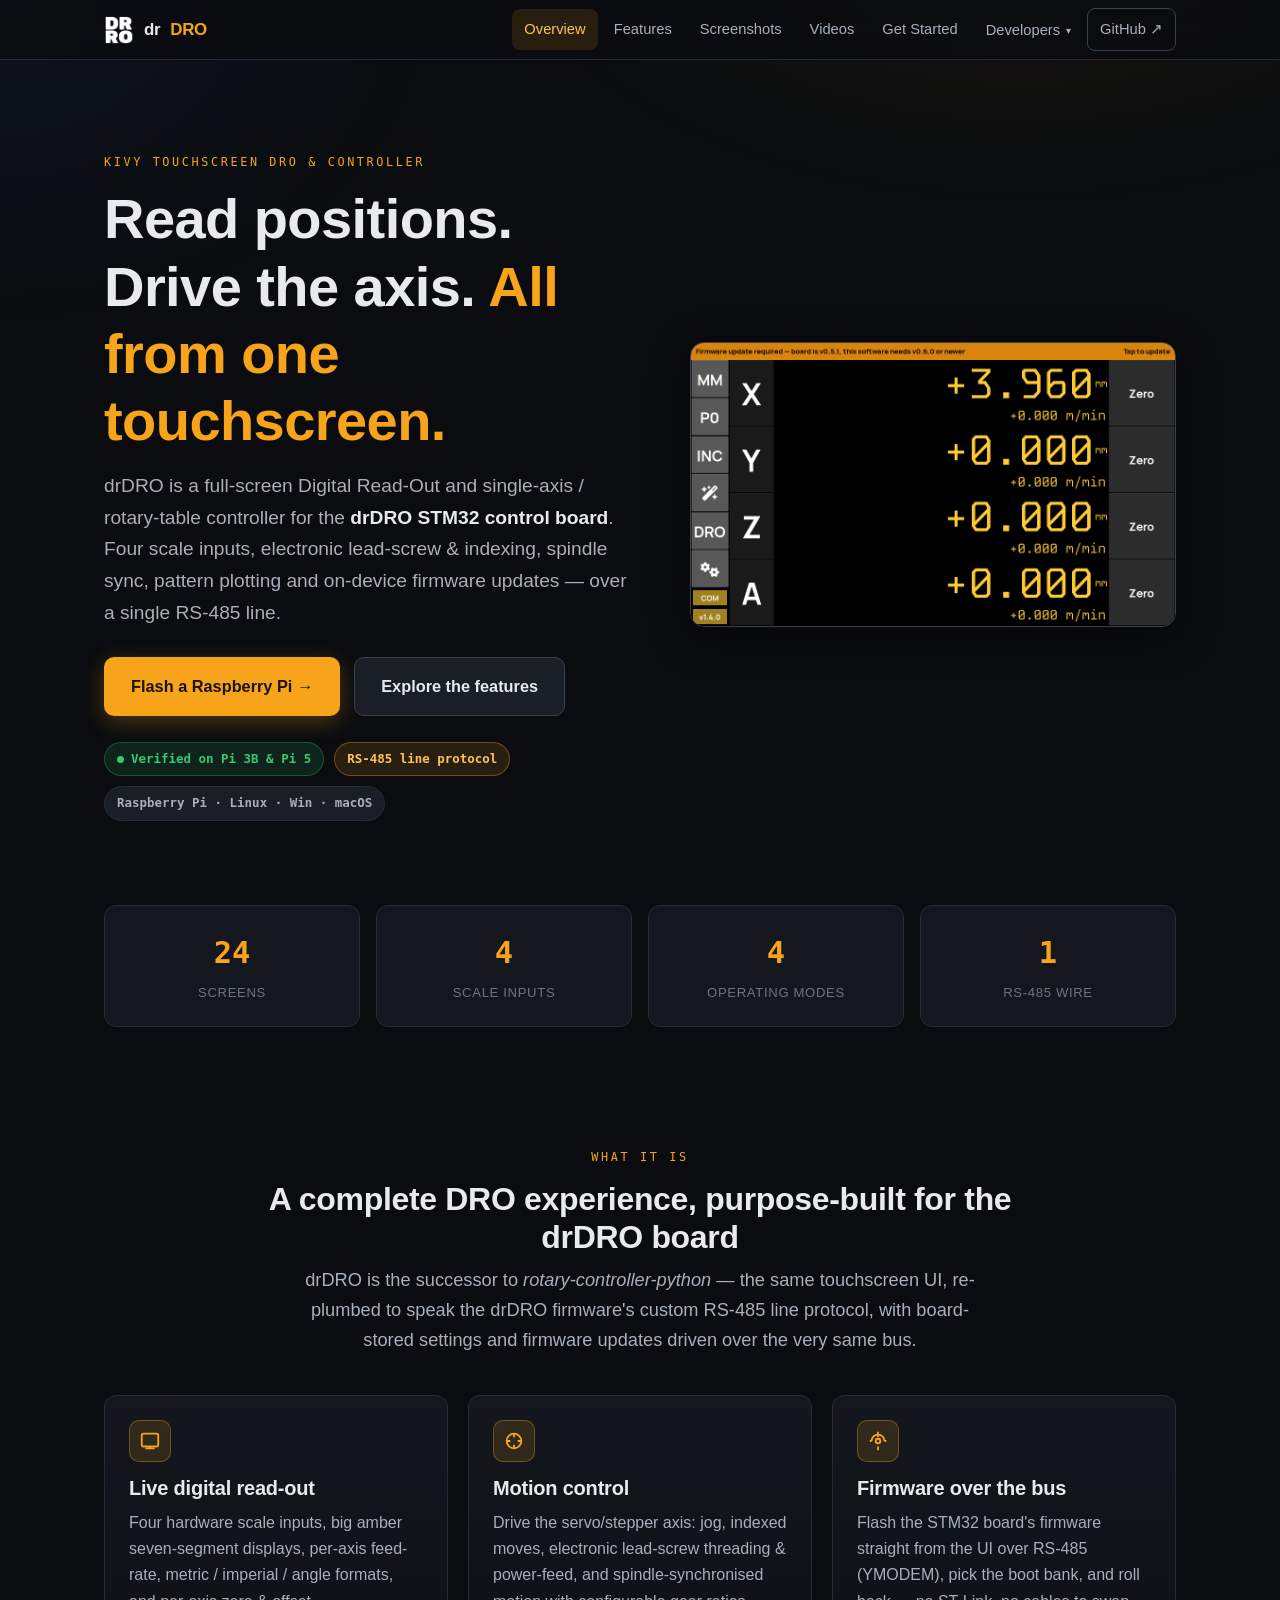
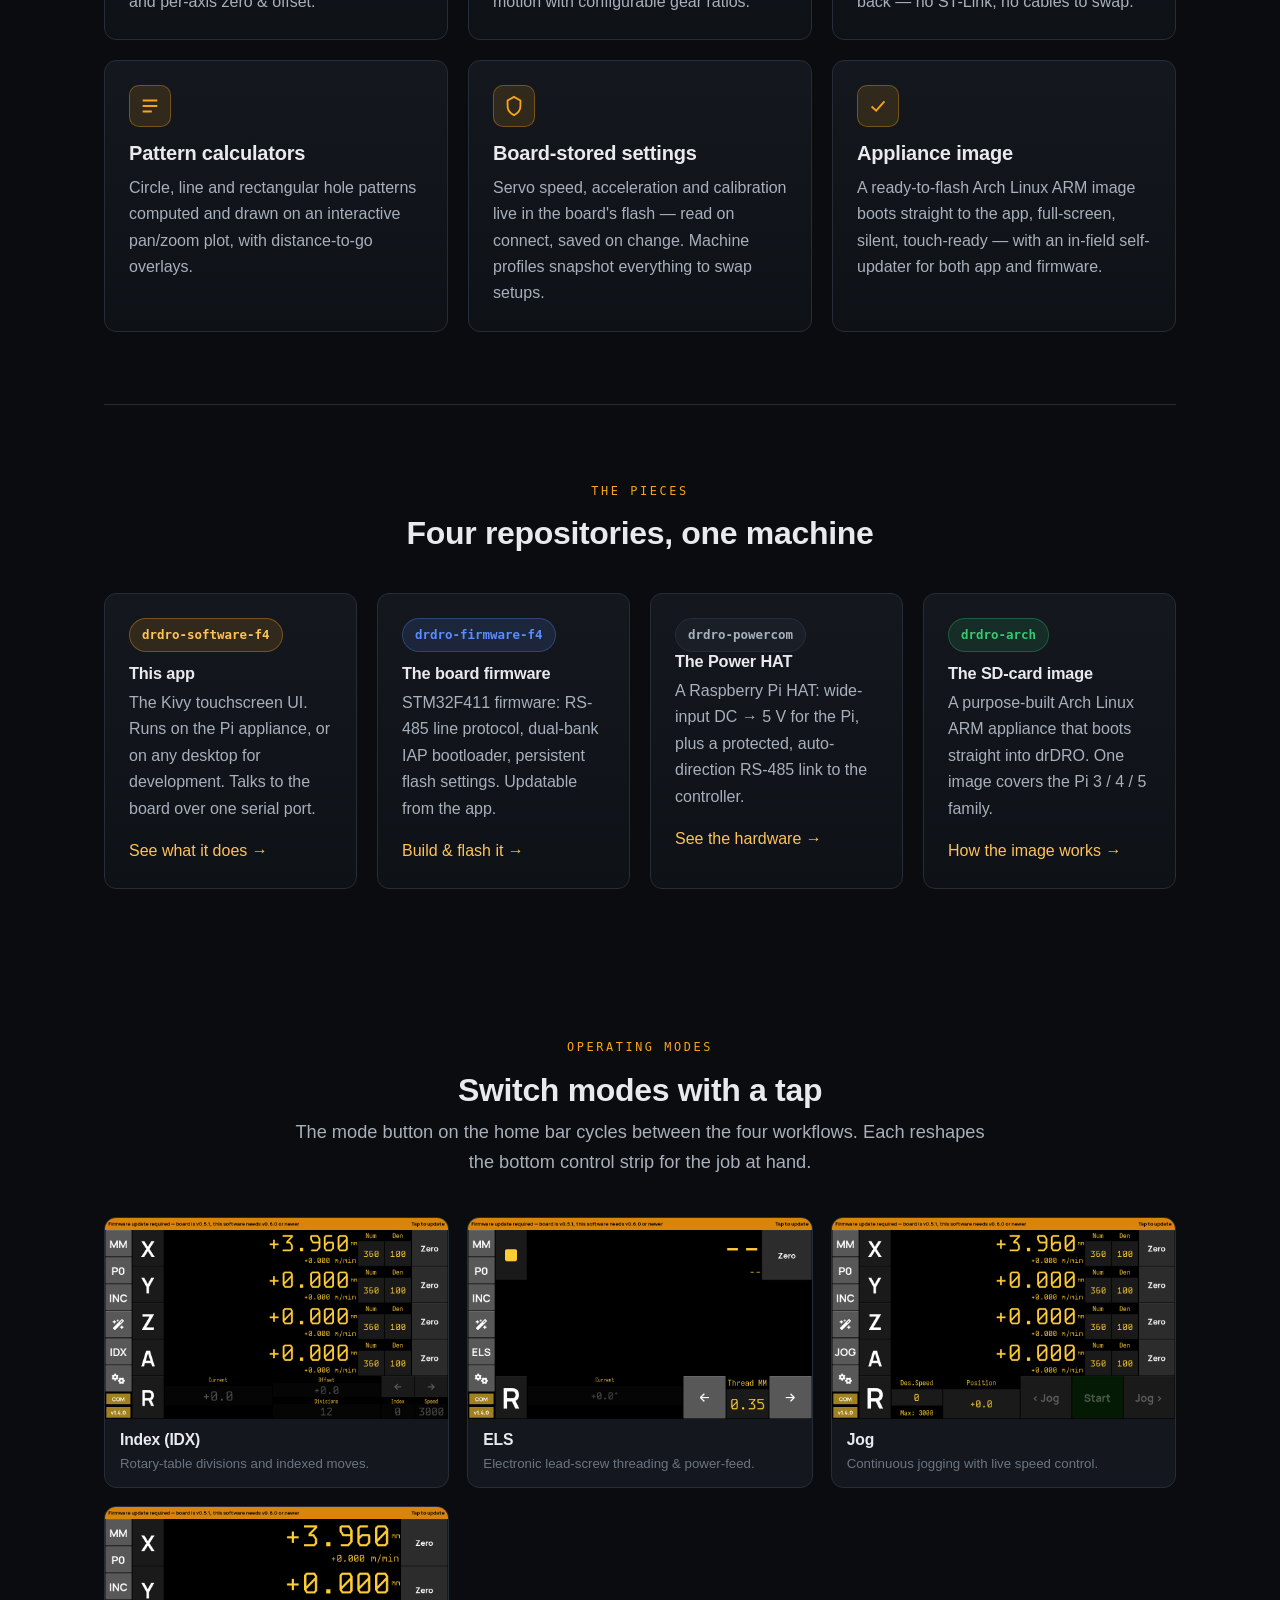
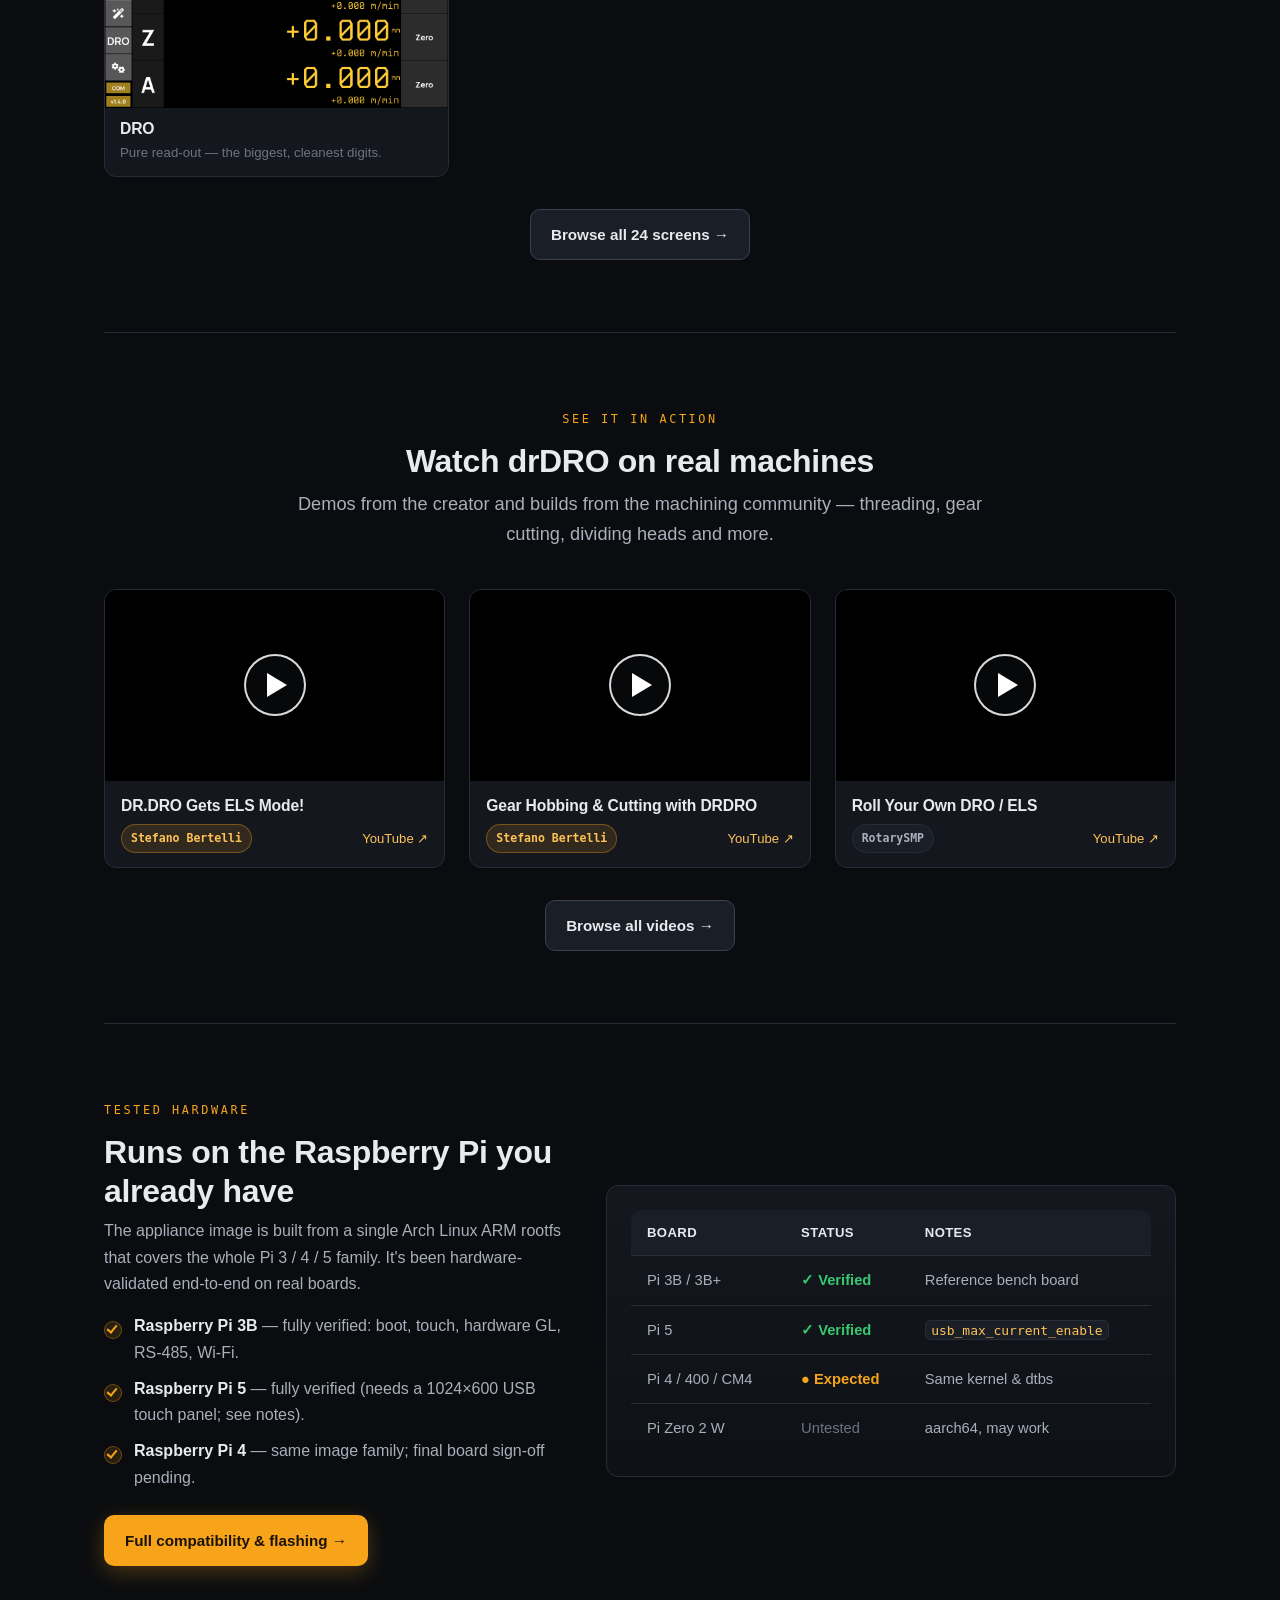
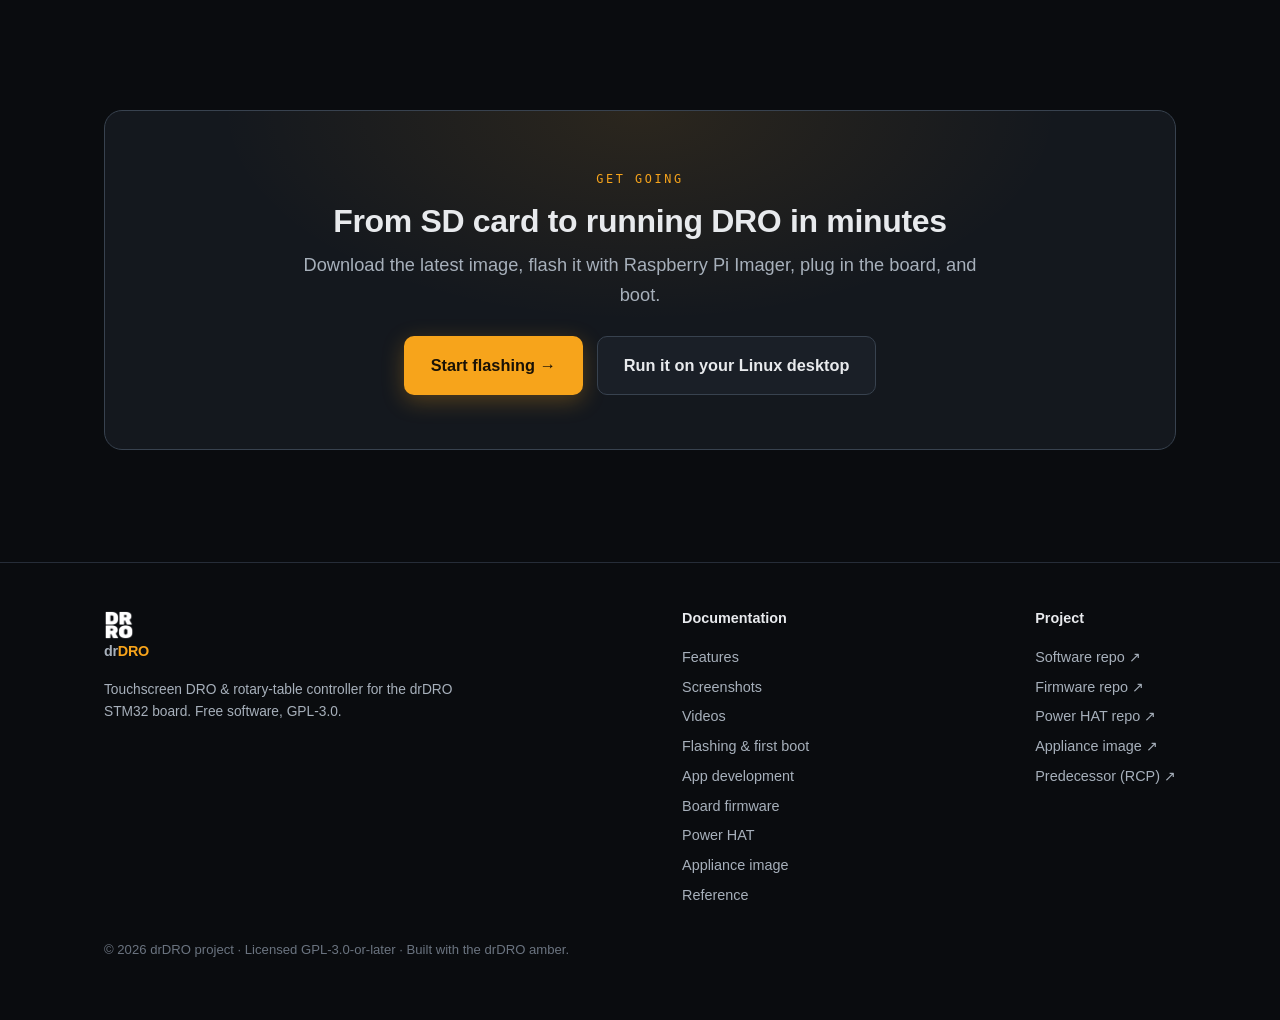
<file: index.html>
<!doctype html>
<html lang="en">
<head>
  <meta charset="utf-8">
  <meta name="viewport" content="width=device-width, initial-scale=1">
  <title>drDRO — Touchscreen DRO &amp; rotary controller</title>
  <meta name="description" content="drDRO is a Kivy touchscreen Digital Read-Out and single-axis / rotary-table controller for the drDRO STM32 board. Runs on Raspberry Pi or desktop Linux.">
  <link rel="icon" type="image/png" href="assets/img/favicon.png">
  <link rel="stylesheet" href="assets/css/style.css">
</head>
<body>

<nav class="nav">
  <div class="nav-inner">
    <a class="brand" href="index.html"><img class="logo" src="assets/img/logo.png" alt=""> dr<b>DRO</b></a>
    <button class="nav-toggle" aria-label="Menu">&#8801;</button>
    <div class="nav-links">
      <a href="index.html">Overview</a>
      <a href="features.html">Features</a>
      <a href="screenshots.html">Screenshots</a>
      <a href="videos.html">Videos</a>
      <a href="flash.html">Get Started</a>
      <div class="nav-dd">
        <button class="nav-dd-btn" aria-haspopup="true" aria-expanded="false">Developers <span aria-hidden="true">&#9662;</span></button>
        <div class="nav-dd-menu">
          <a href="develop.html">App development</a>
          <a href="firmware.html">Board firmware</a>
          <a href="powerhat.html">Power HAT</a>
          <a href="arch.html">Appliance image</a>
          <a href="reference.html">Protocol reference</a>
        </div>
      </div>
      <a class="nav-cta" href="https://github.com/bartei/drdro-software-f4" target="_blank" rel="noopener">GitHub &#8599;</a>
    </div>
  </div>
</nav>

<!-- HERO -->
<header class="hero">
  <div class="wrap hero-grid">
    <div>
      <span class="eyebrow">Kivy touchscreen DRO &amp; controller</span>
      <h1>Read positions. Drive the axis. <span class="amber">All from one touchscreen.</span></h1>
      <p class="lead">
        drDRO is a full-screen Digital Read-Out and single-axis / rotary-table controller for the
        <strong>drDRO STM32 control board</strong>. Four scale inputs, electronic lead-screw &amp;
        indexing, spindle sync, pattern plotting and on-device firmware updates — over a single RS-485 line.
      </p>
      <div class="btn-row">
        <a class="btn btn-primary btn-lg" href="flash.html">Flash a Raspberry Pi &#8594;</a>
        <a class="btn btn-ghost btn-lg" href="features.html">Explore the features</a>
      </div>
      <div class="hero-badges">
        <span class="chip green"><span class="dot"></span> Verified on Pi 3B &amp; Pi 5</span>
        <span class="chip amber">RS-485 line protocol</span>
        <span class="chip">Raspberry Pi · Linux · Win · macOS</span>
      </div>
    </div>
    <div class="hero-shot">
      <img src="assets/shots/home-dro.png" alt="drDRO home screen in DRO mode showing four axis readouts" data-zoom="assets/shots/home-dro.png" data-cap="Home screen — DRO mode with the firmware-update banner">
    </div>
  </div>
</header>

<!-- STATS -->
<section class="section-tight">
  <div class="wrap">
    <div class="stats-row">
      <div class="stat"><div class="n">24</div><div class="l">Screens</div></div>
      <div class="stat"><div class="n">4</div><div class="l">Scale inputs</div></div>
      <div class="stat"><div class="n">4</div><div class="l">Operating modes</div></div>
      <div class="stat"><div class="n">1</div><div class="l">RS-485 wire</div></div>
    </div>
  </div>
</section>

<!-- WHAT IS IT -->
<section class="section anchor-h" id="what">
  <div class="wrap">
    <div class="center" style="max-width:52rem;margin:0 auto 2.5rem">
      <span class="eyebrow">What it is</span>
      <h2>A complete DRO experience, purpose-built for the drDRO board</h2>
      <p class="lead" style="margin:0 auto">
        drDRO is the successor to <em>rotary-controller-python</em> — the same touchscreen UI, re-plumbed to
        speak the drDRO firmware's custom RS-485 line protocol, with board-stored settings and firmware
        updates driven over the very same bus.
      </p>
    </div>

    <div class="grid grid-3">
      <div class="card">
        <div class="ico">
          <svg viewBox="0 0 24 24" fill="none" stroke="currentColor" stroke-width="2"><rect x="3" y="4" width="18" height="14" rx="2"/><path d="M7 20h10M12 18v2"/></svg>
        </div>
        <h3>Live digital read-out</h3>
        <p>Four hardware scale inputs, big amber seven-segment displays, per-axis feed-rate, metric / imperial / angle formats, and per-axis zero &amp; offset.</p>
      </div>
      <div class="card">
        <div class="ico">
          <svg viewBox="0 0 24 24" fill="none" stroke="currentColor" stroke-width="2"><circle cx="12" cy="12" r="8"/><path d="M12 4v4M12 16v4M4 12h4M16 12h4"/></svg>
        </div>
        <h3>Motion control</h3>
        <p>Drive the servo/stepper axis: jog, indexed moves, electronic lead-screw threading &amp; power-feed, and spindle-synchronised motion with configurable gear ratios.</p>
      </div>
      <div class="card">
        <div class="ico">
          <svg viewBox="0 0 24 24" fill="none" stroke="currentColor" stroke-width="2"><path d="M12 2v6M12 22v-4"/><path d="M5 12a7 7 0 0 1 14 0"/><path d="M3 12h2M19 12h2"/><circle cx="12" cy="12" r="2.5"/></svg>
        </div>
        <h3>Firmware over the bus</h3>
        <p>Flash the STM32 board's firmware straight from the UI over RS-485 (YMODEM), pick the boot bank, and roll back — no ST-Link, no cables to swap.</p>
      </div>
      <div class="card">
        <div class="ico">
          <svg viewBox="0 0 24 24" fill="none" stroke="currentColor" stroke-width="2"><path d="M4 6h16M4 12h16M4 18h10"/></svg>
        </div>
        <h3>Pattern calculators</h3>
        <p>Circle, line and rectangular hole patterns computed and drawn on an interactive pan/zoom plot, with distance-to-go overlays.</p>
      </div>
      <div class="card">
        <div class="ico">
          <svg viewBox="0 0 24 24" fill="none" stroke="currentColor" stroke-width="2"><path d="M12 2l7 4v6c0 5-3 8-7 10-4-2-7-5-7-10V6z"/></svg>
        </div>
        <h3>Board-stored settings</h3>
        <p>Servo speed, acceleration and calibration live in the board's flash — read on connect, saved on change. Machine profiles snapshot everything to swap setups.</p>
      </div>
      <div class="card">
        <div class="ico">
          <svg viewBox="0 0 24 24" fill="none" stroke="currentColor" stroke-width="2"><path d="M5 12.5 10 17l9-10"/></svg>
        </div>
        <h3>Appliance image</h3>
        <p>A ready-to-flash Arch Linux ARM image boots straight to the app, full-screen, silent, touch-ready — with an in-field self-updater for both app and firmware.</p>
      </div>
    </div>
  </div>
</section>

<div class="wrap"><hr class="hr"></div>

<!-- HOW IT FITS -->
<section class="section anchor-h" id="stack">
  <div class="wrap">
    <div class="center" style="max-width:48rem;margin:0 auto 2.5rem">
      <span class="eyebrow">The pieces</span>
      <h2>Four repositories, one machine</h2>
    </div>
    <div class="grid grid-4">
      <div class="card">
        <span class="chip amber" style="margin-bottom:12px">drdro-software-f4</span>
        <h4 class="mt0">This app</h4>
        <p>The Kivy touchscreen UI. Runs on the Pi appliance, or on any desktop for development. Talks to the board over one serial port.</p>
        <a href="features.html">See what it does &#8594;</a>
      </div>
      <div class="card">
        <span class="chip blue" style="margin-bottom:12px">drdro-firmware-f4</span>
        <h4 class="mt0">The board firmware</h4>
        <p>STM32F411 firmware: RS-485 line protocol, dual-bank IAP bootloader, persistent flash settings. Updatable from the app.</p>
        <a href="firmware.html">Build &amp; flash it &#8594;</a>
      </div>
      <div class="card">
        <span class="chip">drdro-powercom</span>
        <h4 class="mt0">The Power HAT</h4>
        <p>A Raspberry Pi HAT: wide-input DC → 5 V for the Pi, plus a protected, auto-direction RS-485 link to the controller.</p>
        <a href="powerhat.html">See the hardware &#8594;</a>
      </div>
      <div class="card">
        <span class="chip green" style="margin-bottom:12px">drdro-arch</span>
        <h4 class="mt0">The SD-card image</h4>
        <p>A purpose-built Arch Linux ARM appliance that boots straight into drDRO. One image covers the Pi 3 / 4 / 5 family.</p>
        <a href="arch.html">How the image works &#8594;</a>
      </div>
    </div>
  </div>
</section>

<!-- MODES -->
<section class="section anchor-h" id="modes">
  <div class="wrap">
    <div class="center" style="max-width:48rem;margin:0 auto 2.5rem">
      <span class="eyebrow">Operating modes</span>
      <h2>Switch modes with a tap</h2>
      <p class="lead" style="margin:0 auto">The mode button on the home bar cycles between the four workflows. Each reshapes the bottom control strip for the job at hand.</p>
    </div>
    <div class="gallery">
      <div class="shot"><div class="thumb"><img src="assets/shots/home-index.png" alt="Index mode" data-zoom="assets/shots/home-index.png" data-cap="Index (IDX) mode — divisions & indexed moves"></div>
        <div class="cap"><h4>Index (IDX)</h4><p>Rotary-table divisions and indexed moves.</p></div></div>
      <div class="shot"><div class="thumb"><img src="assets/shots/home-els.png" alt="ELS mode" data-zoom="assets/shots/home-els.png" data-cap="ELS mode — electronic lead-screw threading & feed"></div>
        <div class="cap"><h4>ELS</h4><p>Electronic lead-screw threading &amp; power-feed.</p></div></div>
      <div class="shot"><div class="thumb"><img src="assets/shots/home-jog.png" alt="Jog mode" data-zoom="assets/shots/home-jog.png" data-cap="Jog mode — continuous jogging with speed control"></div>
        <div class="cap"><h4>Jog</h4><p>Continuous jogging with live speed control.</p></div></div>
      <div class="shot"><div class="thumb"><img src="assets/shots/home-dro.png" alt="DRO mode" data-zoom="assets/shots/home-dro.png" data-cap="DRO mode — pure read-out, maximum digits"></div>
        <div class="cap"><h4>DRO</h4><p>Pure read-out — the biggest, cleanest digits.</p></div></div>
    </div>
    <div class="center" style="margin-top:2rem">
      <a class="btn btn-ghost" href="screenshots.html">Browse all 24 screens &#8594;</a>
    </div>
  </div>
</section>

<div class="wrap"><hr class="hr"></div>

<!-- VIDEOS TEASER -->
<section class="section anchor-h" id="videos">
  <div class="wrap">
    <div class="center" style="max-width:48rem;margin:0 auto 2.5rem">
      <span class="eyebrow">See it in action</span>
      <h2>Watch drDRO on real machines</h2>
      <p class="lead" style="margin:0 auto">Demos from the creator and builds from the machining community — threading, gear cutting, dividing heads and more.</p>
    </div>
    <div class="video-grid">
      <div class="video-card">
        <button class="video-thumb" data-ytid="z_Kikq3XB_o" data-bg="https://i.ytimg.com/vi/z_Kikq3XB_o/hqdefault.jpg" aria-label="Play: DR.DRO Gets ELS Mode!"><span class="video-play" aria-hidden="true"></span></button>
        <div class="video-meta"><h4>DR.DRO Gets ELS Mode!</h4>
          <div class="video-sub"><span class="chip amber">Stefano Bertelli</span><a href="https://youtu.be/z_Kikq3XB_o" target="_blank" rel="noopener">YouTube &#8599;</a></div></div>
      </div>
      <div class="video-card">
        <button class="video-thumb" data-ytid="8aenvIK-HLw" data-bg="https://i.ytimg.com/vi/8aenvIK-HLw/hqdefault.jpg" aria-label="Play: How to Use DRDRO for Gear Hobbing and Cutting"><span class="video-play" aria-hidden="true"></span></button>
        <div class="video-meta"><h4>Gear Hobbing &amp; Cutting with DRDRO</h4>
          <div class="video-sub"><span class="chip amber">Stefano Bertelli</span><a href="https://youtu.be/8aenvIK-HLw" target="_blank" rel="noopener">YouTube &#8599;</a></div></div>
      </div>
      <div class="video-card">
        <button class="video-thumb" data-ytid="C2NfHBB82QU" data-bg="https://i.ytimg.com/vi/C2NfHBB82QU/hqdefault.jpg" aria-label="Play: Roll your own DRO / ELS"><span class="video-play" aria-hidden="true"></span></button>
        <div class="video-meta"><h4>Roll Your Own DRO / ELS</h4>
          <div class="video-sub"><span class="chip">RotarySMP</span><a href="https://youtu.be/C2NfHBB82QU" target="_blank" rel="noopener">YouTube &#8599;</a></div></div>
      </div>
    </div>
    <div class="center" style="margin-top:2rem">
      <a class="btn btn-ghost" href="videos.html">Browse all videos &#8594;</a>
    </div>
  </div>
</section>

<div class="wrap"><hr class="hr"></div>

<!-- COMPAT -->
<section class="section anchor-h" id="compat">
  <div class="wrap">
    <div class="grid grid-2" style="align-items:center;gap:44px">
      <div>
        <span class="eyebrow">Tested hardware</span>
        <h2>Runs on the Raspberry Pi you already have</h2>
        <p>The appliance image is built from a single Arch Linux ARM rootfs that covers the whole Pi 3 / 4 / 5 family. It's been hardware-validated end-to-end on real boards.</p>
        <ul class="ticks">
          <li><strong>Raspberry Pi 3B</strong> — fully verified: boot, touch, hardware GL, RS-485, Wi-Fi.</li>
          <li><strong>Raspberry Pi 5</strong> — fully verified (needs a 1024×600 USB touch panel; see notes).</li>
          <li><strong>Raspberry Pi 4</strong> — same image family; final board sign-off pending.</li>
        </ul>
        <a class="btn btn-primary" href="flash.html#compat" style="margin-top:8px">Full compatibility &amp; flashing &#8594;</a>
      </div>
      <div class="card">
        <div class="table-wrap" style="border:0">
          <table>
            <thead><tr><th>Board</th><th>Status</th><th>Notes</th></tr></thead>
            <tbody>
              <tr><td>Pi 3B / 3B+</td><td><span class="tick">&#10003; Verified</span></td><td>Reference bench board</td></tr>
              <tr><td>Pi 5</td><td><span class="tick">&#10003; Verified</span></td><td><code>usb_max_current_enable</code></td></tr>
              <tr><td>Pi 4 / 400 / CM4</td><td><span class="warnmark">&#9679; Expected</span></td><td>Same kernel &amp; dtbs</td></tr>
              <tr><td>Pi Zero 2 W</td><td><span class="muted">Untested</span></td><td>aarch64, may work</td></tr>
            </tbody>
          </table>
        </div>
      </div>
    </div>
  </div>
</section>

<!-- CTA -->
<section class="section">
  <div class="wrap">
    <div class="cta">
      <span class="eyebrow">Get going</span>
      <h2>From SD card to running DRO in minutes</h2>
      <p class="lead" style="margin:0 auto 1.6rem">Download the latest image, flash it with Raspberry Pi Imager, plug in the board, and boot.</p>
      <div class="btn-row" style="justify-content:center">
        <a class="btn btn-primary btn-lg" href="flash.html">Start flashing &#8594;</a>
        <a class="btn btn-ghost btn-lg" href="develop.html">Run it on your Linux desktop</a>
      </div>
    </div>
  </div>
</section>

<footer class="footer">
  <div class="wrap footer-grid">
    <div style="max-width:22rem">
      <a class="brand" href="index.html"><img class="logo" src="assets/img/logo.png" alt=""> dr<b>DRO</b></a>
      <p class="small" style="margin-top:12px">Touchscreen DRO &amp; rotary-table controller for the drDRO STM32 board. Free software, GPL-3.0.</p>
    </div>
    <div>
      <h5>Documentation</h5>
      <a href="features.html">Features</a>
      <a href="screenshots.html">Screenshots</a>
      <a href="videos.html">Videos</a>
      <a href="flash.html">Flashing &amp; first boot</a>
      <a href="develop.html">App development</a>
      <a href="firmware.html">Board firmware</a>
      <a href="powerhat.html">Power HAT</a>
      <a href="arch.html">Appliance image</a>
      <a href="reference.html">Reference</a>
    </div>
    <div>
      <h5>Project</h5>
      <a href="https://github.com/bartei/drdro-software-f4" target="_blank" rel="noopener">Software repo &#8599;</a>
      <a href="https://github.com/bartei/drdro-firmware-f4" target="_blank" rel="noopener">Firmware repo &#8599;</a>
      <a href="https://github.com/bartei/drdro-powercom" target="_blank" rel="noopener">Power HAT repo &#8599;</a>
      <a href="https://github.com/bartei/drdro-arch" target="_blank" rel="noopener">Appliance image &#8599;</a>
      <a href="https://github.com/bartei/rotary-controller-python" target="_blank" rel="noopener">Predecessor (RCP) &#8599;</a>
    </div>
  </div>
  <div class="wrap fnote">&copy; <span data-year>2026</span> drDRO project · Licensed GPL-3.0-or-later · Built with the drDRO amber.</div>
</footer>

<script src="assets/js/main.js"></script>
</body>
</html>
</file>
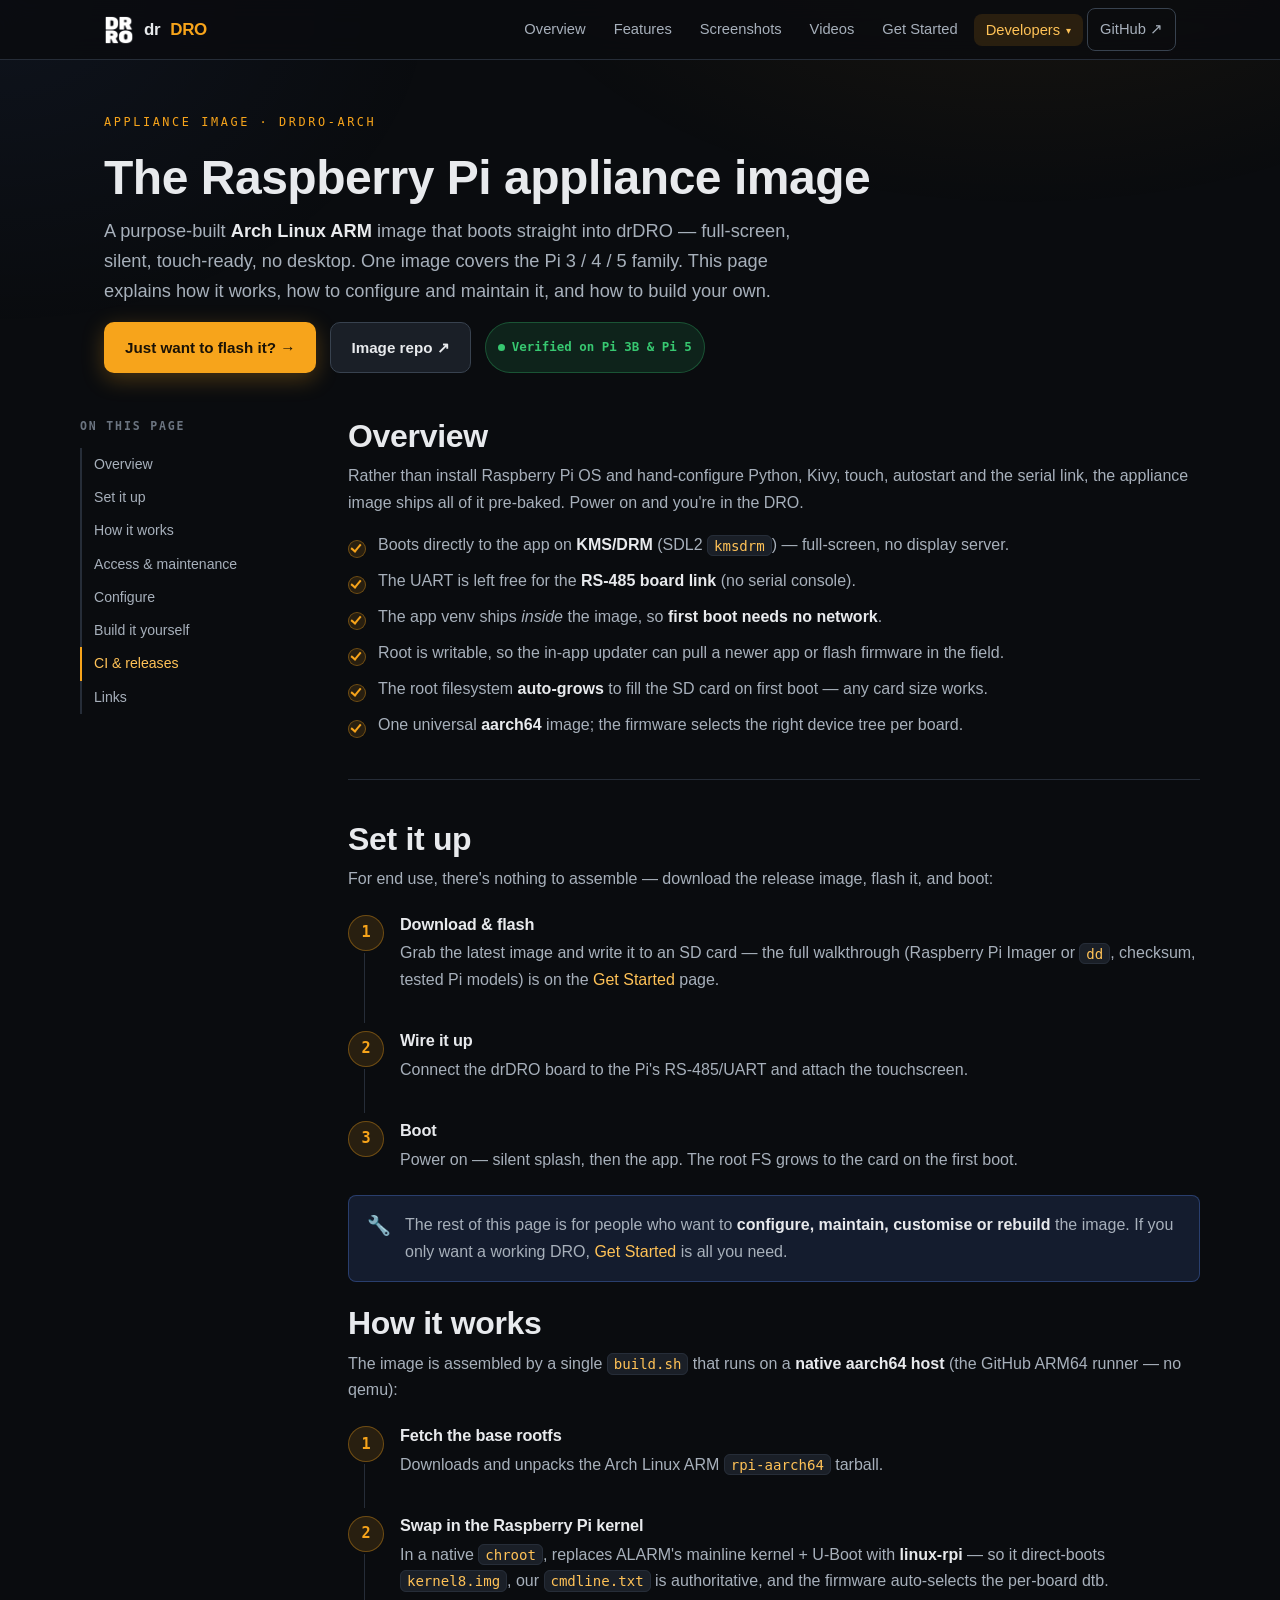
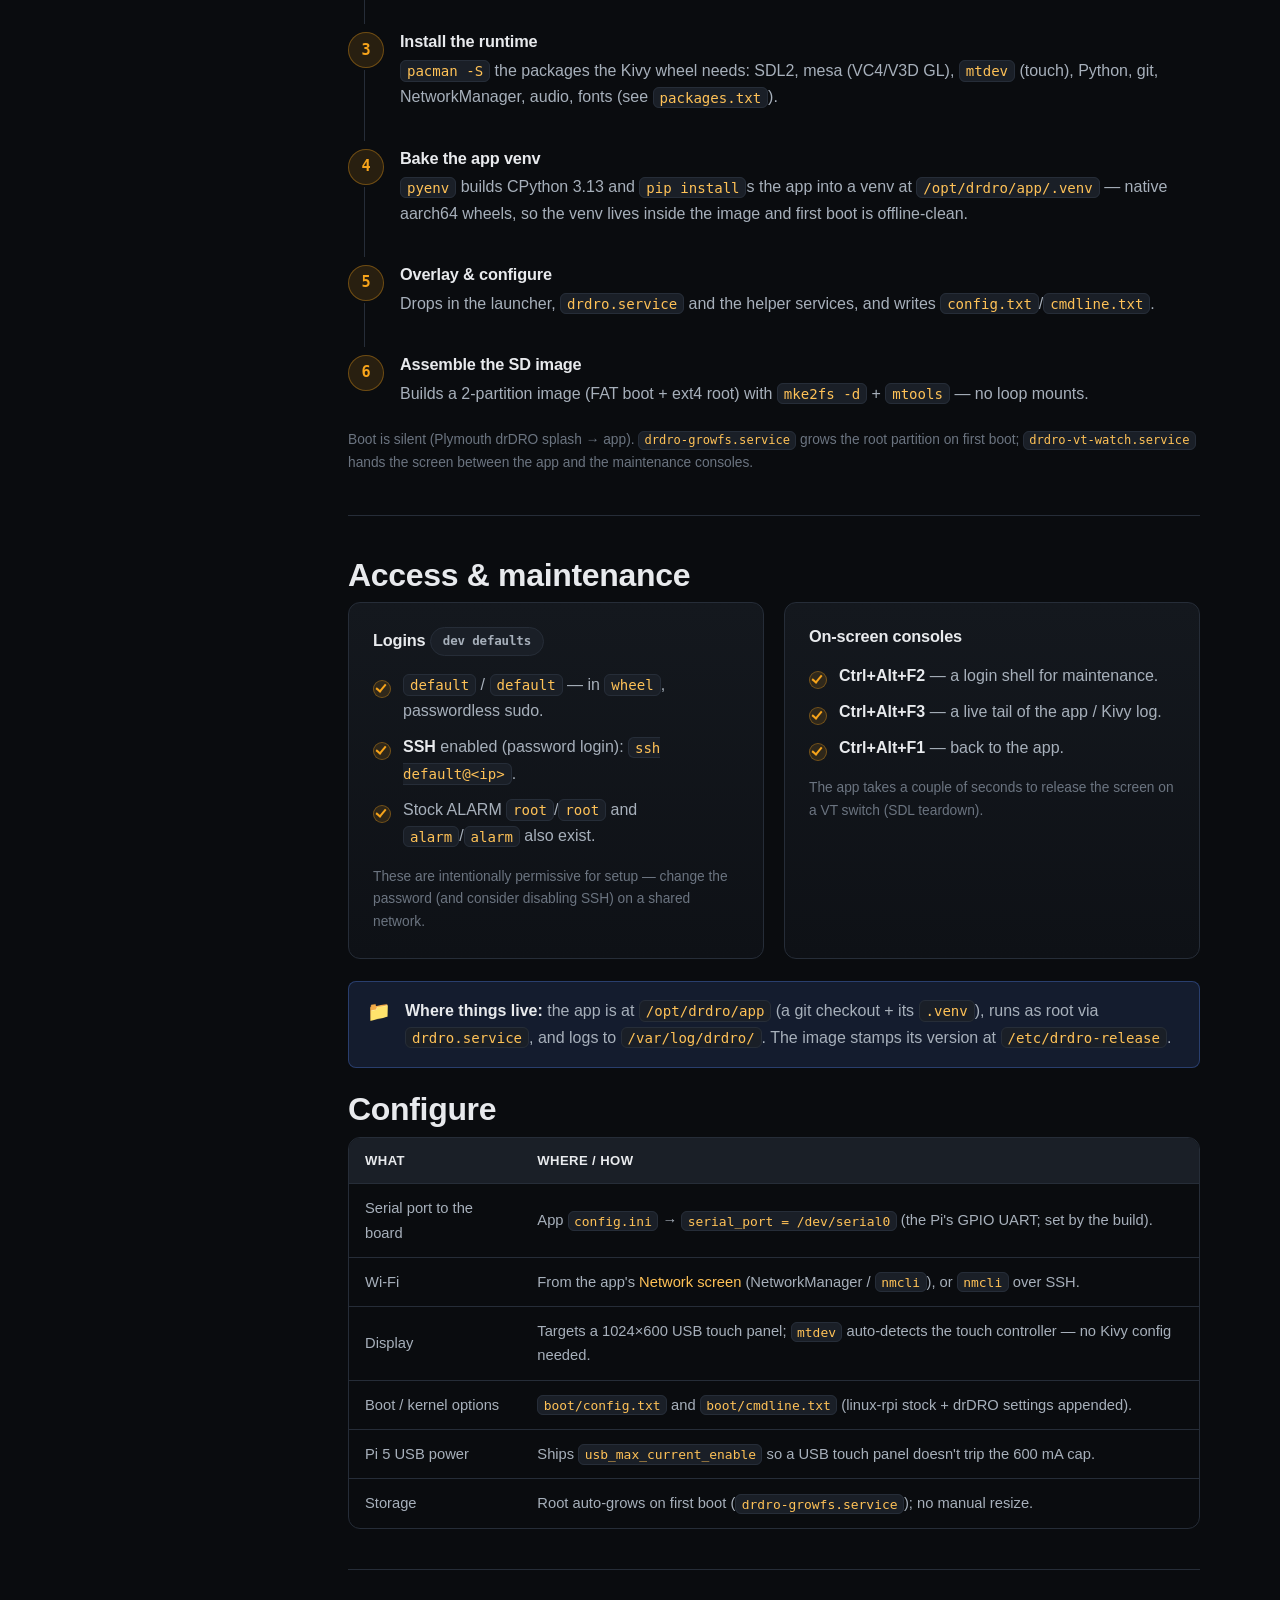
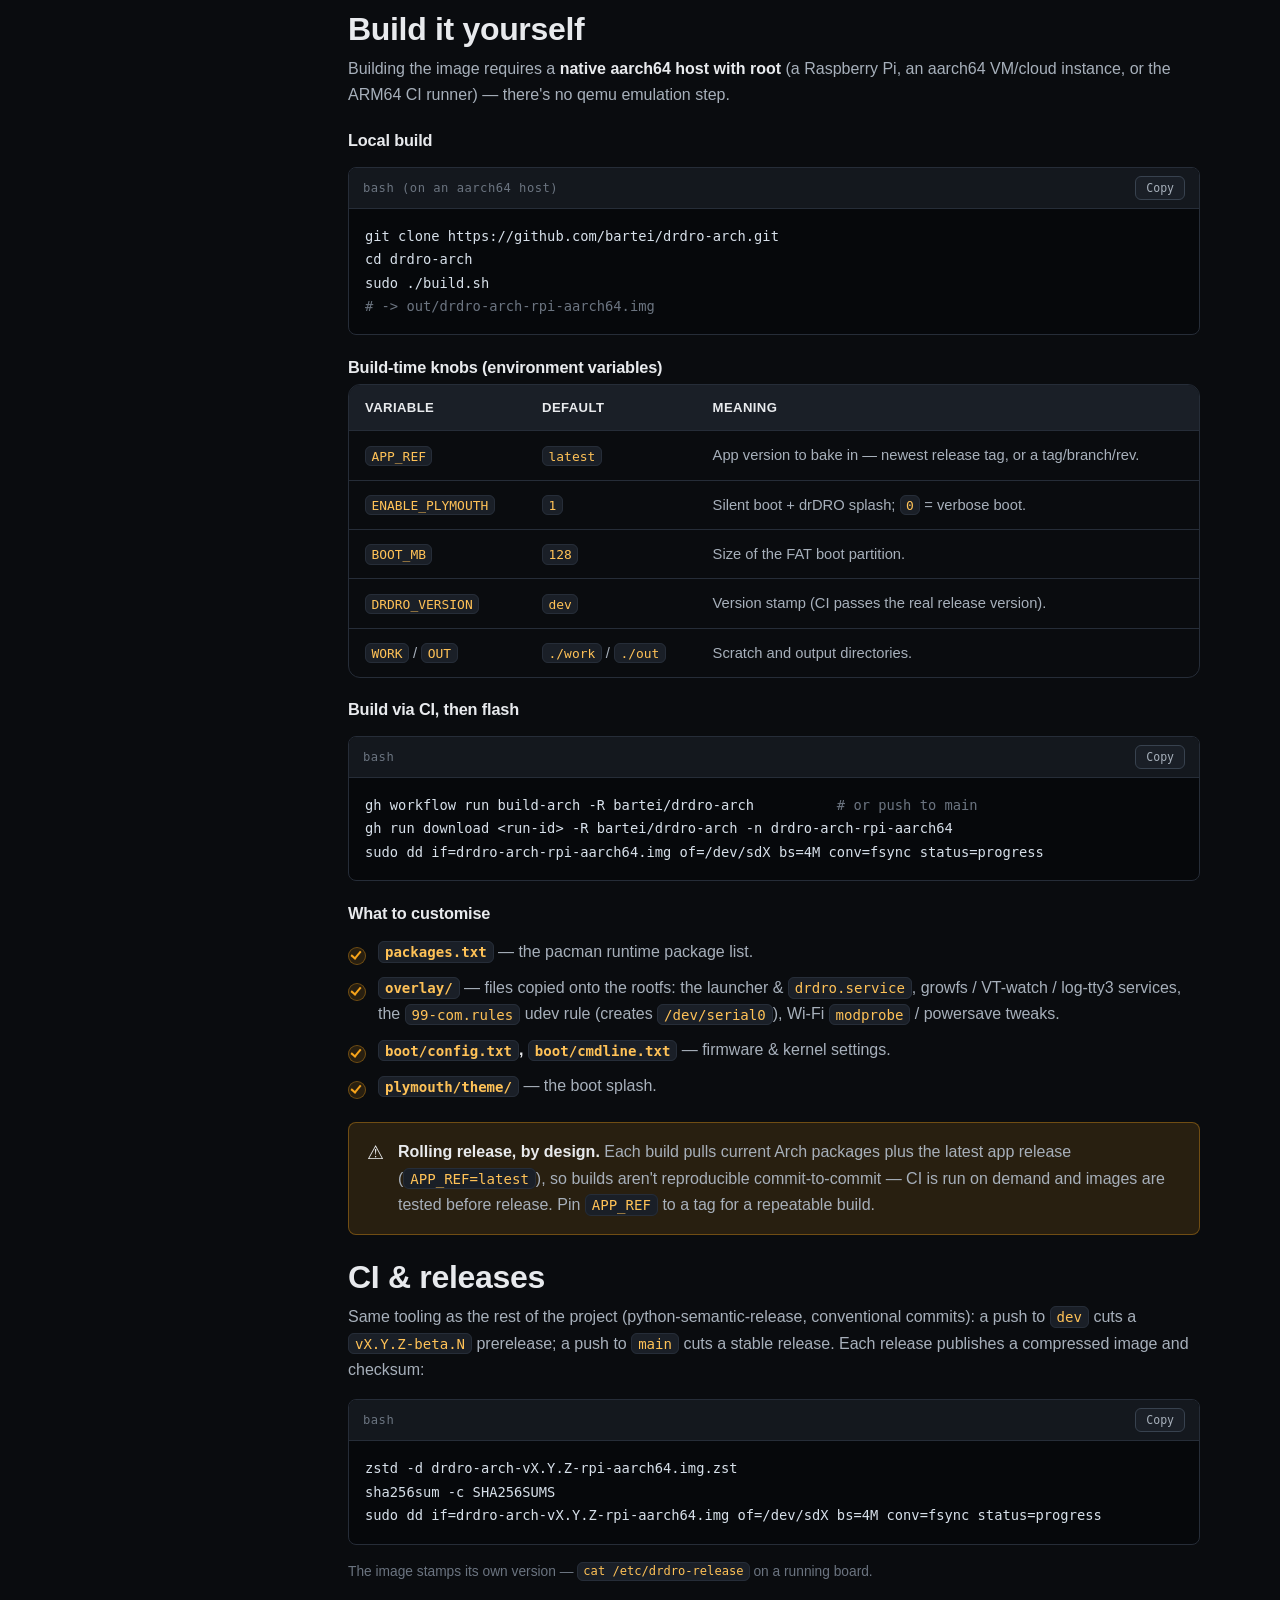
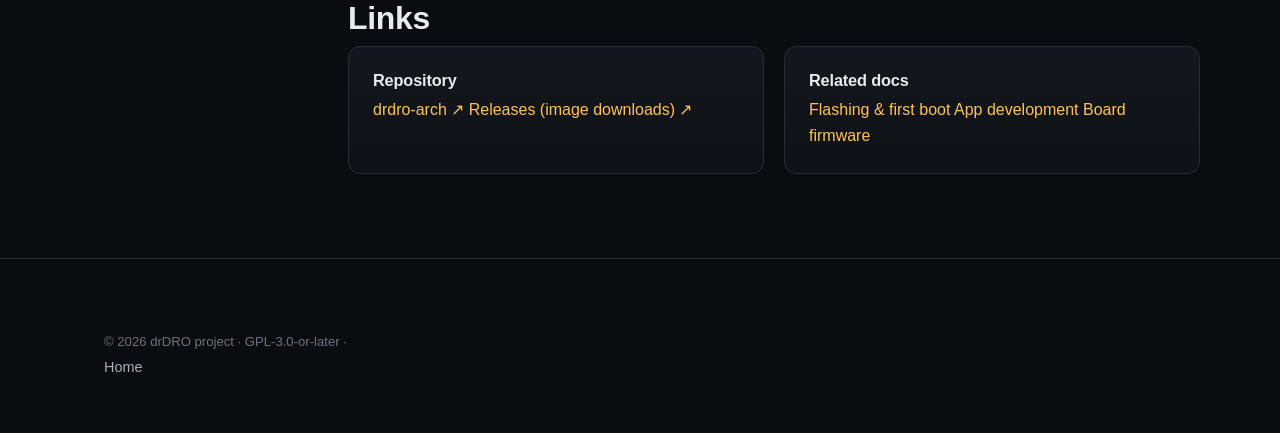
<file: arch.html>
<!doctype html>
<html lang="en">
<head>
  <meta charset="utf-8">
  <meta name="viewport" content="width=device-width, initial-scale=1">
  <title>Appliance image (drdro-arch) — drDRO</title>
  <meta name="description" content="Understand, configure and build the drDRO Raspberry Pi appliance image (Arch Linux ARM): boot flow, access & maintenance, serial/Wi-Fi/display config, and building it yourself.">
  <link rel="icon" type="image/png" href="assets/img/favicon.png">
  <link rel="stylesheet" href="assets/css/style.css">
</head>
<body>

<nav class="nav">
  <div class="nav-inner">
    <a class="brand" href="index.html"><img class="logo" src="assets/img/logo.png" alt=""> dr<b>DRO</b></a>
    <button class="nav-toggle" aria-label="Menu">&#8801;</button>
    <div class="nav-links">
      <a href="index.html">Overview</a>
      <a href="features.html">Features</a>
      <a href="screenshots.html">Screenshots</a>
      <a href="videos.html">Videos</a>
      <a href="flash.html">Get Started</a>
      <div class="nav-dd">
        <button class="nav-dd-btn" aria-haspopup="true" aria-expanded="false">Developers <span aria-hidden="true">&#9662;</span></button>
        <div class="nav-dd-menu">
          <a href="develop.html">App development</a>
          <a href="firmware.html">Board firmware</a>
          <a href="powerhat.html">Power HAT</a>
          <a href="arch.html">Appliance image</a>
          <a href="reference.html">Protocol reference</a>
        </div>
      </div>
      <a class="nav-cta" href="https://github.com/bartei/drdro-arch" target="_blank" rel="noopener">GitHub &#8599;</a>
    </div>
  </div>
</nav>

<header class="section-tight" style="padding-top:48px">
  <div class="wrap">
    <span class="eyebrow">Appliance image · drdro-arch</span>
    <h1 style="font-size:clamp(2rem,4.4vw,3rem);margin:.2rem 0 .6rem">The Raspberry Pi appliance image</h1>
    <p class="lead">A purpose-built <strong>Arch Linux ARM</strong> image that boots straight into drDRO —
      full-screen, silent, touch-ready, no desktop. One image covers the Pi 3 / 4 / 5 family. This page explains
      how it works, how to configure and maintain it, and how to build your own.</p>
    <div class="btn-row" style="margin-top:6px">
      <a class="btn btn-primary" href="flash.html">Just want to flash it? &#8594;</a>
      <a class="btn btn-ghost" href="https://github.com/bartei/drdro-arch" target="_blank" rel="noopener">Image repo &#8599;</a>
      <span class="chip green"><span class="dot"></span> Verified on Pi 3B &amp; Pi 5</span>
    </div>
  </div>
</header>

<div class="wrap section-tight" style="padding-top:0">
<div class="doc-layout">

  <aside class="toc">
    <h5>On this page</h5>
    <a href="#overview">Overview</a>
    <a href="#setup">Set it up</a>
    <a href="#how">How it works</a>
    <a href="#access">Access &amp; maintenance</a>
    <a href="#configure">Configure</a>
    <a href="#build">Build it yourself</a>
    <a href="#ci">CI &amp; releases</a>
    <a href="#links">Links</a>
  </aside>

  <div>

    <section id="overview" class="anchor-h">
      <h2>Overview</h2>
      <p>Rather than install Raspberry Pi OS and hand-configure Python, Kivy, touch, autostart and the serial link,
        the appliance image ships all of it pre-baked. Power on and you're in the DRO.</p>
      <ul class="ticks">
        <li>Boots directly to the app on <strong>KMS/DRM</strong> (SDL2 <code>kmsdrm</code>) — full-screen, no display server.</li>
        <li>The UART is left free for the <strong>RS-485 board link</strong> (no serial console).</li>
        <li>The app venv ships <em>inside</em> the image, so <strong>first boot needs no network</strong>.</li>
        <li>Root is writable, so the in-app updater can pull a newer app or flash firmware in the field.</li>
        <li>The root filesystem <strong>auto-grows</strong> to fill the SD card on first boot — any card size works.</li>
        <li>One universal <strong>aarch64</strong> image; the firmware selects the right device tree per board.</li>
      </ul>
    </section>

    <hr class="hr" style="margin:40px 0">

    <section id="setup" class="anchor-h">
      <h2>Set it up</h2>
      <p>For end use, there's nothing to assemble — download the release image, flash it, and boot:</p>
      <ol class="steps">
        <li><h4>Download &amp; flash</h4><p>Grab the latest image and write it to an SD card — the full walkthrough (Raspberry Pi Imager or <code>dd</code>, checksum, tested Pi models) is on the <a href="flash.html">Get Started</a> page.</p></li>
        <li><h4>Wire it up</h4><p>Connect the drDRO board to the Pi's RS-485/UART and attach the touchscreen.</p></li>
        <li><h4>Boot</h4><p>Power on — silent splash, then the app. The root FS grows to the card on the first boot.</p></li>
      </ol>
      <div class="callout info"><div class="ci">&#128295;</div><div><p>The rest of this page is for people who want to <b>configure, maintain, customise or rebuild</b> the image. If you only want a working DRO, <a href="flash.html">Get Started</a> is all you need.</p></div></div>
    </section>

    <section id="how" class="anchor-h">
      <h2>How it works</h2>
      <p>The image is assembled by a single <code>build.sh</code> that runs on a <strong>native aarch64 host</strong>
        (the GitHub ARM64 runner — no qemu):</p>
      <ol class="steps">
        <li><h4>Fetch the base rootfs</h4><p>Downloads and unpacks the Arch Linux ARM <code>rpi-aarch64</code> tarball.</p></li>
        <li><h4>Swap in the Raspberry Pi kernel</h4><p>In a native <code>chroot</code>, replaces ALARM's mainline kernel + U-Boot with <strong>linux-rpi</strong> — so it direct-boots <code>kernel8.img</code>, our <code>cmdline.txt</code> is authoritative, and the firmware auto-selects the per-board dtb.</p></li>
        <li><h4>Install the runtime</h4><p><code>pacman -S</code> the packages the Kivy wheel needs: SDL2, mesa (VC4/V3D GL), <code>mtdev</code> (touch), Python, git, NetworkManager, audio, fonts (see <code>packages.txt</code>).</p></li>
        <li><h4>Bake the app venv</h4><p><code>pyenv</code> builds CPython 3.13 and <code>pip install</code>s the app into a venv at <code>/opt/drdro/app/.venv</code> — native aarch64 wheels, so the venv lives inside the image and first boot is offline-clean.</p></li>
        <li><h4>Overlay &amp; configure</h4><p>Drops in the launcher, <code>drdro.service</code> and the helper services, and writes <code>config.txt</code>/<code>cmdline.txt</code>.</p></li>
        <li><h4>Assemble the SD image</h4><p>Builds a 2-partition image (FAT boot + ext4 root) with <code>mke2fs -d</code> + <code>mtools</code> — no loop mounts.</p></li>
      </ol>
      <p class="small muted">Boot is silent (Plymouth drDRO splash → app). <code>drdro-growfs.service</code> grows the root
        partition on first boot; <code>drdro-vt-watch.service</code> hands the screen between the app and the
        maintenance consoles.</p>
    </section>

    <hr class="hr" style="margin:40px 0">

    <section id="access" class="anchor-h">
      <h2>Access &amp; maintenance</h2>
      <div class="grid grid-2">
        <div class="card">
          <h4 class="mt0">Logins <span class="chip" style="vertical-align:middle">dev defaults</span></h4>
          <ul class="ticks">
            <li><code>default</code> / <code>default</code> — in <code>wheel</code>, passwordless sudo.</li>
            <li><strong>SSH</strong> enabled (password login): <code>ssh default@&lt;ip&gt;</code>.</li>
            <li>Stock ALARM <code>root</code>/<code>root</code> and <code>alarm</code>/<code>alarm</code> also exist.</li>
          </ul>
          <p class="small muted">These are intentionally permissive for setup — change the password (and consider disabling SSH) on a shared network.</p>
        </div>
        <div class="card">
          <h4 class="mt0">On-screen consoles</h4>
          <ul class="ticks">
            <li><strong>Ctrl+Alt+F2</strong> — a login shell for maintenance.</li>
            <li><strong>Ctrl+Alt+F3</strong> — a live tail of the app / Kivy log.</li>
            <li><strong>Ctrl+Alt+F1</strong> — back to the app.</li>
          </ul>
          <p class="small muted">The app takes a couple of seconds to release the screen on a VT switch (SDL teardown).</p>
        </div>
      </div>
      <div class="callout info"><div class="ci">&#128193;</div><div><p><b>Where things live:</b> the app is at <code>/opt/drdro/app</code> (a git checkout + its <code>.venv</code>), runs as root via <code>drdro.service</code>, and logs to <code>/var/log/drdro/</code>. The image stamps its version at <code>/etc/drdro-release</code>.</p></div></div>
    </section>

    <section id="configure" class="anchor-h">
      <h2>Configure</h2>
      <div class="table-wrap">
        <table>
          <thead><tr><th>What</th><th>Where / how</th></tr></thead>
          <tbody>
            <tr><td>Serial port to the board</td><td>App <code>config.ini</code> → <code>serial_port = /dev/serial0</code> (the Pi's GPIO UART; set by the build).</td></tr>
            <tr><td>Wi-Fi</td><td>From the app's <a href="features.html#network">Network screen</a> (NetworkManager / <code>nmcli</code>), or <code>nmcli</code> over SSH.</td></tr>
            <tr><td>Display</td><td>Targets a 1024×600 USB touch panel; <code>mtdev</code> auto-detects the touch controller — no Kivy config needed.</td></tr>
            <tr><td>Boot / kernel options</td><td><code>boot/config.txt</code> and <code>boot/cmdline.txt</code> (linux-rpi stock + drDRO settings appended).</td></tr>
            <tr><td>Pi 5 USB power</td><td>Ships <code>usb_max_current_enable</code> so a USB touch panel doesn't trip the 600 mA cap.</td></tr>
            <tr><td>Storage</td><td>Root auto-grows on first boot (<code>drdro-growfs.service</code>); no manual resize.</td></tr>
          </tbody>
        </table>
      </div>
    </section>

    <hr class="hr" style="margin:40px 0">

    <section id="build" class="anchor-h">
      <h2>Build it yourself</h2>
      <p>Building the image requires a <strong>native aarch64 host with root</strong> (a Raspberry Pi, an aarch64
        VM/cloud instance, or the ARM64 CI runner) — there's no qemu emulation step.</p>

      <h4>Local build</h4>
      <div class="code"><div class="code-head"><span>bash (on an aarch64 host)</span><button class="copy-btn">Copy</button></div>
<pre><code>git clone https://github.com/bartei/drdro-arch.git
cd drdro-arch
sudo ./build.sh
<span class="cmt"># -> out/drdro-arch-rpi-aarch64.img</span></code></pre>
      </div>

      <h4>Build-time knobs (environment variables)</h4>
      <div class="table-wrap">
        <table>
          <thead><tr><th>Variable</th><th>Default</th><th>Meaning</th></tr></thead>
          <tbody>
            <tr><td><code>APP_REF</code></td><td><code>latest</code></td><td>App version to bake in — newest release tag, or a tag/branch/rev.</td></tr>
            <tr><td><code>ENABLE_PLYMOUTH</code></td><td><code>1</code></td><td>Silent boot + drDRO splash; <code>0</code> = verbose boot.</td></tr>
            <tr><td><code>BOOT_MB</code></td><td><code>128</code></td><td>Size of the FAT boot partition.</td></tr>
            <tr><td><code>DRDRO_VERSION</code></td><td><code>dev</code></td><td>Version stamp (CI passes the real release version).</td></tr>
            <tr><td><code>WORK</code> / <code>OUT</code></td><td><code>./work</code> / <code>./out</code></td><td>Scratch and output directories.</td></tr>
          </tbody>
        </table>
      </div>

      <h4>Build via CI, then flash</h4>
      <div class="code"><div class="code-head"><span>bash</span><button class="copy-btn">Copy</button></div>
<pre><code>gh workflow run build-arch -R bartei/drdro-arch          <span class="cmt"># or push to main</span>
gh run download &lt;run-id&gt; -R bartei/drdro-arch -n drdro-arch-rpi-aarch64
sudo dd if=drdro-arch-rpi-aarch64.img of=/dev/sdX bs=4M conv=fsync status=progress</code></pre>
      </div>

      <h4>What to customise</h4>
      <ul class="ticks">
        <li><strong><code>packages.txt</code></strong> — the pacman runtime package list.</li>
        <li><strong><code>overlay/</code></strong> — files copied onto the rootfs: the launcher &amp; <code>drdro.service</code>, growfs / VT-watch / log-tty3 services, the <code>99-com.rules</code> udev rule (creates <code>/dev/serial0</code>), Wi-Fi <code>modprobe</code> / powersave tweaks.</li>
        <li><strong><code>boot/config.txt</code>, <code>boot/cmdline.txt</code></strong> — firmware &amp; kernel settings.</li>
        <li><strong><code>plymouth/theme/</code></strong> — the boot splash.</li>
      </ul>
      <div class="callout warn"><div class="ci">&#9888;</div><div><p><b>Rolling release, by design.</b> Each build pulls current Arch packages plus the latest app release (<code>APP_REF=latest</code>), so builds aren't reproducible commit-to-commit — CI is run on demand and images are tested before release. Pin <code>APP_REF</code> to a tag for a repeatable build.</p></div></div>
    </section>

    <section id="ci" class="anchor-h">
      <h2>CI &amp; releases</h2>
      <p>Same tooling as the rest of the project (python-semantic-release, conventional commits): a push to
        <code>dev</code> cuts a <code>vX.Y.Z-beta.N</code> prerelease; a push to <code>main</code> cuts a stable
        release. Each release publishes a compressed image and checksum:</p>
      <div class="code"><div class="code-head"><span>bash</span><button class="copy-btn">Copy</button></div>
<pre><code>zstd -d drdro-arch-vX.Y.Z-rpi-aarch64.img.zst
sha256sum -c SHA256SUMS
sudo dd if=drdro-arch-vX.Y.Z-rpi-aarch64.img of=/dev/sdX bs=4M conv=fsync status=progress</code></pre>
      </div>
      <p class="small muted">The image stamps its own version — <code>cat /etc/drdro-release</code> on a running board.</p>
    </section>

    <section id="links" class="anchor-h">
      <h2>Links</h2>
      <div class="grid grid-2">
        <div class="card"><h4 class="mt0">Repository</h4>
          <a href="https://github.com/bartei/drdro-arch" target="_blank" rel="noopener">drdro-arch &#8599;</a>
          <a href="https://github.com/bartei/drdro-arch/releases" target="_blank" rel="noopener">Releases (image downloads) &#8599;</a>
        </div>
        <div class="card"><h4 class="mt0">Related docs</h4>
          <a href="flash.html">Flashing &amp; first boot</a>
          <a href="develop.html">App development</a>
          <a href="firmware.html">Board firmware</a>
        </div>
      </div>
    </section>

  </div>
</div>
</div>

<footer class="footer">
  <div class="wrap fnote">&copy; <span data-year>2026</span> drDRO project · GPL-3.0-or-later · <a href="index.html">Home</a></div>
</footer>

<script src="assets/js/main.js"></script>
</body>
</html>
</file>
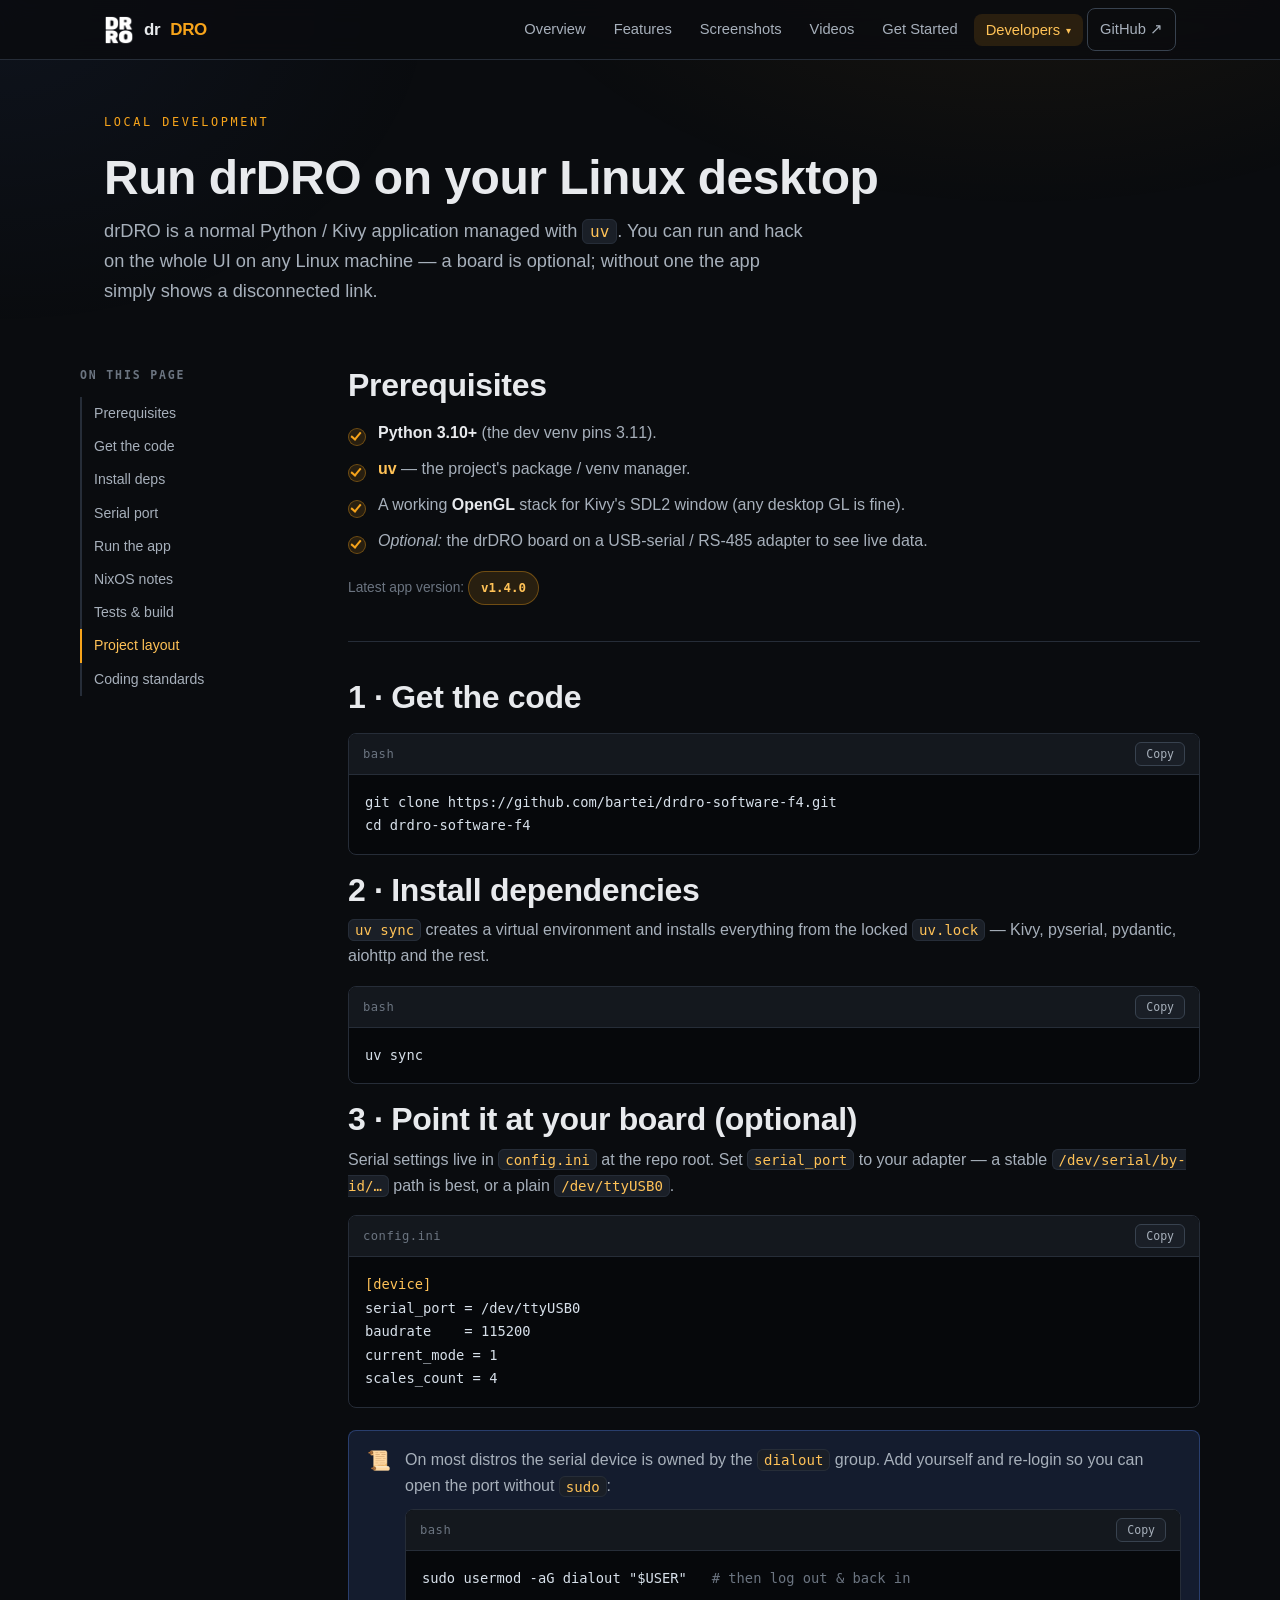
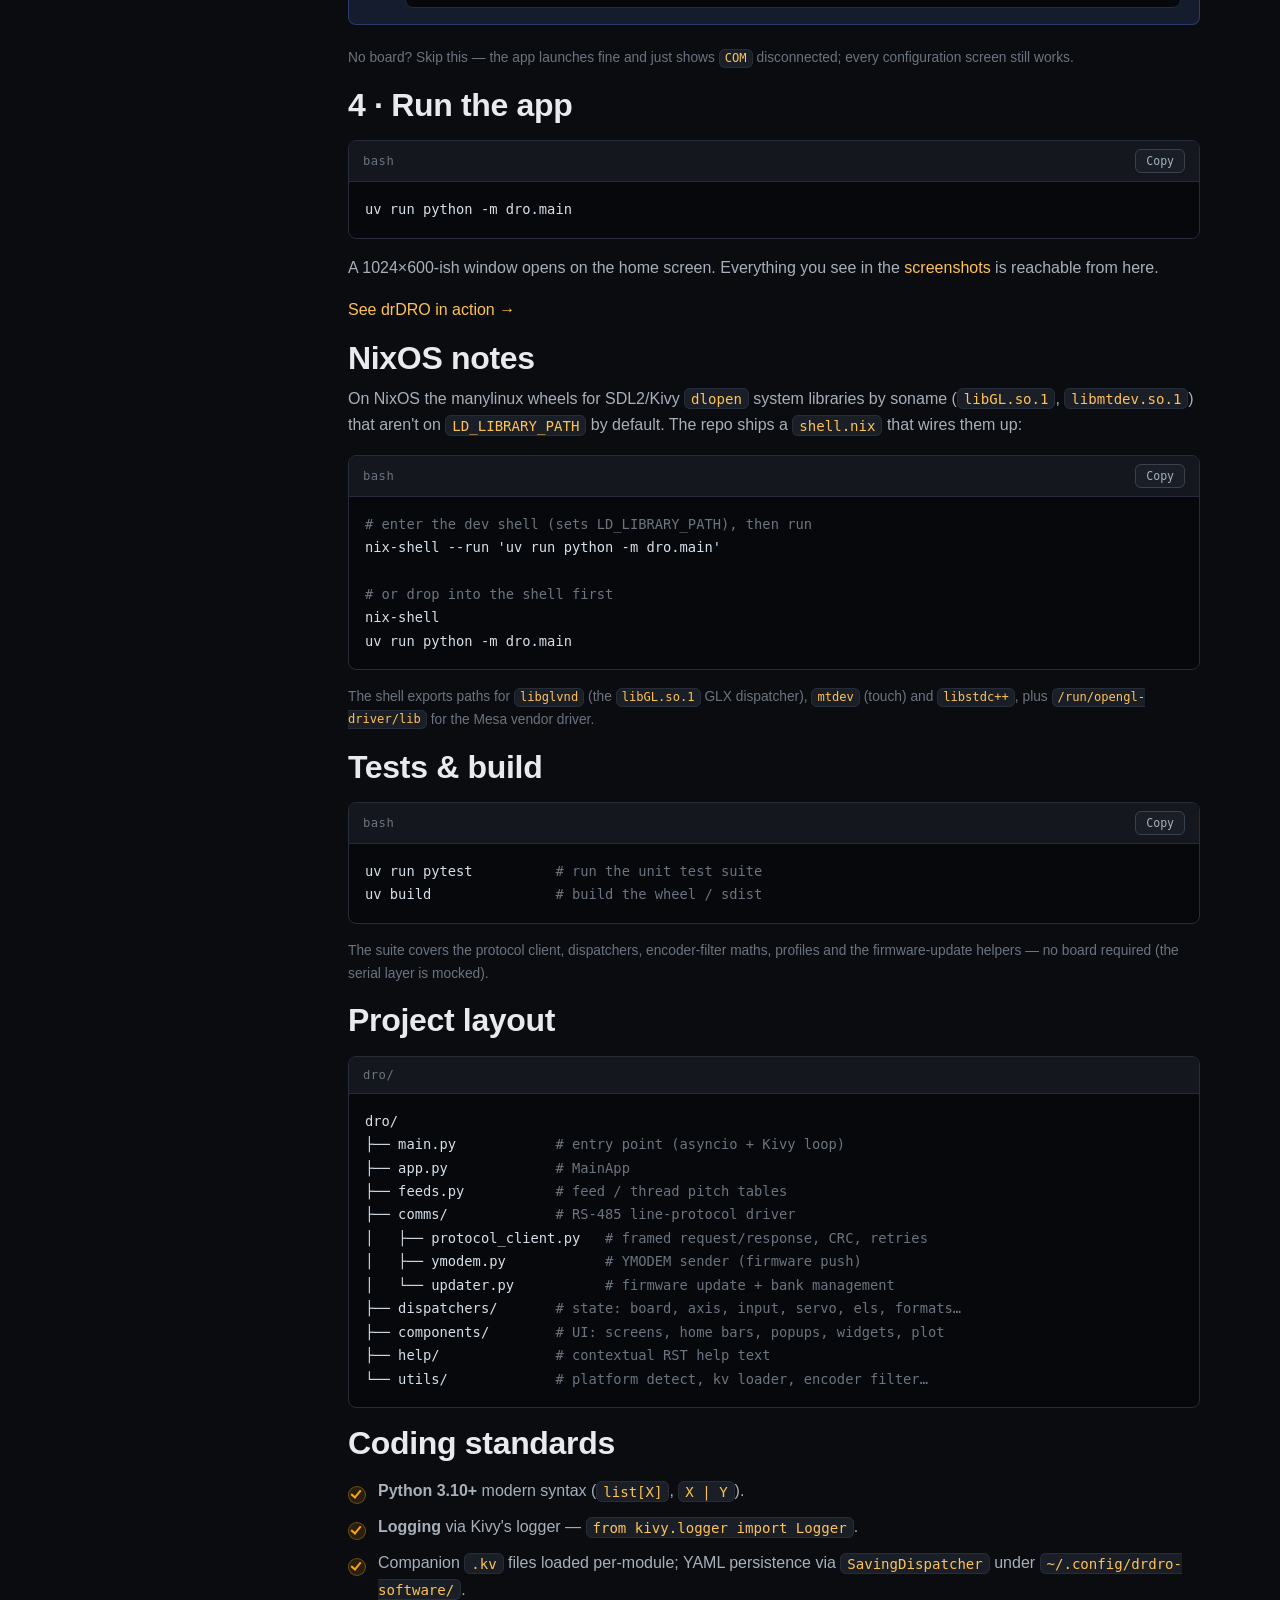
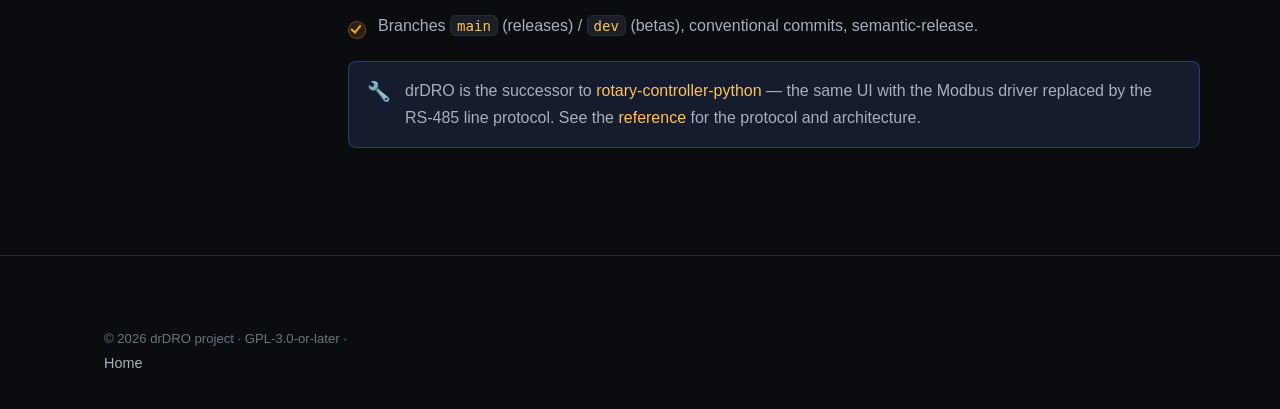
<file: develop.html>
<!doctype html>
<html lang="en">
<head>
  <meta charset="utf-8">
  <meta name="viewport" content="width=device-width, initial-scale=1">
  <title>Local development on Linux — drDRO</title>
  <meta name="description" content="Run and develop drDRO on a Linux desktop with uv: clone, sync, configure the serial port, and launch the Kivy app. Includes NixOS notes, tests and build.">
  <link rel="icon" type="image/png" href="assets/img/favicon.png">
  <link rel="stylesheet" href="assets/css/style.css">
</head>
<body>

<nav class="nav">
  <div class="nav-inner">
    <a class="brand" href="index.html"><img class="logo" src="assets/img/logo.png" alt=""> dr<b>DRO</b></a>
    <button class="nav-toggle" aria-label="Menu">&#8801;</button>
    <div class="nav-links">
      <a href="index.html">Overview</a>
      <a href="features.html">Features</a>
      <a href="screenshots.html">Screenshots</a>
      <a href="videos.html">Videos</a>
      <a href="flash.html">Get Started</a>
      <div class="nav-dd">
        <button class="nav-dd-btn" aria-haspopup="true" aria-expanded="false">Developers <span aria-hidden="true">&#9662;</span></button>
        <div class="nav-dd-menu">
          <a href="develop.html">App development</a>
          <a href="firmware.html">Board firmware</a>
          <a href="powerhat.html">Power HAT</a>
          <a href="arch.html">Appliance image</a>
          <a href="reference.html">Protocol reference</a>
        </div>
      </div>
      <a class="nav-cta" href="https://github.com/bartei/drdro-software-f4" target="_blank" rel="noopener">GitHub &#8599;</a>
    </div>
  </div>
</nav>

<header class="section-tight" style="padding-top:48px">
  <div class="wrap">
    <span class="eyebrow">Local development</span>
    <h1 style="font-size:clamp(2rem,4.4vw,3rem);margin:.2rem 0 .6rem">Run drDRO on your Linux desktop</h1>
    <p class="lead">drDRO is a normal Python / Kivy application managed with <a href="https://docs.astral.sh/uv/" target="_blank" rel="noopener"><code>uv</code></a>.
      You can run and hack on the whole UI on any Linux machine — a board is optional; without one the app simply
      shows a disconnected link.</p>
  </div>
</header>

<div class="wrap section-tight" style="padding-top:0">
<div class="doc-layout">

  <aside class="toc">
    <h5>On this page</h5>
    <a href="#prereqs">Prerequisites</a>
    <a href="#clone">Get the code</a>
    <a href="#install">Install deps</a>
    <a href="#serial">Serial port</a>
    <a href="#run">Run the app</a>
    <a href="#nixos">NixOS notes</a>
    <a href="#test">Tests &amp; build</a>
    <a href="#layout">Project layout</a>
    <a href="#standards">Coding standards</a>
  </aside>

  <div>

    <section id="prereqs" class="anchor-h">
      <h2>Prerequisites</h2>
      <ul class="ticks">
        <li><strong>Python 3.10+</strong> (the dev venv pins 3.11).</li>
        <li><strong><a href="https://docs.astral.sh/uv/" target="_blank" rel="noopener">uv</a></strong> — the project's package / venv manager.</li>
        <li>A working <strong>OpenGL</strong> stack for Kivy's SDL2 window (any desktop GL is fine).</li>
        <li><em>Optional:</em> the drDRO board on a USB-serial / RS-485 adapter to see live data.</li>
      </ul>
      <p class="small muted">Latest app version: <span class="chip amber"><span class="gh-latest" data-repo="bartei/drdro-software-f4">v1.4.0</span></span></p>
    </section>

    <hr class="hr" style="margin:36px 0">

    <section id="clone" class="anchor-h">
      <h2>1 · Get the code</h2>
      <div class="code">
        <div class="code-head"><span>bash</span><button class="copy-btn">Copy</button></div>
<pre><code>git clone https://github.com/bartei/drdro-software-f4.git
cd drdro-software-f4</code></pre>
      </div>
    </section>

    <section id="install" class="anchor-h">
      <h2>2 · Install dependencies</h2>
      <p><code>uv sync</code> creates a virtual environment and installs everything from the locked
        <code>uv.lock</code> — Kivy, pyserial, pydantic, aiohttp and the rest.</p>
      <div class="code">
        <div class="code-head"><span>bash</span><button class="copy-btn">Copy</button></div>
<pre><code>uv sync</code></pre>
      </div>
    </section>

    <section id="serial" class="anchor-h">
      <h2>3 · Point it at your board (optional)</h2>
      <p>Serial settings live in <code>config.ini</code> at the repo root. Set <code>serial_port</code> to your
        adapter — a stable <code>/dev/serial/by-id/&hellip;</code> path is best, or a plain <code>/dev/ttyUSB0</code>.</p>
      <div class="code">
        <div class="code-head"><span>config.ini</span><button class="copy-btn">Copy</button></div>
<pre><code><span class="tok">[device]</span>
serial_port = /dev/ttyUSB0
baudrate    = 115200
current_mode = 1
scales_count = 4</code></pre>
      </div>
      <div class="callout info">
        <div class="ci">&#128220;</div>
        <div><p>On most distros the serial device is owned by the <code>dialout</code> group. Add yourself and re-login
          so you can open the port without <code>sudo</code>:</p>
          <div class="code" style="margin:.6rem 0 0">
            <div class="code-head"><span>bash</span><button class="copy-btn">Copy</button></div>
<pre><code>sudo usermod -aG dialout "$USER"   <span class="cmt"># then log out & back in</span></code></pre>
          </div>
        </div>
      </div>
      <p class="small muted">No board? Skip this — the app launches fine and just shows <code>COM</code> disconnected;
        every configuration screen still works.</p>
    </section>

    <section id="run" class="anchor-h">
      <h2>4 · Run the app</h2>
      <div class="code">
        <div class="code-head"><span>bash</span><button class="copy-btn">Copy</button></div>
<pre><code>uv run python -m dro.main</code></pre>
      </div>
      <p>A 1024&times;600-ish window opens on the home screen. Everything you see in the
        <a href="screenshots.html">screenshots</a> is reachable from here.</p>
      <p><a href="videos.html">See drDRO in action &#8594;</a></p>
    </section>

    <section id="nixos" class="anchor-h">
      <h2>NixOS notes</h2>
      <p>On NixOS the manylinux wheels for SDL2/Kivy <code>dlopen</code> system libraries by soname
        (<code>libGL.so.1</code>, <code>libmtdev.so.1</code>) that aren't on <code>LD_LIBRARY_PATH</code> by default.
        The repo ships a <code>shell.nix</code> that wires them up:</p>
      <div class="code">
        <div class="code-head"><span>bash</span><button class="copy-btn">Copy</button></div>
<pre><code><span class="cmt"># enter the dev shell (sets LD_LIBRARY_PATH), then run</span>
nix-shell --run 'uv run python -m dro.main'

<span class="cmt"># or drop into the shell first</span>
nix-shell
uv run python -m dro.main</code></pre>
      </div>
      <p class="small muted">The shell exports paths for <code>libglvnd</code> (the <code>libGL.so.1</code> GLX dispatcher),
        <code>mtdev</code> (touch) and <code>libstdc++</code>, plus <code>/run/opengl-driver/lib</code> for the Mesa vendor driver.</p>
    </section>

    <section id="test" class="anchor-h">
      <h2>Tests &amp; build</h2>
      <div class="code">
        <div class="code-head"><span>bash</span><button class="copy-btn">Copy</button></div>
<pre><code>uv run pytest          <span class="cmt"># run the unit test suite</span>
uv build               <span class="cmt"># build the wheel / sdist</span></code></pre>
      </div>
      <p class="small muted">The suite covers the protocol client, dispatchers, encoder-filter maths, profiles and the
        firmware-update helpers — no board required (the serial layer is mocked).</p>
    </section>

    <section id="layout" class="anchor-h">
      <h2>Project layout</h2>
      <div class="code">
        <div class="code-head"><span>dro/</span></div>
<pre><code>dro/
├── main.py            <span class="cmt"># entry point (asyncio + Kivy loop)</span>
├── app.py             <span class="cmt"># MainApp</span>
├── feeds.py           <span class="cmt"># feed / thread pitch tables</span>
├── comms/             <span class="cmt"># RS-485 line-protocol driver</span>
│   ├── protocol_client.py   <span class="cmt"># framed request/response, CRC, retries</span>
│   ├── ymodem.py            <span class="cmt"># YMODEM sender (firmware push)</span>
│   └── updater.py           <span class="cmt"># firmware update + bank management</span>
├── dispatchers/       <span class="cmt"># state: board, axis, input, servo, els, formats…</span>
├── components/        <span class="cmt"># UI: screens, home bars, popups, widgets, plot</span>
├── help/              <span class="cmt"># contextual RST help text</span>
└── utils/             <span class="cmt"># platform detect, kv loader, encoder filter…</span></code></pre>
      </div>
    </section>

    <section id="standards" class="anchor-h">
      <h2>Coding standards</h2>
      <ul class="ticks">
        <li><b>Python 3.10+</b> modern syntax (<code>list[X]</code>, <code>X | Y</code>).</li>
        <li><b>Logging</b> via Kivy's logger — <code>from kivy.logger import Logger</code>.</li>
        <li>Companion <code>.kv</code> files loaded per-module; YAML persistence via <code>SavingDispatcher</code> under <code>~/.config/drdro-software/</code>.</li>
        <li>Branches <code>main</code> (releases) / <code>dev</code> (betas), conventional commits, semantic-release.</li>
      </ul>
      <div class="callout info"><div class="ci">&#128295;</div><div>
        <p>drDRO is the successor to <a href="https://github.com/bartei/rotary-controller-python" target="_blank" rel="noopener">rotary-controller-python</a> — the same UI with the Modbus driver replaced by the RS-485 line protocol. See the <a href="reference.html">reference</a> for the protocol and architecture.</p>
      </div></div>
    </section>

  </div>
</div>
</div>

<footer class="footer">
  <div class="wrap fnote">&copy; <span data-year>2026</span> drDRO project · GPL-3.0-or-later · <a href="index.html">Home</a></div>
</footer>

<script src="assets/js/main.js"></script>
<script src="assets/js/flash.js"></script>
</body>
</html>
</file>
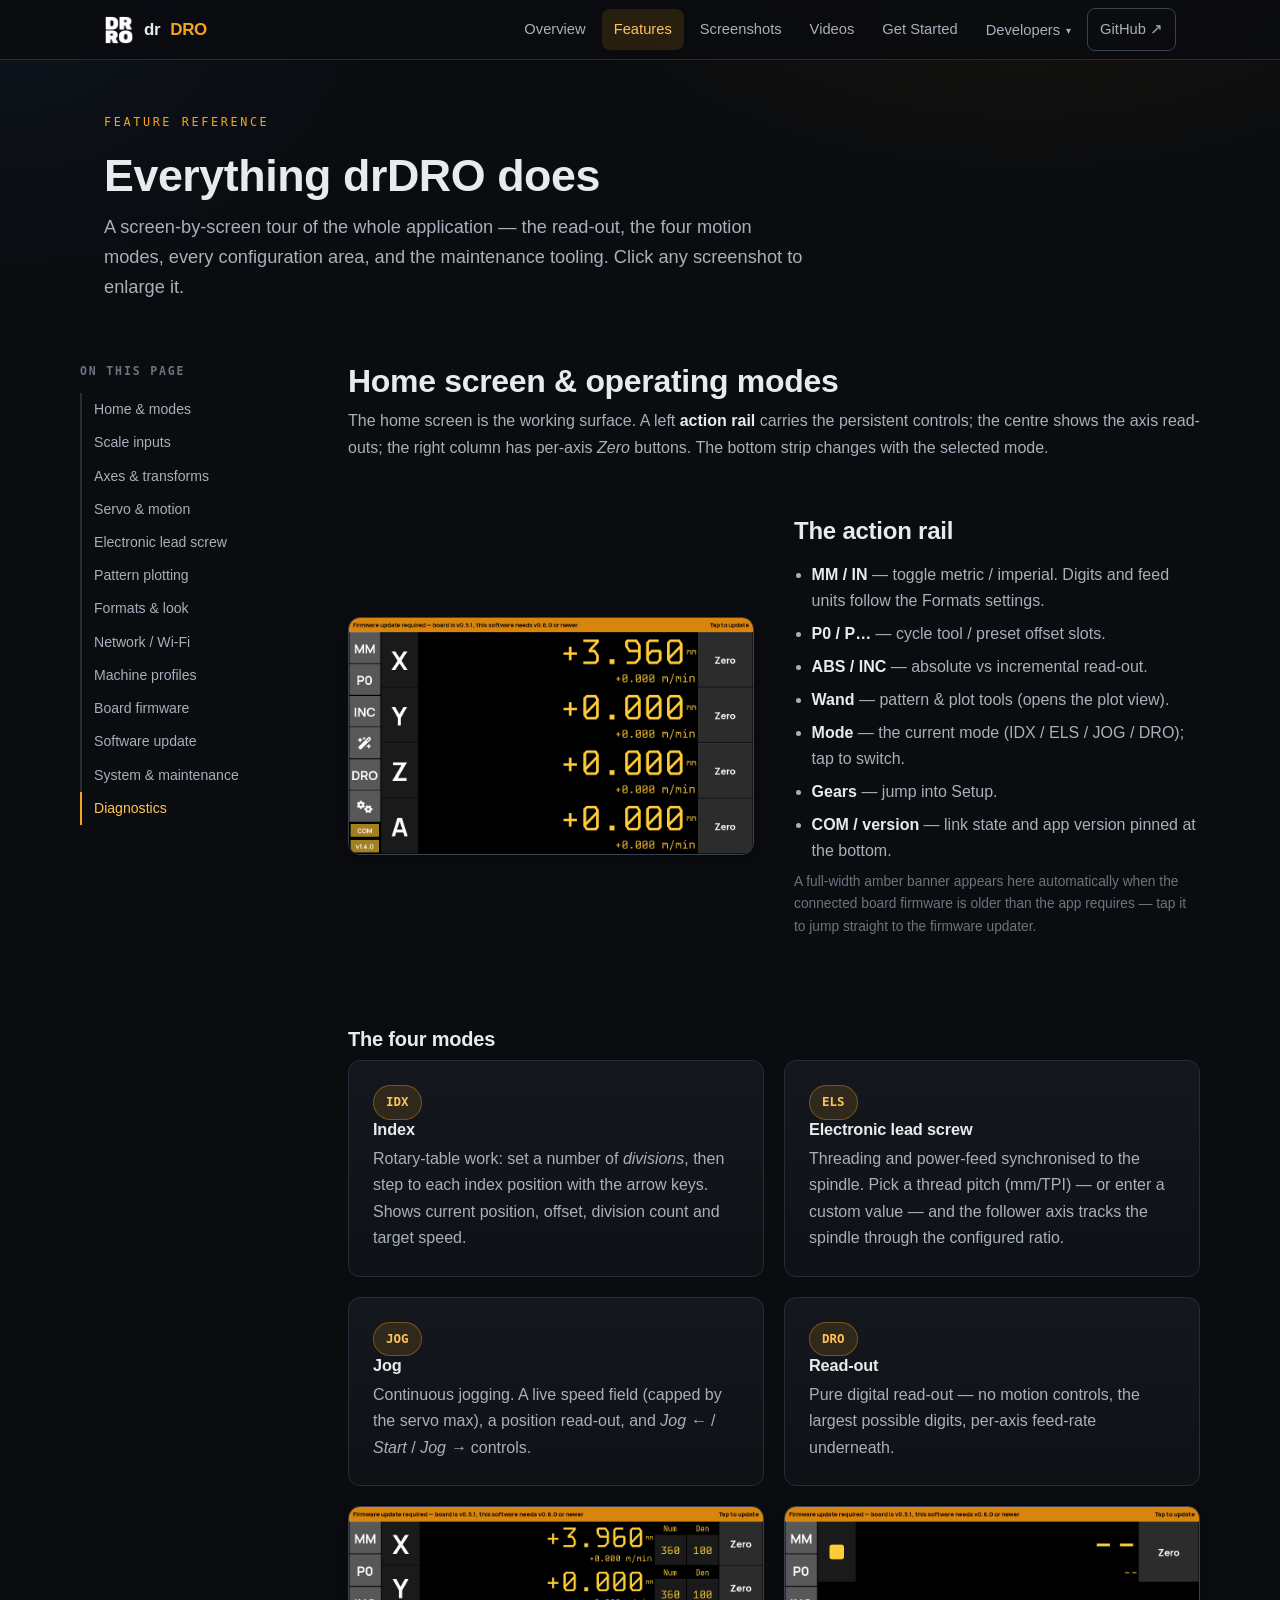
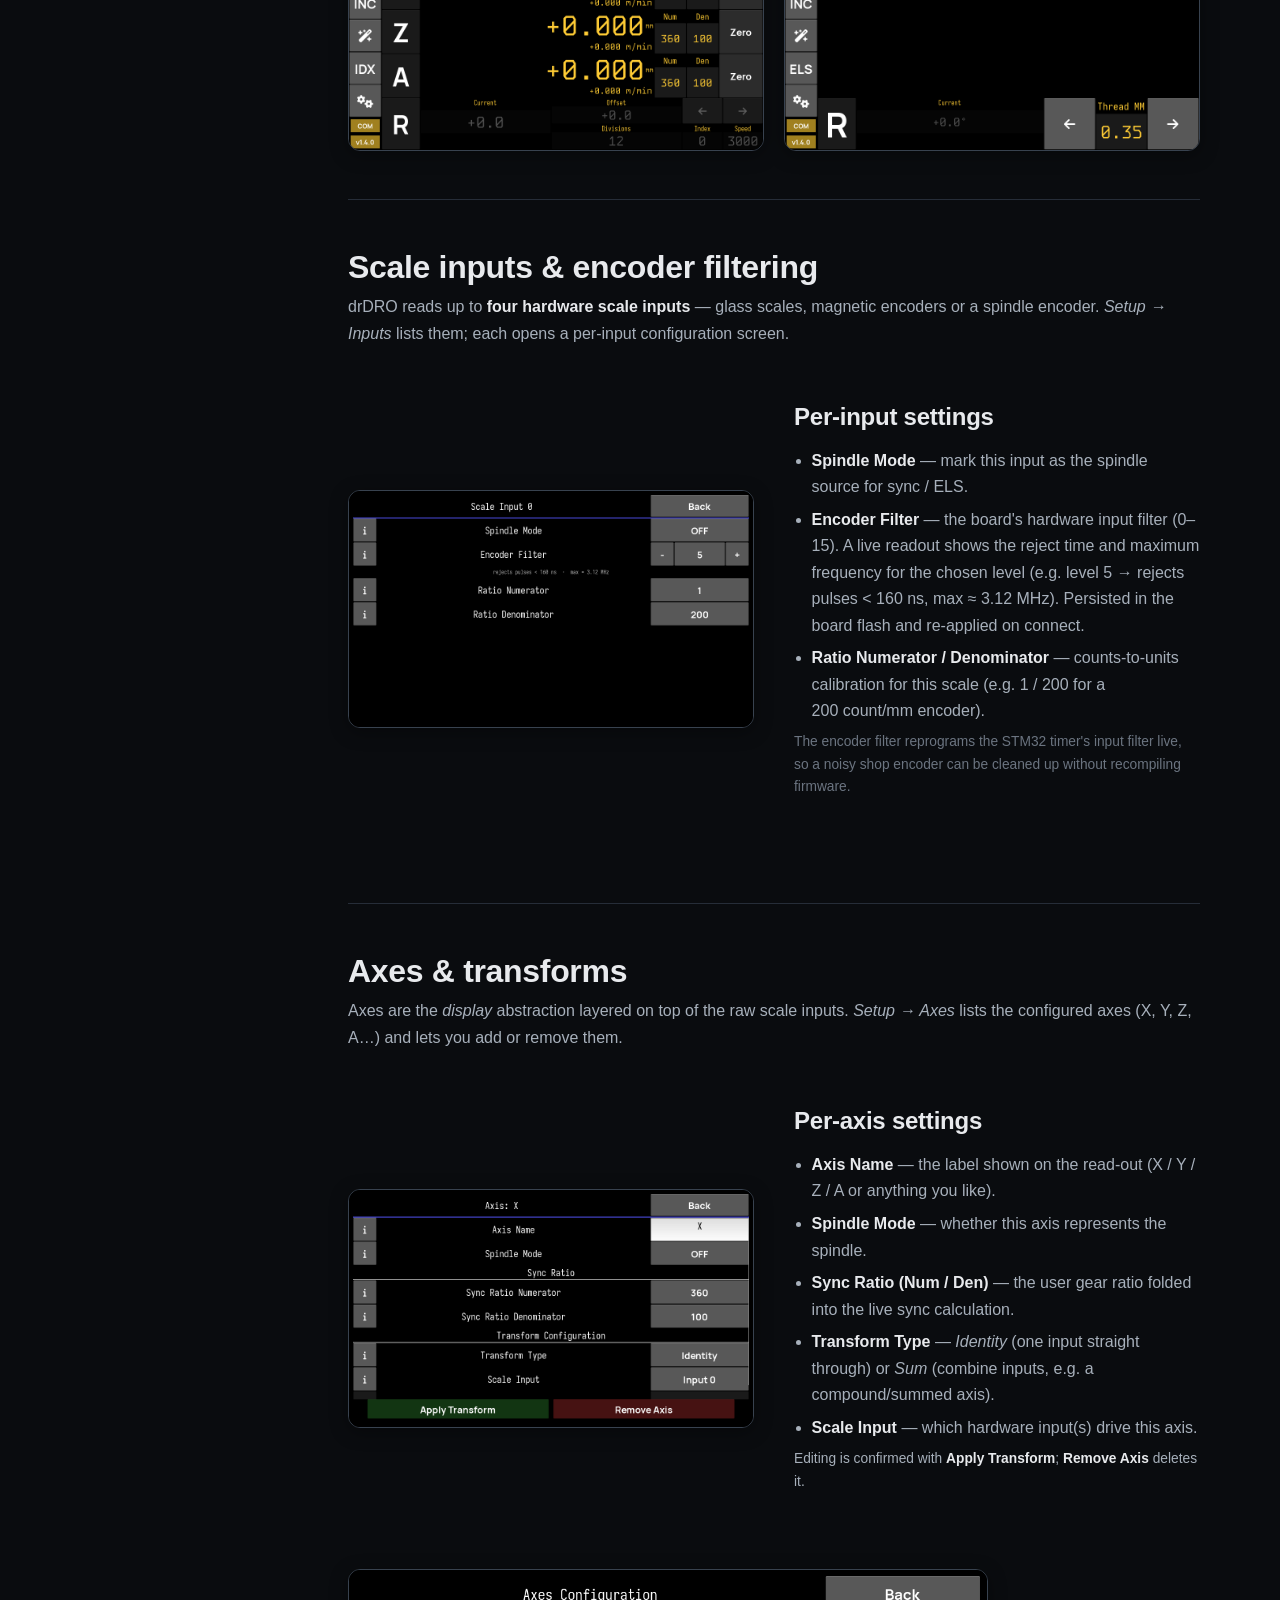
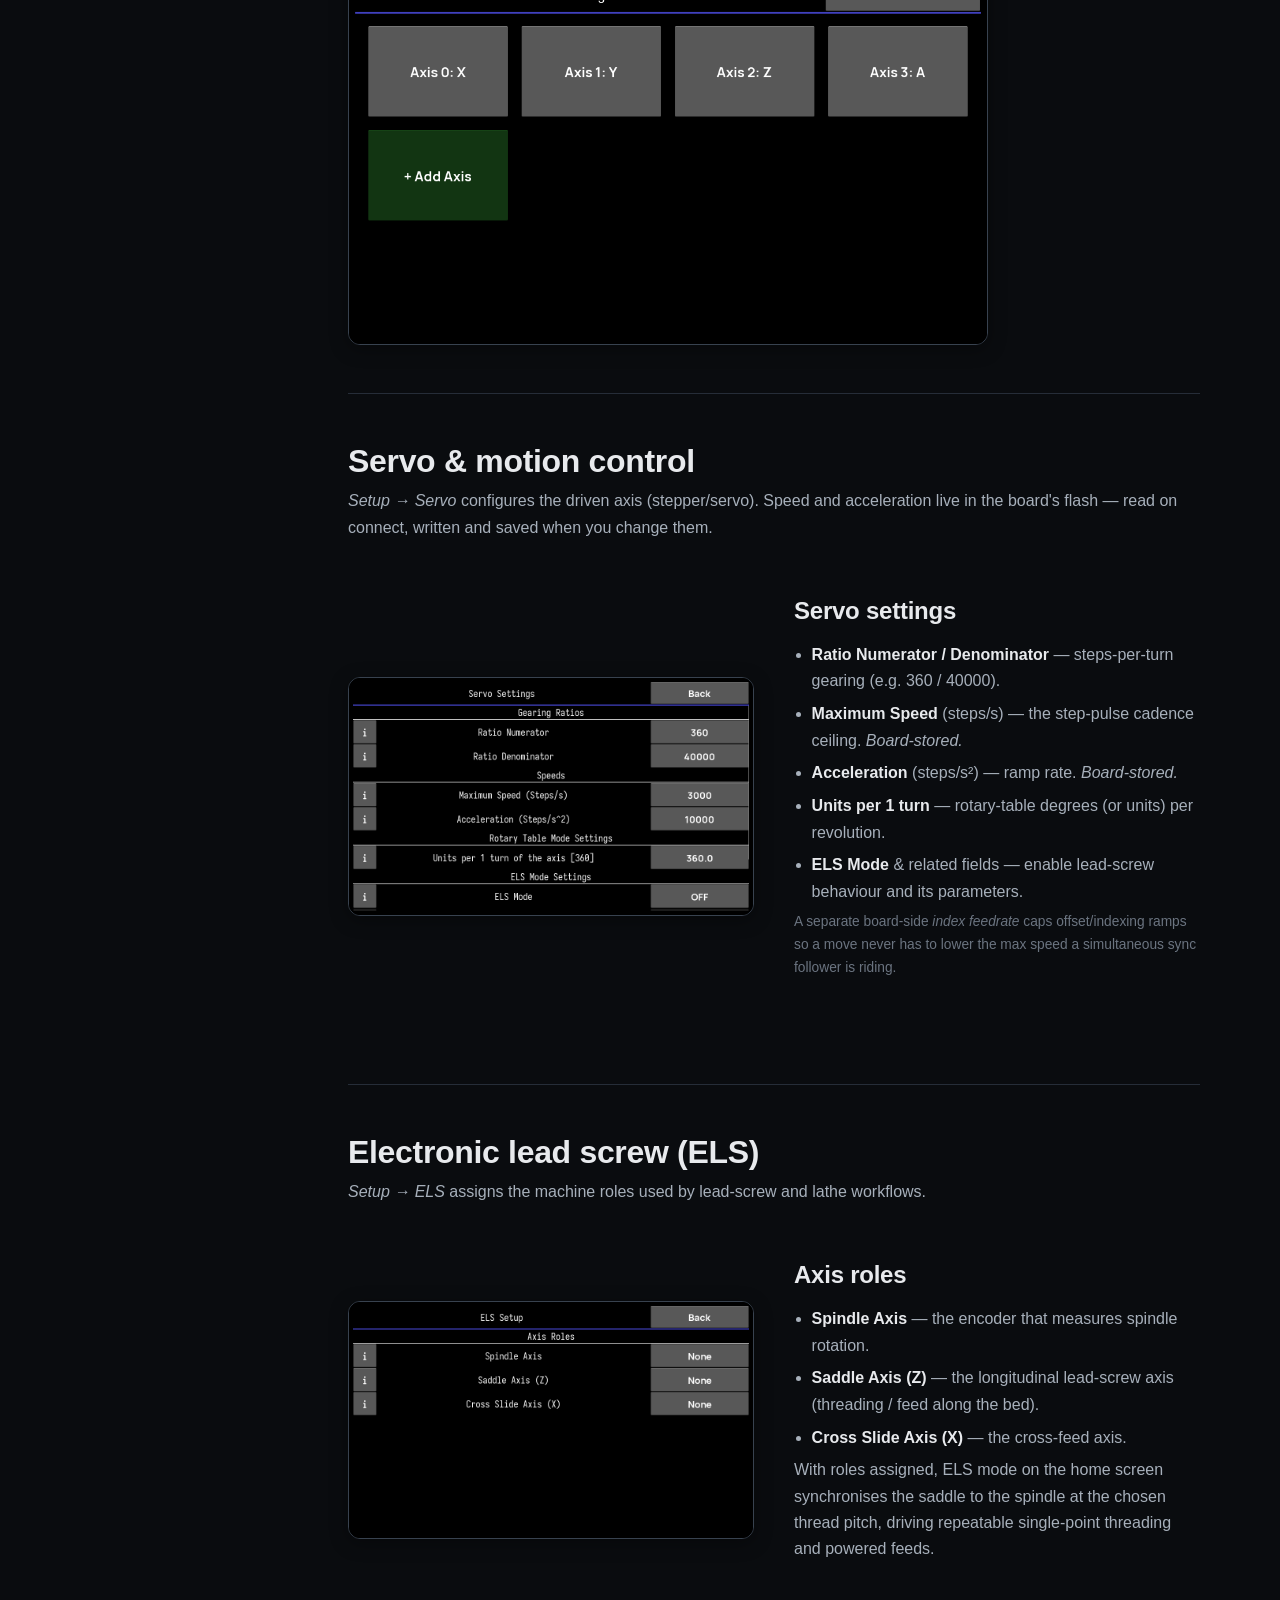
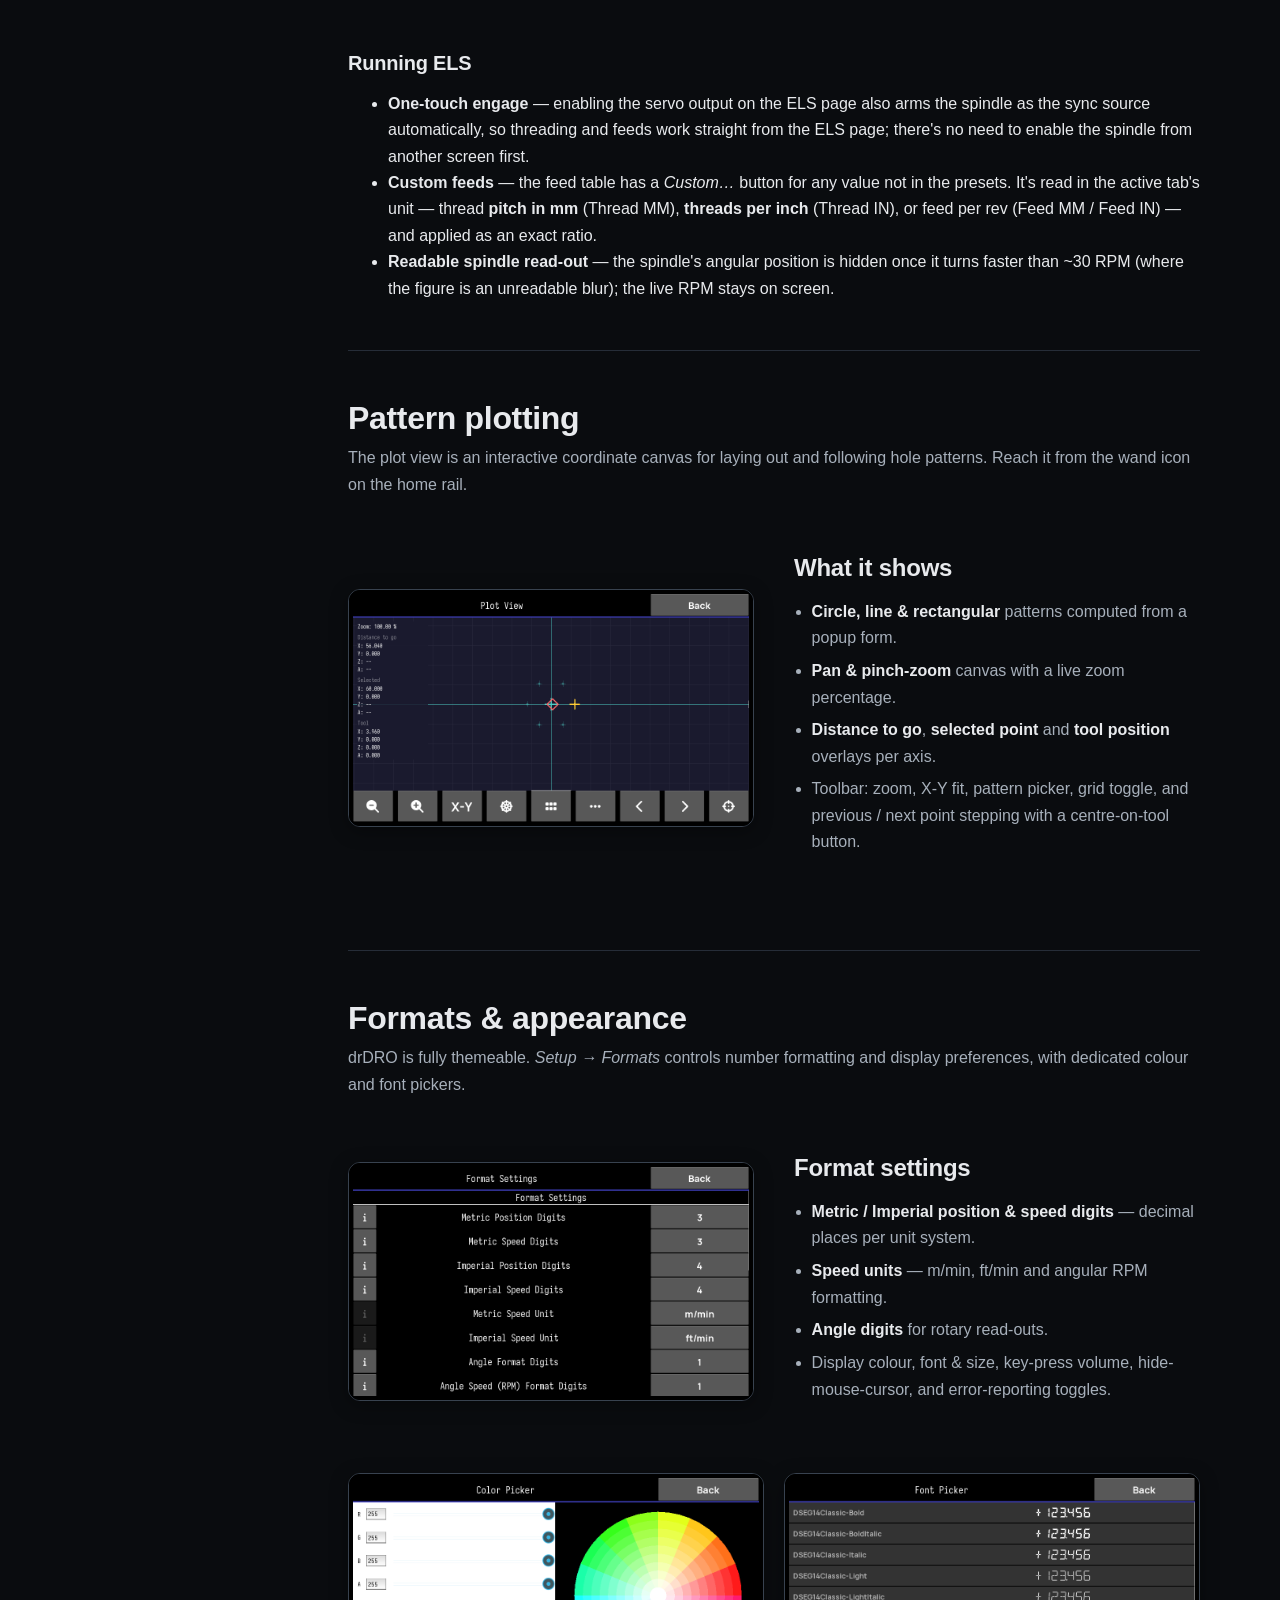
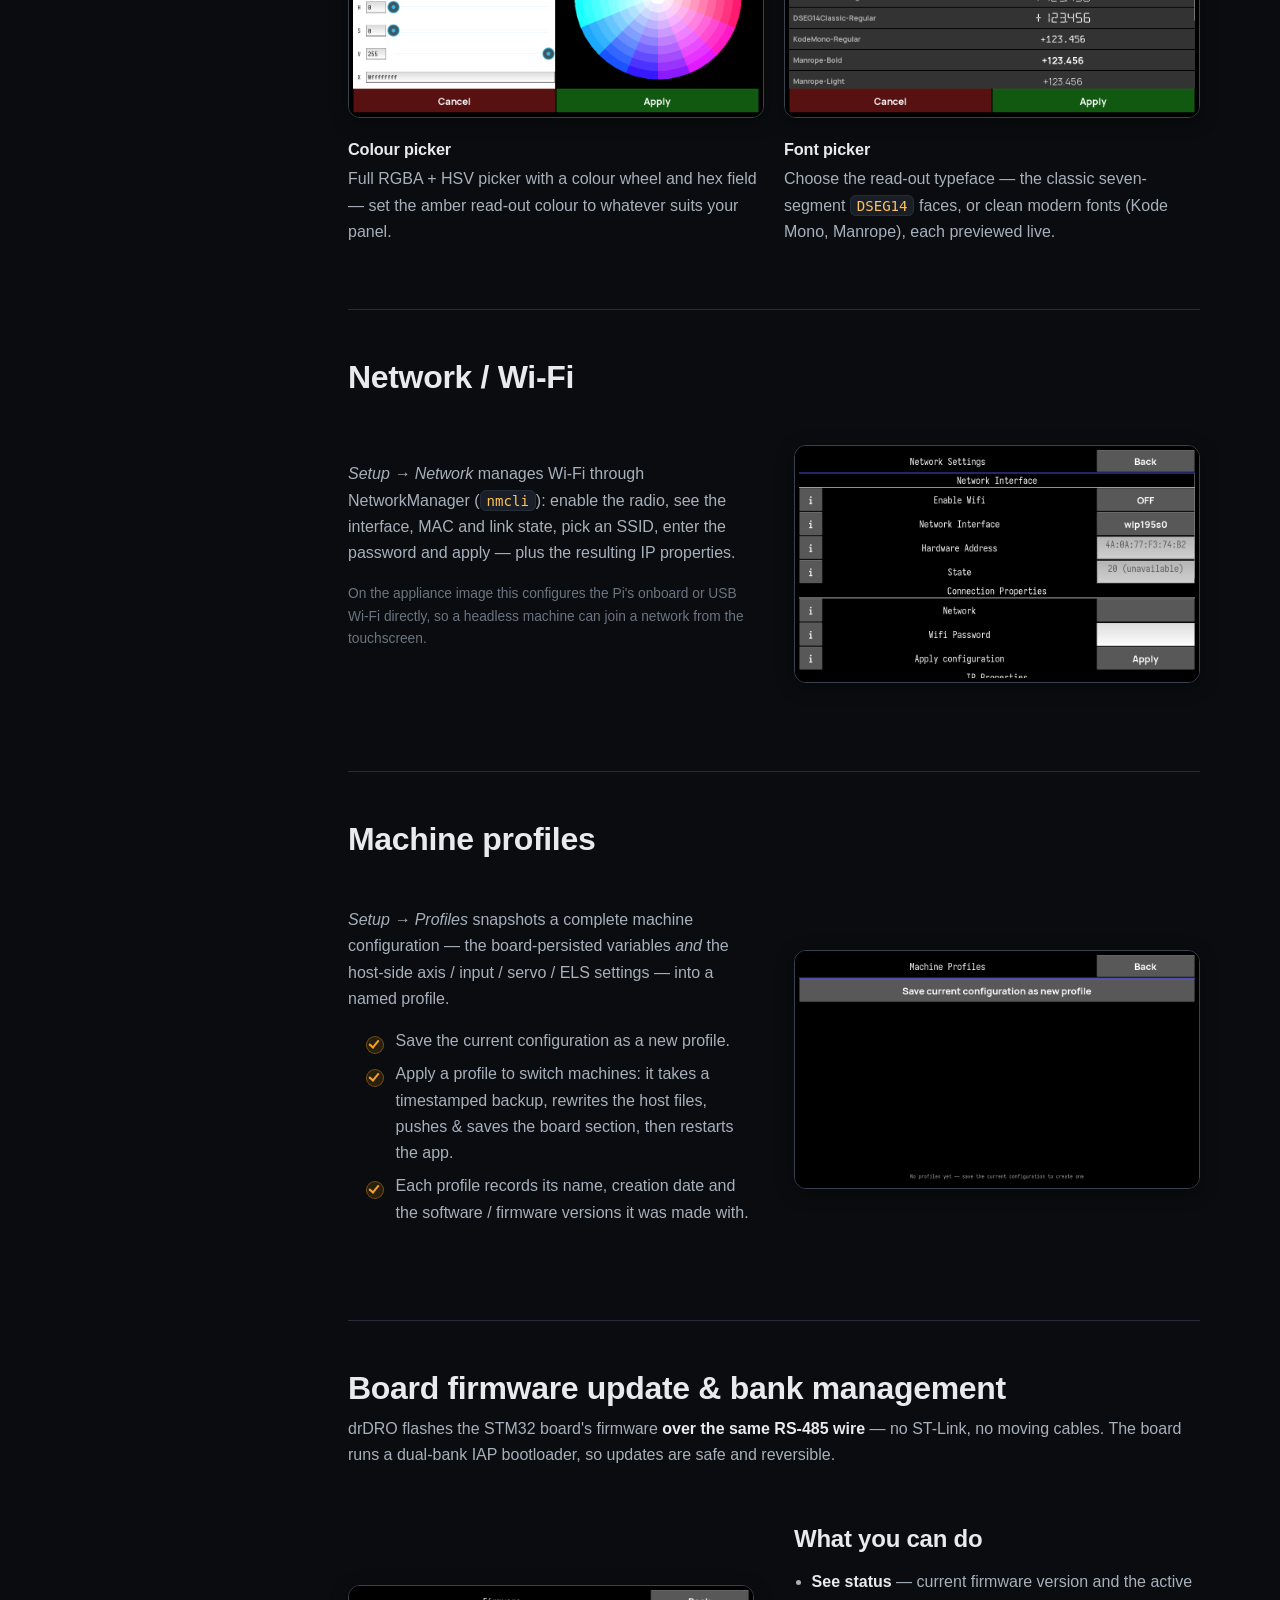
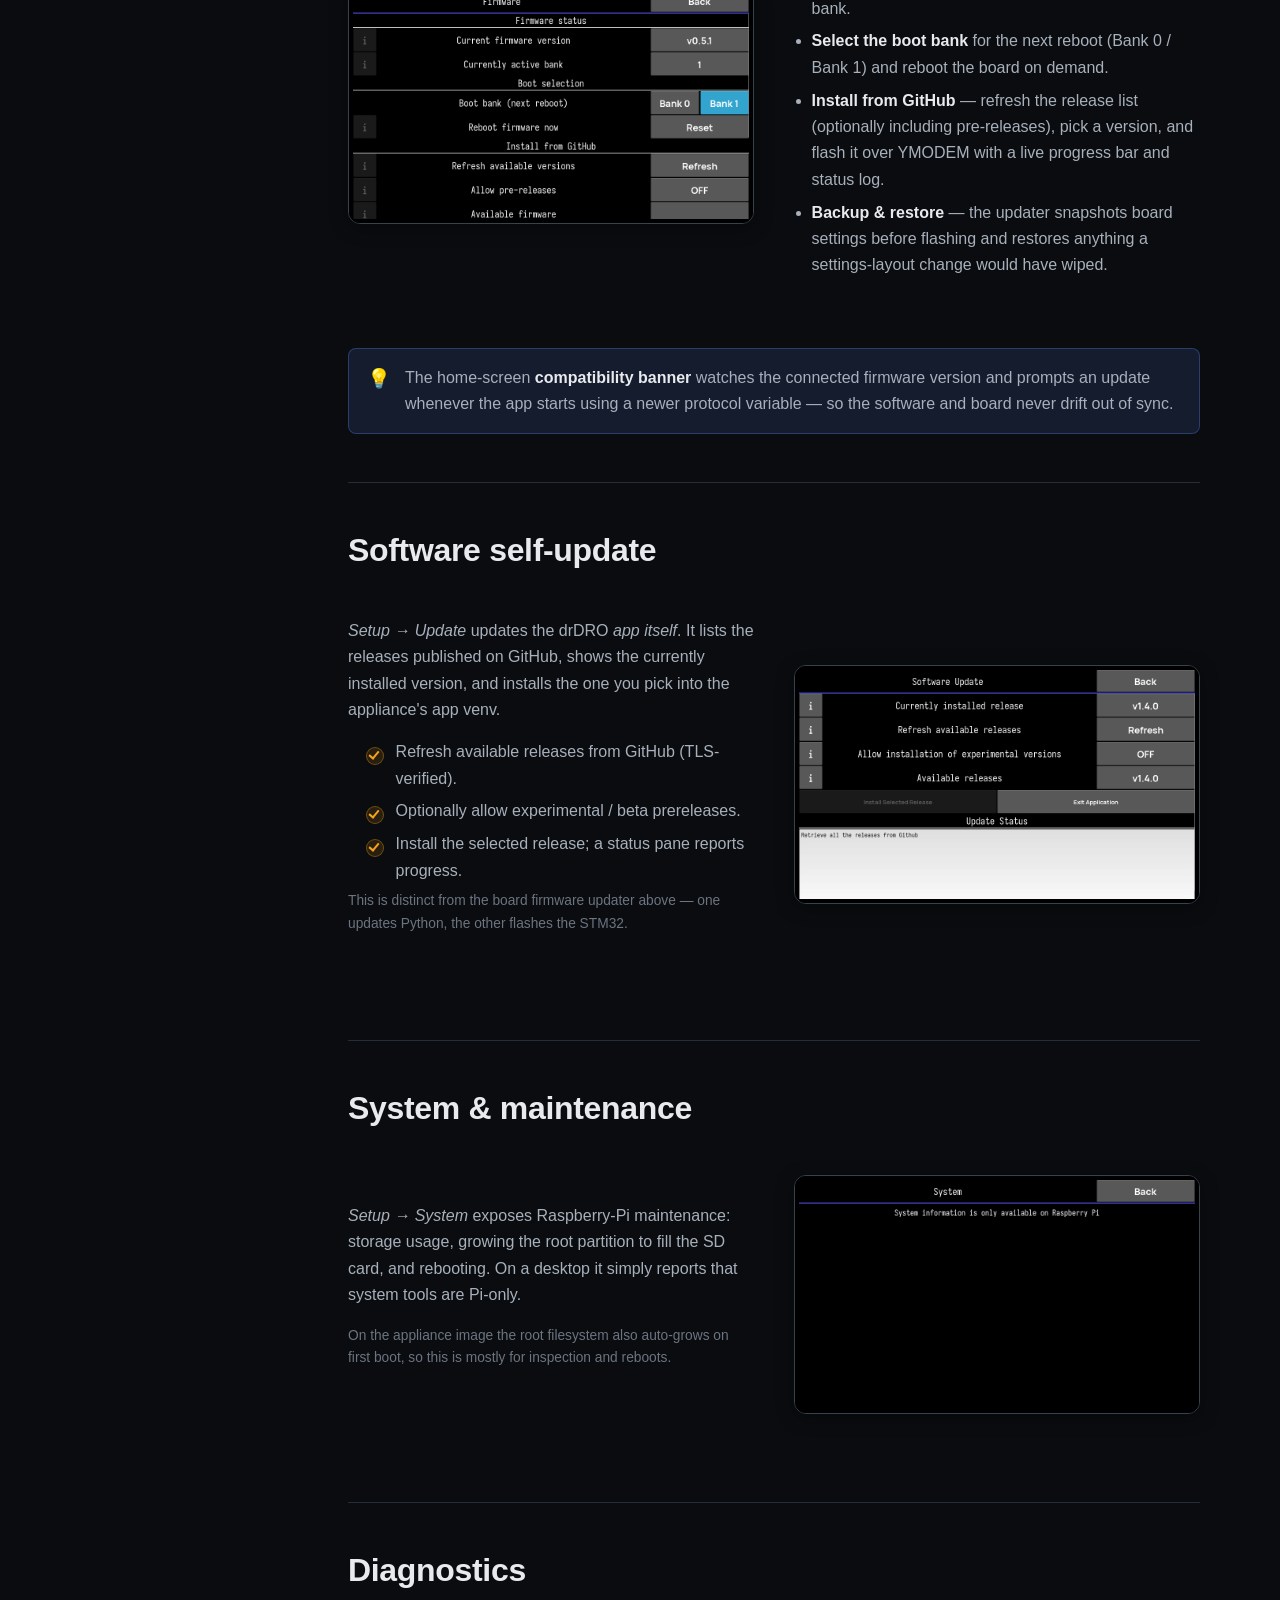
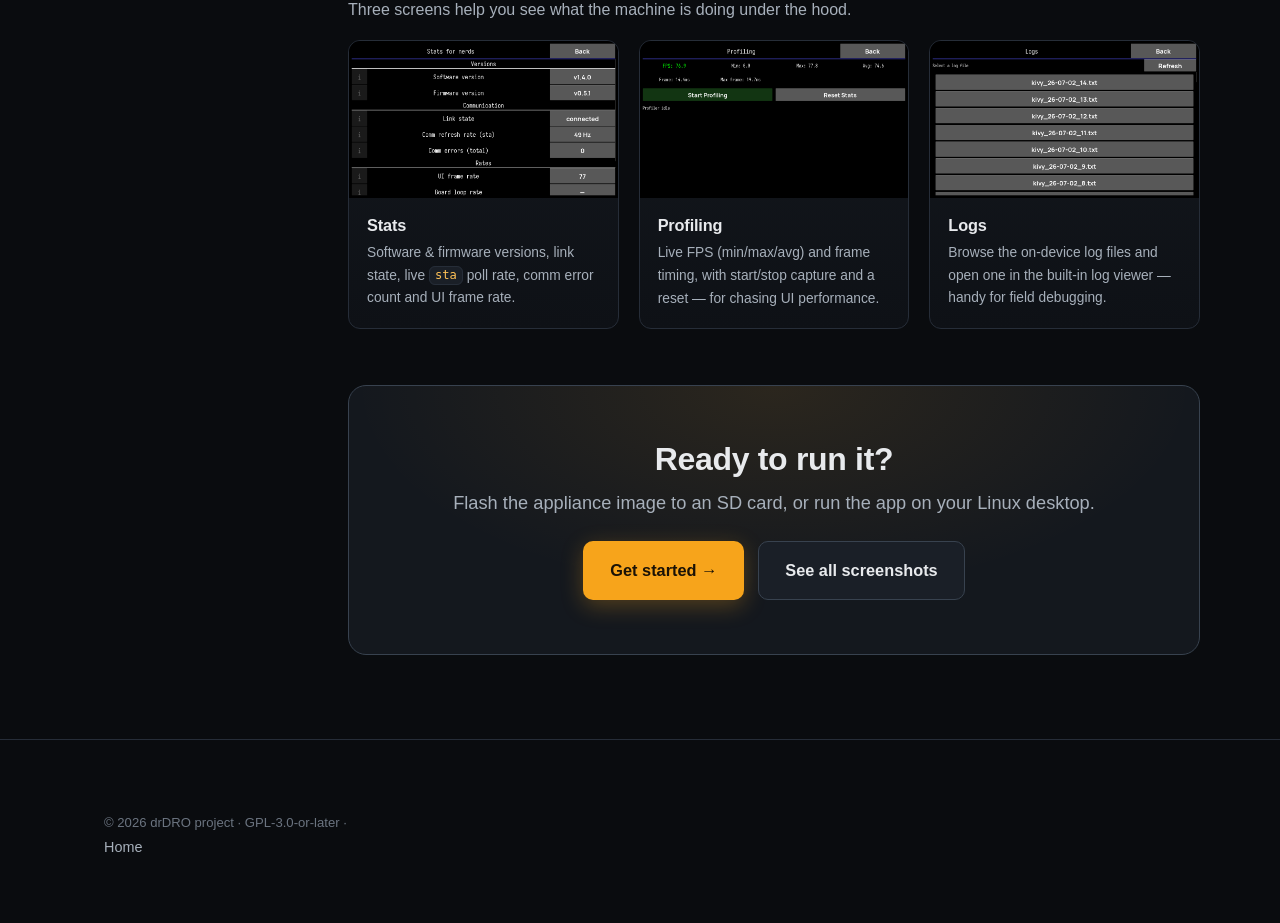
<file: features.html>
<!doctype html>
<html lang="en">
<head>
  <meta charset="utf-8">
  <meta name="viewport" content="width=device-width, initial-scale=1">
  <title>Features — drDRO</title>
  <meta name="description" content="Complete functionality reference for drDRO: DRO read-out, jog/index/ELS motion, scale inputs, encoder filtering, pattern plotting, firmware updates, profiles and more.">
  <link rel="icon" type="image/png" href="assets/img/favicon.png">
  <link rel="stylesheet" href="assets/css/style.css">
</head>
<body>

<nav class="nav">
  <div class="nav-inner">
    <a class="brand" href="index.html"><img class="logo" src="assets/img/logo.png" alt=""> dr<b>DRO</b></a>
    <button class="nav-toggle" aria-label="Menu">&#8801;</button>
    <div class="nav-links">
      <a href="index.html">Overview</a>
      <a href="features.html">Features</a>
      <a href="screenshots.html">Screenshots</a>
      <a href="videos.html">Videos</a>
      <a href="flash.html">Get Started</a>
      <div class="nav-dd">
        <button class="nav-dd-btn" aria-haspopup="true" aria-expanded="false">Developers <span aria-hidden="true">&#9662;</span></button>
        <div class="nav-dd-menu">
          <a href="develop.html">App development</a>
          <a href="firmware.html">Board firmware</a>
          <a href="powerhat.html">Power HAT</a>
          <a href="arch.html">Appliance image</a>
          <a href="reference.html">Protocol reference</a>
        </div>
      </div>
      <a class="nav-cta" href="https://github.com/bartei/drdro-software-f4" target="_blank" rel="noopener">GitHub &#8599;</a>
    </div>
  </div>
</nav>

<header class="section-tight" style="padding-top:48px">
  <div class="wrap">
    <span class="eyebrow">Feature reference</span>
    <h1 style="font-size:clamp(2rem,4vw,2.8rem);margin:.2rem 0 .6rem">Everything drDRO does</h1>
    <p class="lead">A screen-by-screen tour of the whole application — the read-out, the four motion modes,
      every configuration area, and the maintenance tooling. Click any screenshot to enlarge it.</p>
  </div>
</header>

<div class="wrap section-tight" style="padding-top:0">
<div class="doc-layout">

  <!-- TOC -->
  <aside class="toc">
    <h5>On this page</h5>
    <a href="#home">Home &amp; modes</a>
    <a href="#inputs">Scale inputs</a>
    <a href="#axes">Axes &amp; transforms</a>
    <a href="#servo">Servo &amp; motion</a>
    <a href="#els">Electronic lead screw</a>
    <a href="#plot">Pattern plotting</a>
    <a href="#appearance">Formats &amp; look</a>
    <a href="#network">Network / Wi-Fi</a>
    <a href="#profiles">Machine profiles</a>
    <a href="#firmware">Board firmware</a>
    <a href="#software">Software update</a>
    <a href="#system">System &amp; maintenance</a>
    <a href="#diagnostics">Diagnostics</a>
  </aside>

  <!-- CONTENT -->
  <div>

    <!-- HOME -->
    <section id="home" class="anchor-h">
      <h2>Home screen &amp; operating modes</h2>
      <p>The home screen is the working surface. A left <strong>action rail</strong> carries the persistent
        controls; the centre shows the axis read-outs; the right column has per-axis <em>Zero</em> buttons.
        The bottom strip changes with the selected mode.</p>

      <div class="feature">
        <div class="feature-media"><img src="assets/shots/home-dro.png" alt="Home in DRO mode" data-zoom="assets/shots/home-dro.png" data-cap="Home — DRO mode"></div>
        <div>
          <h3>The action rail</h3>
          <ul>
            <li><strong>MM / IN</strong> — toggle metric / imperial. Digits and feed units follow the Formats settings.</li>
            <li><strong>P0 / P…</strong> — cycle tool / preset offset slots.</li>
            <li><strong>ABS / INC</strong> — absolute vs incremental read-out.</li>
            <li><strong>Wand</strong> — pattern &amp; plot tools (opens the plot view).</li>
            <li><strong>Mode</strong> — the current mode (IDX / ELS / JOG / DRO); tap to switch.</li>
            <li><strong>Gears</strong> — jump into Setup.</li>
            <li><strong>COM / version</strong> — link state and app version pinned at the bottom.</li>
          </ul>
          <p class="small muted">A full-width amber banner appears here automatically when the connected board firmware is older than the app requires — tap it to jump straight to the firmware updater.</p>
        </div>
      </div>

      <h3>The four modes</h3>
      <div class="grid grid-2">
        <div class="card">
          <span class="chip amber">IDX</span>
          <h4>Index</h4>
          <p>Rotary-table work: set a number of <em>divisions</em>, then step to each index position with the arrow keys. Shows current position, offset, division count and target speed.</p>
        </div>
        <div class="card">
          <span class="chip amber">ELS</span>
          <h4>Electronic lead screw</h4>
          <p>Threading and power-feed synchronised to the spindle. Pick a thread pitch (mm/TPI) — or enter a custom value — and the follower axis tracks the spindle through the configured ratio.</p>
        </div>
        <div class="card">
          <span class="chip amber">JOG</span>
          <h4>Jog</h4>
          <p>Continuous jogging. A live speed field (capped by the servo max), a position read-out, and <em>Jog&nbsp;&#8592;</em> / <em>Start</em> / <em>Jog&nbsp;&#8594;</em> controls.</p>
        </div>
        <div class="card">
          <span class="chip amber">DRO</span>
          <h4>Read-out</h4>
          <p>Pure digital read-out — no motion controls, the largest possible digits, per-axis feed-rate underneath.</p>
        </div>
      </div>
      <div class="grid grid-2" style="margin-top:20px">
        <div class="feature-media"><img src="assets/shots/home-index.png" alt="Index mode" data-zoom="assets/shots/home-index.png" data-cap="Index mode — divisions & indexed moves"></div>
        <div class="feature-media"><img src="assets/shots/home-els.png" alt="ELS mode" data-zoom="assets/shots/home-els.png" data-cap="ELS mode — thread pitch selection"></div>
      </div>
    </section>

    <hr class="hr" style="margin:48px 0">

    <!-- INPUTS -->
    <section id="inputs" class="anchor-h">
      <h2>Scale inputs &amp; encoder filtering</h2>
      <p>drDRO reads up to <strong>four hardware scale inputs</strong> — glass scales, magnetic encoders or a
        spindle encoder. <em>Setup &#8594; Inputs</em> lists them; each opens a per-input configuration screen.</p>
      <div class="feature">
        <div class="feature-media"><img src="assets/shots/input.png" alt="Scale input configuration" data-zoom="assets/shots/input.png" data-cap="Scale Input 0 — spindle mode, encoder filter, ratio"></div>
        <div>
          <h3>Per-input settings</h3>
          <ul>
            <li><strong>Spindle Mode</strong> — mark this input as the spindle source for sync / ELS.</li>
            <li><strong>Encoder Filter</strong> — the board's hardware input filter (0&ndash;15). A live readout shows the reject time and maximum frequency for the chosen level (e.g. level&nbsp;5 &rarr; rejects pulses &lt;&nbsp;160&nbsp;ns, max&nbsp;&approx;&nbsp;3.12&nbsp;MHz). Persisted in the board flash and re-applied on connect.</li>
            <li><strong>Ratio Numerator / Denominator</strong> — counts-to-units calibration for this scale (e.g. 1&nbsp;/&nbsp;200 for a 200&nbsp;count/mm encoder).</li>
          </ul>
          <p class="small muted">The encoder filter reprograms the STM32 timer's input filter live, so a noisy shop encoder can be cleaned up without recompiling firmware.</p>
        </div>
      </div>
    </section>

    <hr class="hr" style="margin:48px 0">

    <!-- AXES -->
    <section id="axes" class="anchor-h">
      <h2>Axes &amp; transforms</h2>
      <p>Axes are the <em>display</em> abstraction layered on top of the raw scale inputs. <em>Setup &#8594; Axes</em>
        lists the configured axes (X, Y, Z, A&hellip;) and lets you add or remove them.</p>
      <div class="feature">
        <div class="feature-media"><img src="assets/shots/axis.png" alt="Axis configuration" data-zoom="assets/shots/axis.png" data-cap="Axis X — name, sync ratio and transform"></div>
        <div>
          <h3>Per-axis settings</h3>
          <ul>
            <li><strong>Axis Name</strong> — the label shown on the read-out (X / Y / Z / A or anything you like).</li>
            <li><strong>Spindle Mode</strong> — whether this axis represents the spindle.</li>
            <li><strong>Sync Ratio (Num / Den)</strong> — the user gear ratio folded into the live sync calculation.</li>
            <li><strong>Transform Type</strong> — <em>Identity</em> (one input straight through) or <em>Sum</em> (combine inputs, e.g. a compound/summed axis).</li>
            <li><strong>Scale Input</strong> — which hardware input(s) drive this axis.</li>
          </ul>
          <p class="small">Editing is confirmed with <strong>Apply Transform</strong>; <strong>Remove Axis</strong> deletes it.</p>
        </div>
      </div>
      <div class="feature-media" style="max-width:640px;margin:20px 0"><img src="assets/shots/axes-setup.png" alt="Axes configuration list with Add Axis" data-zoom="assets/shots/axes-setup.png" data-cap="Axes Configuration — the axis list with + Add Axis"></div>
    </section>

    <hr class="hr" style="margin:48px 0">

    <!-- SERVO -->
    <section id="servo" class="anchor-h">
      <h2>Servo &amp; motion control</h2>
      <p><em>Setup &#8594; Servo</em> configures the driven axis (stepper/servo). Speed and acceleration live in the
        board's flash — read on connect, written and saved when you change them.</p>
      <div class="feature">
        <div class="feature-media"><img src="assets/shots/servo.png" alt="Servo settings" data-zoom="assets/shots/servo.png" data-cap="Servo Settings — gearing, speeds, rotary-table & ELS"></div>
        <div>
          <h3>Servo settings</h3>
          <ul>
            <li><strong>Ratio Numerator / Denominator</strong> — steps-per-turn gearing (e.g. 360&nbsp;/&nbsp;40000).</li>
            <li><strong>Maximum Speed</strong> (steps/s) — the step-pulse cadence ceiling. <em>Board-stored.</em></li>
            <li><strong>Acceleration</strong> (steps/s&sup2;) — ramp rate. <em>Board-stored.</em></li>
            <li><strong>Units per 1 turn</strong> — rotary-table degrees (or units) per revolution.</li>
            <li><strong>ELS Mode</strong> &amp; related fields — enable lead-screw behaviour and its parameters.</li>
          </ul>
          <p class="small muted">A separate board-side <em>index feedrate</em> caps offset/indexing ramps so a move never has to lower the max speed a simultaneous sync follower is riding.</p>
        </div>
      </div>
    </section>

    <hr class="hr" style="margin:48px 0">

    <!-- ELS -->
    <section id="els" class="anchor-h">
      <h2>Electronic lead screw (ELS)</h2>
      <p><em>Setup &#8594; ELS</em> assigns the machine roles used by lead-screw and lathe workflows.</p>
      <div class="feature">
        <div class="feature-media"><img src="assets/shots/els-setup.png" alt="ELS setup axis roles" data-zoom="assets/shots/els-setup.png" data-cap="ELS Setup — spindle, saddle and cross-slide roles"></div>
        <div>
          <h3>Axis roles</h3>
          <ul>
            <li><strong>Spindle Axis</strong> — the encoder that measures spindle rotation.</li>
            <li><strong>Saddle Axis (Z)</strong> — the longitudinal lead-screw axis (threading / feed along the bed).</li>
            <li><strong>Cross Slide Axis (X)</strong> — the cross-feed axis.</li>
          </ul>
          <p>With roles assigned, ELS mode on the home screen synchronises the saddle to the spindle at the chosen thread pitch, driving repeatable single-point threading and powered feeds.</p>
        </div>
      </div>
      <div style="margin-top:24px">
        <h3>Running ELS</h3>
        <ul>
          <li><strong>One-touch engage</strong> — enabling the servo output on the ELS page also arms the spindle as the sync source automatically, so threading and feeds work straight from the ELS page; there's no need to enable the spindle from another screen first.</li>
          <li><strong>Custom feeds</strong> — the feed table has a <em>Custom&#8230;</em> button for any value not in the presets. It's read in the active tab's unit — thread <strong>pitch in mm</strong> (Thread MM), <strong>threads per inch</strong> (Thread IN), or feed per rev (Feed MM / Feed IN) — and applied as an exact ratio.</li>
          <li><strong>Readable spindle read-out</strong> — the spindle's angular position is hidden once it turns faster than ~30&nbsp;RPM (where the figure is an unreadable blur); the live RPM stays on screen.</li>
        </ul>
      </div>
    </section>

    <hr class="hr" style="margin:48px 0">

    <!-- PLOT -->
    <section id="plot" class="anchor-h">
      <h2>Pattern plotting</h2>
      <p>The plot view is an interactive coordinate canvas for laying out and following hole patterns. Reach it
        from the wand icon on the home rail.</p>
      <div class="feature">
        <div class="feature-media"><img src="assets/shots/plot.png" alt="Plot view with pattern points" data-zoom="assets/shots/plot.png" data-cap="Plot View — pattern points, crosshair and distance-to-go"></div>
        <div>
          <h3>What it shows</h3>
          <ul>
            <li><strong>Circle, line &amp; rectangular</strong> patterns computed from a popup form.</li>
            <li><strong>Pan &amp; pinch-zoom</strong> canvas with a live zoom percentage.</li>
            <li><strong>Distance to go</strong>, <strong>selected point</strong> and <strong>tool position</strong> overlays per axis.</li>
            <li>Toolbar: zoom, X-Y fit, pattern picker, grid toggle, and previous / next point stepping with a centre-on-tool button.</li>
          </ul>
        </div>
      </div>
    </section>

    <hr class="hr" style="margin:48px 0">

    <!-- APPEARANCE -->
    <section id="appearance" class="anchor-h">
      <h2>Formats &amp; appearance</h2>
      <p>drDRO is fully themeable. <em>Setup &#8594; Formats</em> controls number formatting and display preferences,
        with dedicated colour and font pickers.</p>
      <div class="feature">
        <div class="feature-media"><img src="assets/shots/formats.png" alt="Format settings" data-zoom="assets/shots/formats.png" data-cap="Format Settings — digits, units and display"></div>
        <div>
          <h3>Format settings</h3>
          <ul>
            <li><strong>Metric / Imperial position &amp; speed digits</strong> — decimal places per unit system.</li>
            <li><strong>Speed units</strong> — m/min, ft/min and angular RPM formatting.</li>
            <li><strong>Angle digits</strong> for rotary read-outs.</li>
            <li>Display colour, font &amp; size, key-press volume, hide-mouse-cursor, and error-reporting toggles.</li>
          </ul>
        </div>
      </div>
      <div class="grid grid-2" style="margin-top:24px">
        <div>
          <div class="feature-media"><img src="assets/shots/color-picker.png" alt="Colour picker" data-zoom="assets/shots/color-picker.png" data-cap="Colour Picker — RGBA / HSV + wheel"></div>
          <h4>Colour picker</h4>
          <p>Full RGBA + HSV picker with a colour wheel and hex field — set the amber read-out colour to whatever suits your panel.</p>
        </div>
        <div>
          <div class="feature-media"><img src="assets/shots/font-picker.png" alt="Font picker" data-zoom="assets/shots/font-picker.png" data-cap="Font Picker — seven-segment & modern faces"></div>
          <h4>Font picker</h4>
          <p>Choose the read-out typeface — the classic seven-segment <code>DSEG14</code> faces, or clean modern fonts (Kode Mono, Manrope), each previewed live.</p>
        </div>
      </div>
    </section>

    <hr class="hr" style="margin:48px 0">

    <!-- NETWORK -->
    <section id="network" class="anchor-h">
      <h2>Network / Wi-Fi</h2>
      <div class="feature">
        <div class="feature-media"><img src="assets/shots/network.png" alt="Network settings" data-zoom="assets/shots/network.png" data-cap="Network Settings — Wi-Fi via NetworkManager"></div>
        <div>
          <p><em>Setup &#8594; Network</em> manages Wi-Fi through NetworkManager (<code>nmcli</code>): enable the radio,
            see the interface, MAC and link state, pick an SSID, enter the password and apply — plus the resulting IP properties.</p>
          <p class="small muted">On the appliance image this configures the Pi's onboard or USB Wi-Fi directly, so a headless machine can join a network from the touchscreen.</p>
        </div>
      </div>
    </section>

    <hr class="hr" style="margin:48px 0">

    <!-- PROFILES -->
    <section id="profiles" class="anchor-h">
      <h2>Machine profiles</h2>
      <div class="feature">
        <div class="feature-media"><img src="assets/shots/profiles.png" alt="Machine profiles" data-zoom="assets/shots/profiles.png" data-cap="Machine Profiles — save & swap full setups"></div>
        <div>
          <p><em>Setup &#8594; Profiles</em> snapshots a complete machine configuration — the board-persisted variables
            <em>and</em> the host-side axis / input / servo / ELS settings — into a named profile.</p>
          <ul class="ticks">
            <li>Save the current configuration as a new profile.</li>
            <li>Apply a profile to switch machines: it takes a timestamped backup, rewrites the host files, pushes &amp; saves the board section, then restarts the app.</li>
            <li>Each profile records its name, creation date and the software / firmware versions it was made with.</li>
          </ul>
        </div>
      </div>
    </section>

    <hr class="hr" style="margin:48px 0">

    <!-- FIRMWARE -->
    <section id="firmware" class="anchor-h">
      <h2>Board firmware update &amp; bank management</h2>
      <p>drDRO flashes the STM32 board's firmware <strong>over the same RS-485 wire</strong> — no ST-Link, no
        moving cables. The board runs a dual-bank IAP bootloader, so updates are safe and reversible.</p>
      <div class="feature">
        <div class="feature-media"><img src="assets/shots/firmware.png" alt="Firmware screen" data-zoom="assets/shots/firmware.png" data-cap="Firmware — status, boot-bank selector, GitHub install"></div>
        <div>
          <h3>What you can do</h3>
          <ul>
            <li><strong>See status</strong> — current firmware version and the active bank.</li>
            <li><strong>Select the boot bank</strong> for the next reboot (Bank&nbsp;0 / Bank&nbsp;1) and reboot the board on demand.</li>
            <li><strong>Install from GitHub</strong> — refresh the release list (optionally including pre-releases), pick a version, and flash it over YMODEM with a live progress bar and status log.</li>
            <li><strong>Backup &amp; restore</strong> — the updater snapshots board settings before flashing and restores anything a settings-layout change would have wiped.</li>
          </ul>
        </div>
      </div>
      <div class="callout info"><div class="ci">&#128161;</div><div>
        <p>The home-screen <b>compatibility banner</b> watches the connected firmware version and prompts an update whenever the app starts using a newer protocol variable — so the software and board never drift out of sync.</p>
      </div></div>
    </section>

    <hr class="hr" style="margin:48px 0">

    <!-- SOFTWARE UPDATE -->
    <section id="software" class="anchor-h">
      <h2>Software self-update</h2>
      <div class="feature">
        <div class="feature-media"><img src="assets/shots/update.png" alt="Software update screen" data-zoom="assets/shots/update.png" data-cap="Software Update — install app releases from GitHub"></div>
        <div>
          <p><em>Setup &#8594; Update</em> updates the drDRO <em>app itself</em>. It lists the releases published on GitHub,
            shows the currently installed version, and installs the one you pick into the appliance's app venv.</p>
          <ul class="ticks">
            <li>Refresh available releases from GitHub (TLS-verified).</li>
            <li>Optionally allow experimental / beta prereleases.</li>
            <li>Install the selected release; a status pane reports progress.</li>
          </ul>
          <p class="small muted">This is distinct from the board firmware updater above — one updates Python, the other flashes the STM32.</p>
        </div>
      </div>
    </section>

    <hr class="hr" style="margin:48px 0">

    <!-- SYSTEM -->
    <section id="system" class="anchor-h">
      <h2>System &amp; maintenance</h2>
      <div class="feature">
        <div class="feature-media"><img src="assets/shots/system.png" alt="System screen" data-zoom="assets/shots/system.png" data-cap="System — Raspberry-Pi-only maintenance"></div>
        <div>
          <p><em>Setup &#8594; System</em> exposes Raspberry-Pi maintenance: storage usage, growing the root partition to
            fill the SD card, and rebooting. On a desktop it simply reports that system tools are Pi-only.</p>
          <p class="small muted">On the appliance image the root filesystem also auto-grows on first boot, so this is mostly for inspection and reboots.</p>
        </div>
      </div>
    </section>

    <hr class="hr" style="margin:48px 0">

    <!-- DIAGNOSTICS -->
    <section id="diagnostics" class="anchor-h">
      <h2>Diagnostics</h2>
      <p>Three screens help you see what the machine is doing under the hood.</p>
      <div class="grid grid-3">
        <div class="card" style="padding:0;overflow:hidden">
          <div style="background:#000"><img src="assets/shots/stats.png" alt="Stats screen" data-zoom="assets/shots/stats.png" data-cap="Stats — versions, link state, comm rate"></div>
          <div style="padding:18px">
            <h4 class="mt0">Stats</h4>
            <p class="small">Software &amp; firmware versions, link state, live <code>sta</code> poll rate, comm error count and UI frame rate.</p>
          </div>
        </div>
        <div class="card" style="padding:0;overflow:hidden">
          <div style="background:#000"><img src="assets/shots/profiling.png" alt="Profiling screen" data-zoom="assets/shots/profiling.png" data-cap="Profiling — FPS & frame-time statistics"></div>
          <div style="padding:18px">
            <h4 class="mt0">Profiling</h4>
            <p class="small">Live FPS (min/max/avg) and frame timing, with start/stop capture and a reset — for chasing UI performance.</p>
          </div>
        </div>
        <div class="card" style="padding:0;overflow:hidden">
          <div style="background:#000"><img src="assets/shots/logs.png" alt="Logs screen" data-zoom="assets/shots/logs.png" data-cap="Logs — browse & open Kivy log files"></div>
          <div style="padding:18px">
            <h4 class="mt0">Logs</h4>
            <p class="small">Browse the on-device log files and open one in the built-in log viewer — handy for field debugging.</p>
          </div>
        </div>
      </div>
    </section>

    <div class="cta" style="margin-top:56px">
      <h2>Ready to run it?</h2>
      <p class="lead" style="margin:0 auto 1.4rem">Flash the appliance image to an SD card, or run the app on your Linux desktop.</p>
      <div class="btn-row" style="justify-content:center">
        <a class="btn btn-primary btn-lg" href="flash.html">Get started &#8594;</a>
        <a class="btn btn-ghost btn-lg" href="screenshots.html">See all screenshots</a>
      </div>
    </div>

  </div>
</div>
</div>

<footer class="footer">
  <div class="wrap fnote">&copy; <span data-year>2026</span> drDRO project · GPL-3.0-or-later · <a href="index.html">Home</a></div>
</footer>

<script src="assets/js/main.js"></script>
</body>
</html>
</file>
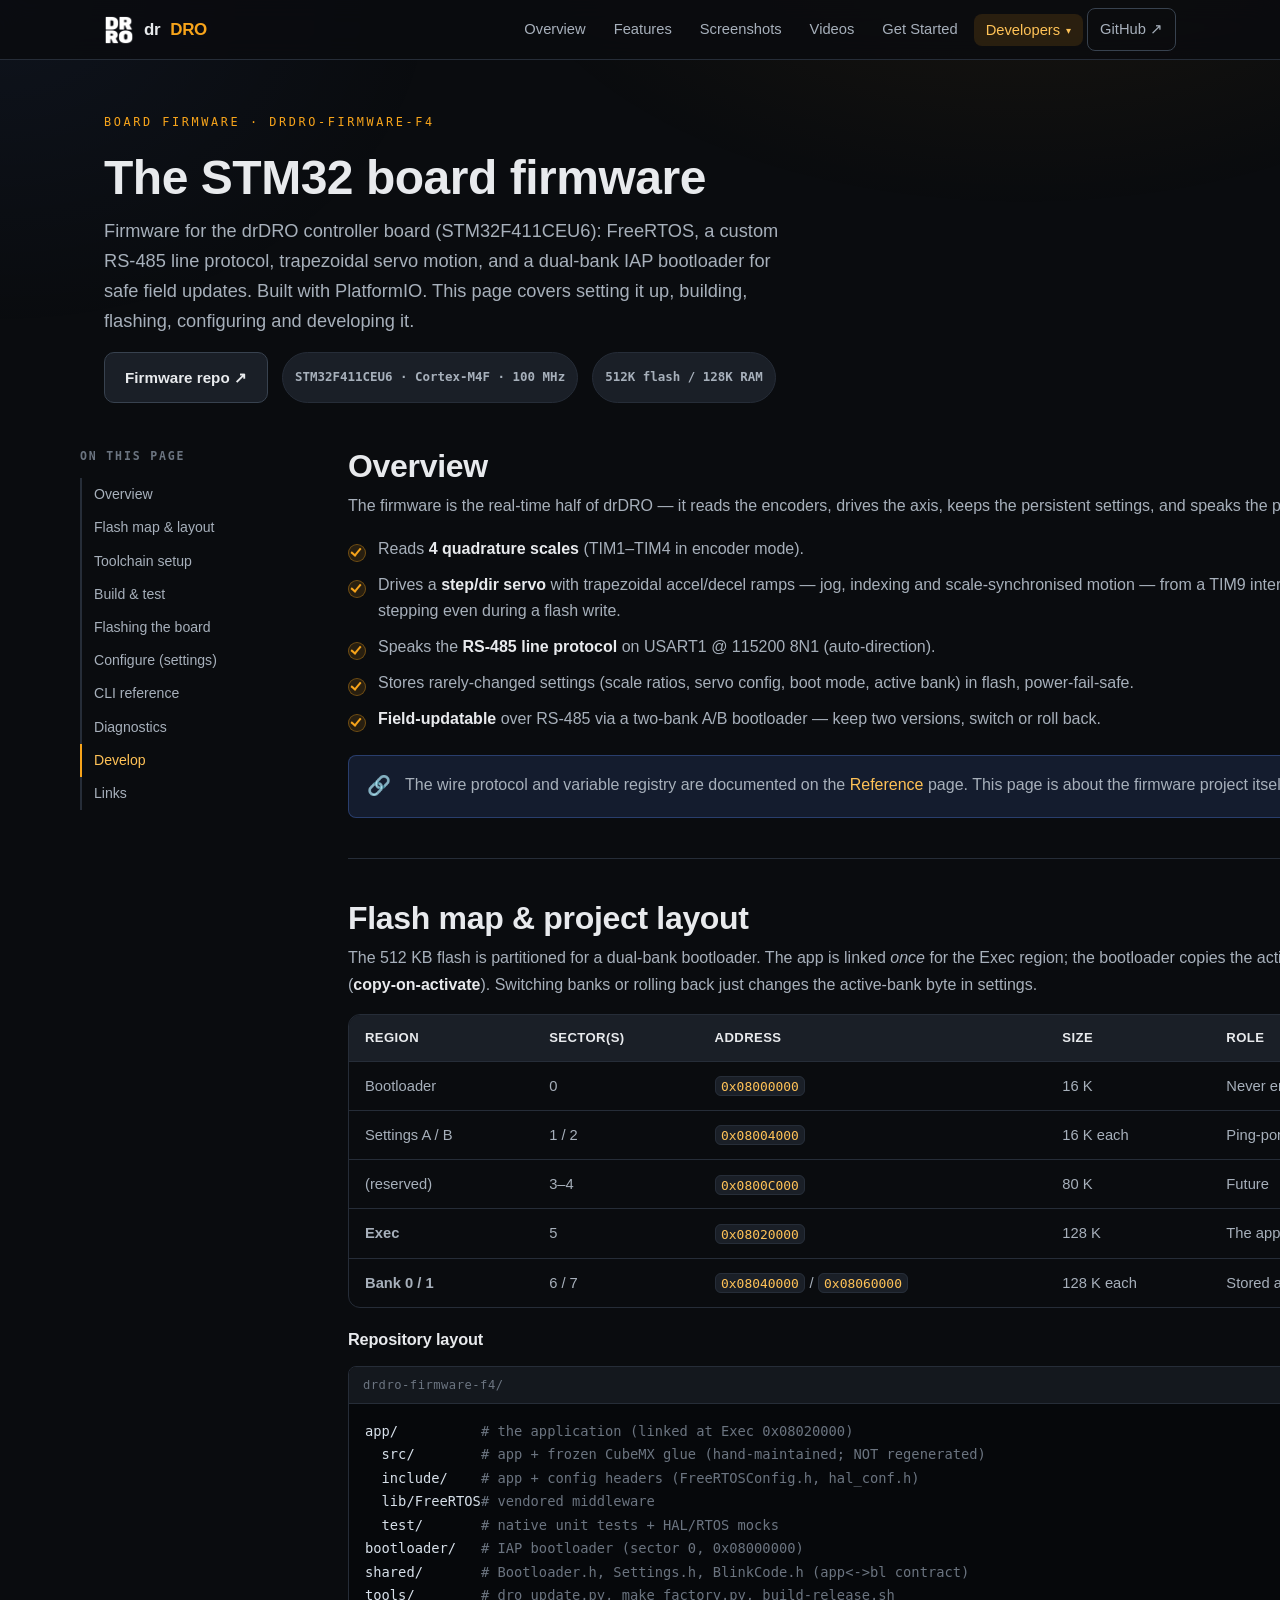
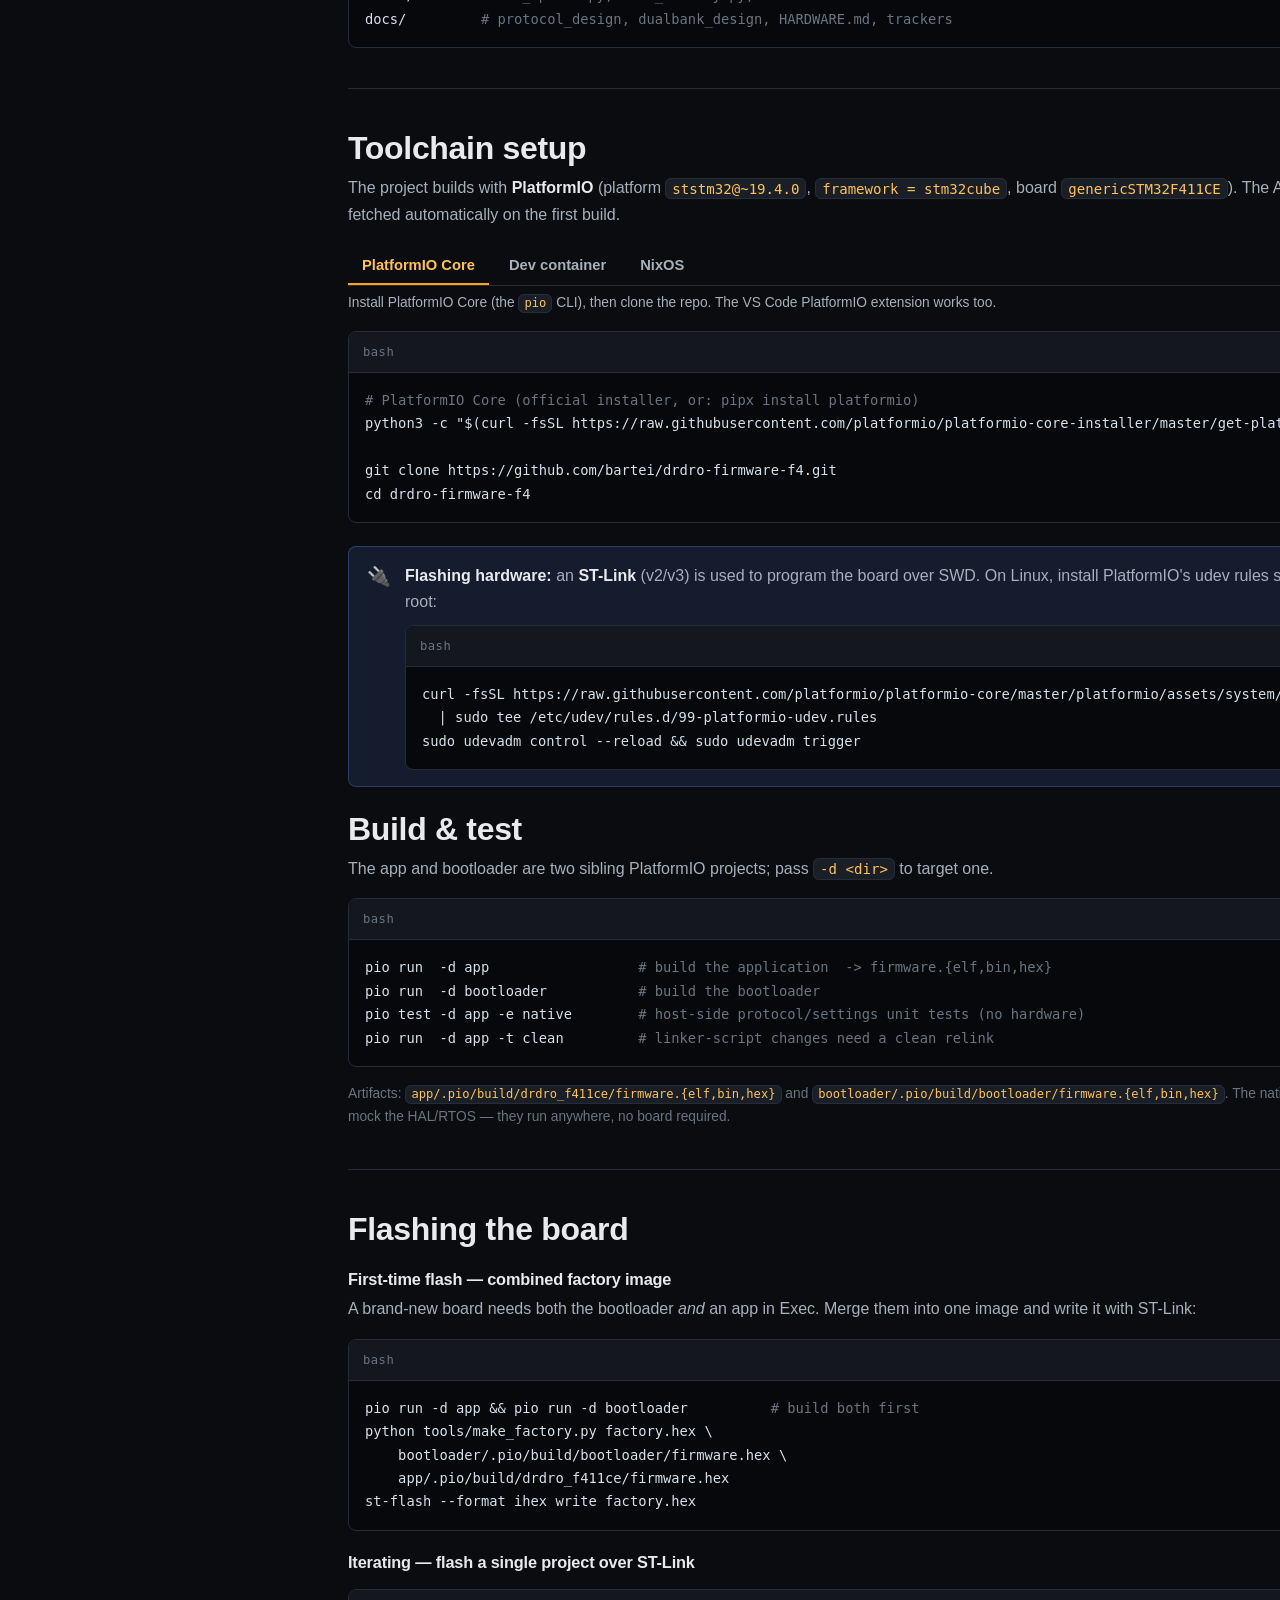
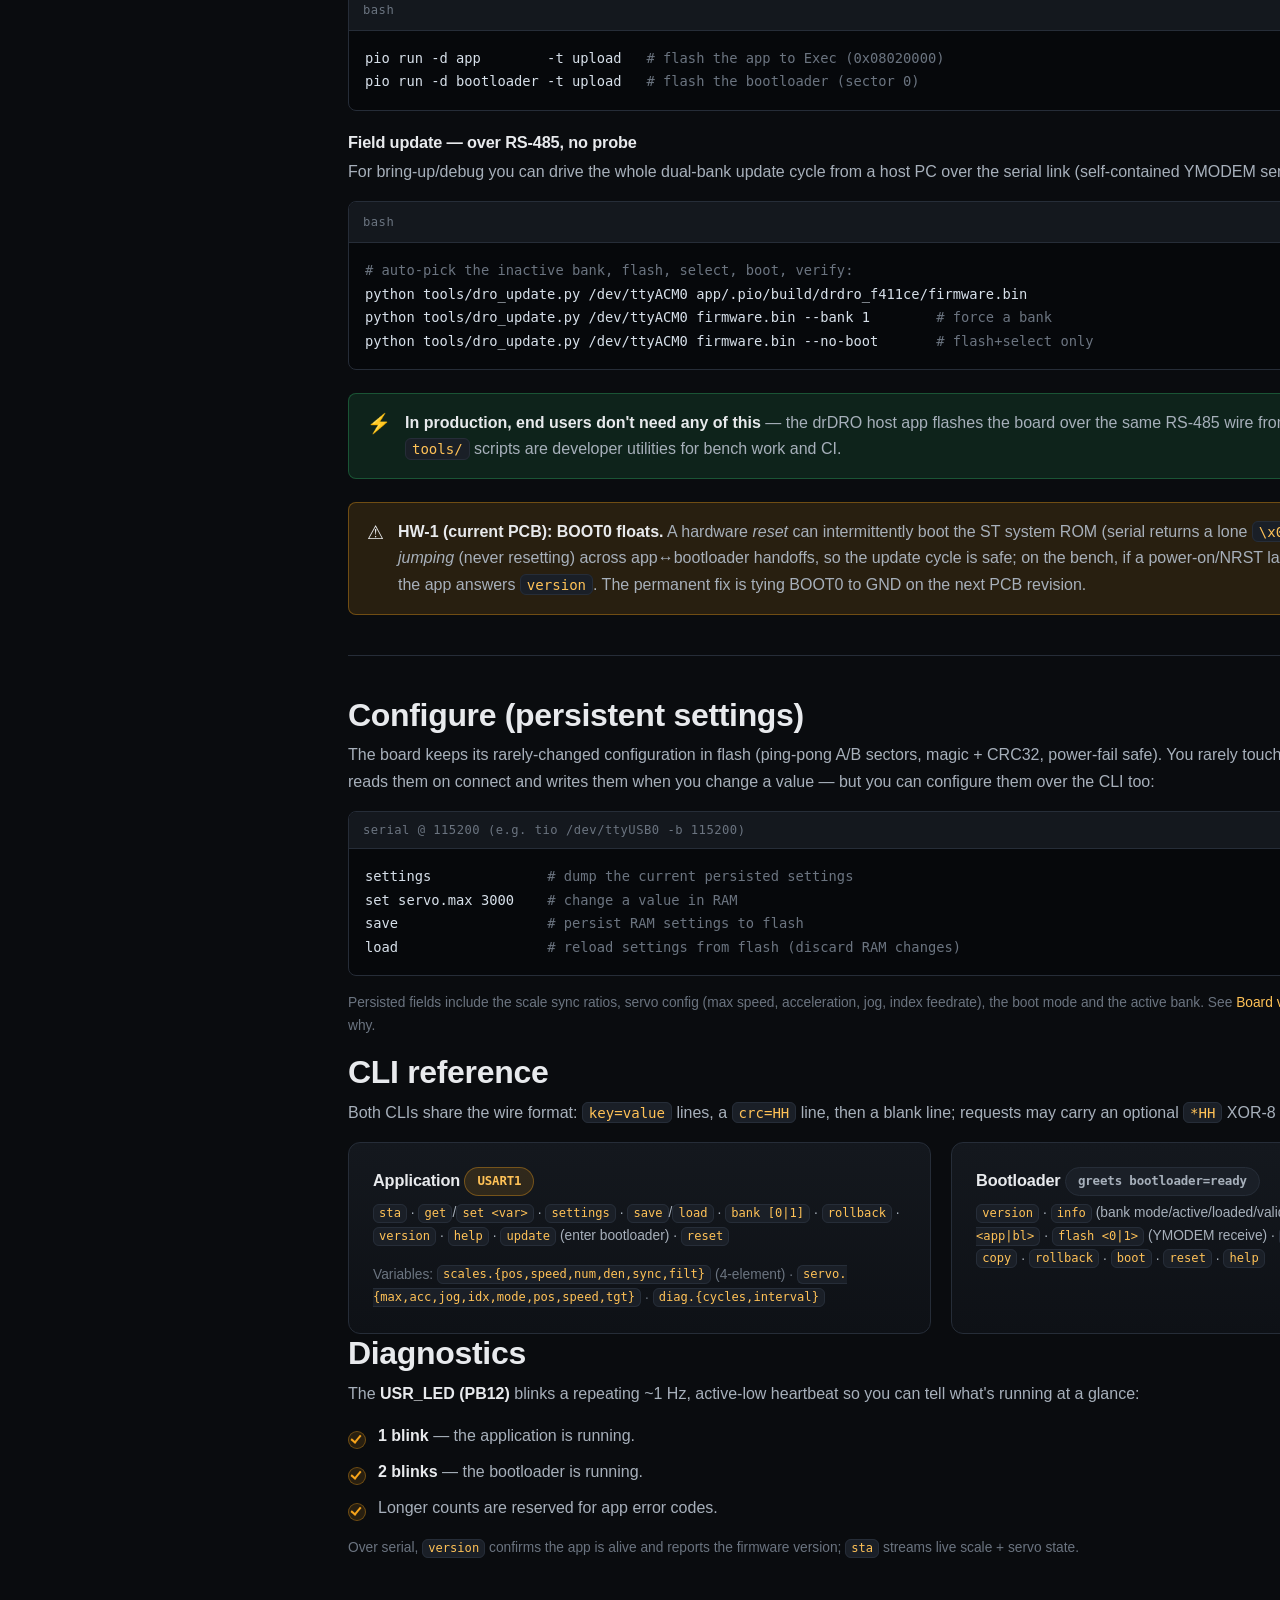
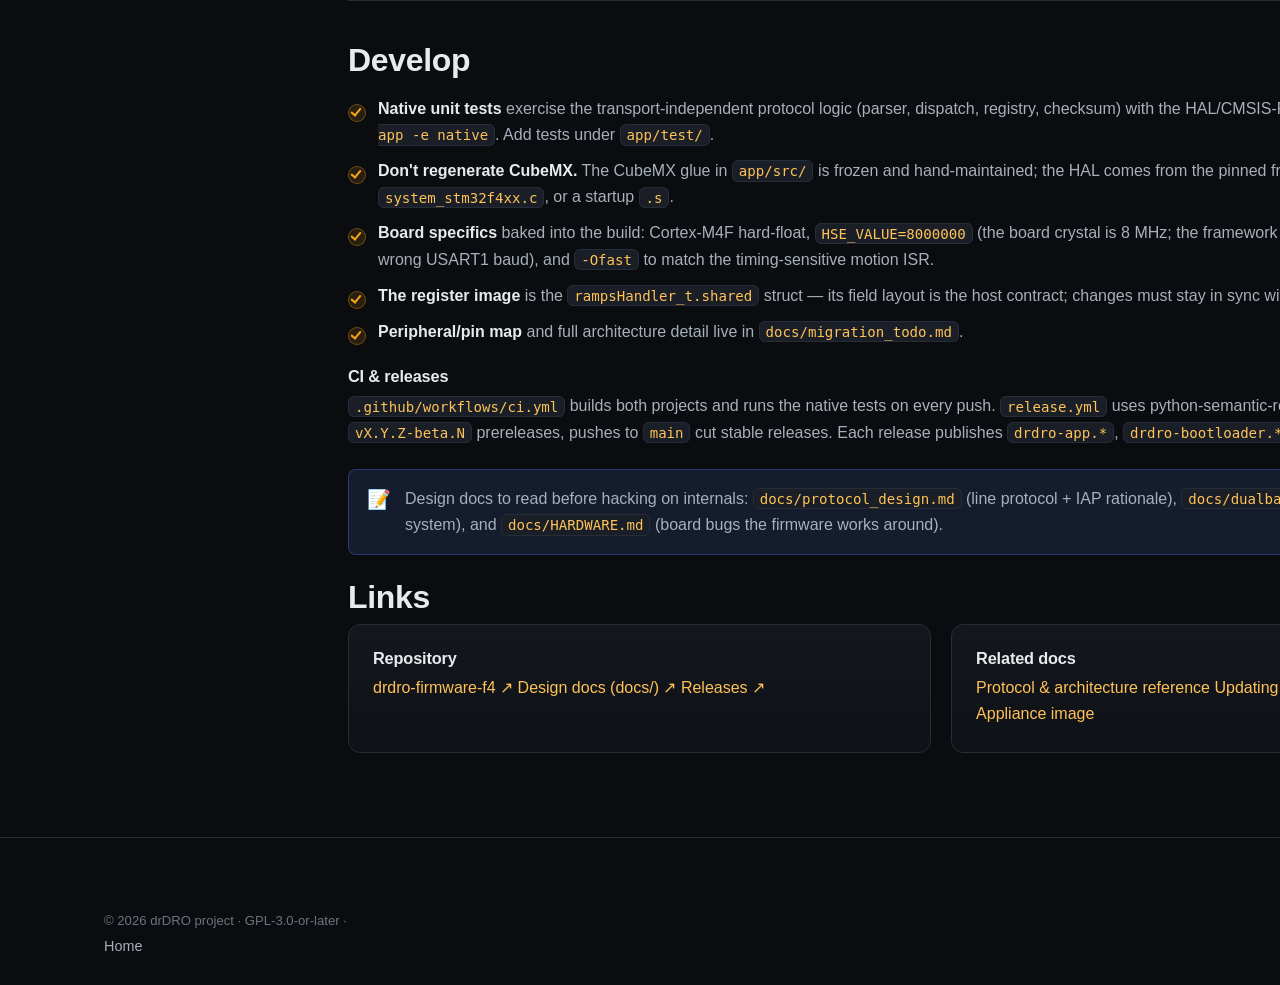
<file: firmware.html>
<!doctype html>
<html lang="en">
<head>
  <meta charset="utf-8">
  <meta name="viewport" content="width=device-width, initial-scale=1">
  <title>Board firmware (drdro-firmware-f4) — drDRO</title>
  <meta name="description" content="Build, flash, configure and develop the drDRO STM32F411 board firmware: PlatformIO toolchain, dual-bank IAP bootloader, ST-Link and RS-485 flashing, CLI reference.">
  <link rel="icon" type="image/png" href="assets/img/favicon.png">
  <link rel="stylesheet" href="assets/css/style.css">
</head>
<body>

<nav class="nav">
  <div class="nav-inner">
    <a class="brand" href="index.html"><img class="logo" src="assets/img/logo.png" alt=""> dr<b>DRO</b></a>
    <button class="nav-toggle" aria-label="Menu">&#8801;</button>
    <div class="nav-links">
      <a href="index.html">Overview</a>
      <a href="features.html">Features</a>
      <a href="screenshots.html">Screenshots</a>
      <a href="videos.html">Videos</a>
      <a href="flash.html">Get Started</a>
      <div class="nav-dd">
        <button class="nav-dd-btn" aria-haspopup="true" aria-expanded="false">Developers <span aria-hidden="true">&#9662;</span></button>
        <div class="nav-dd-menu">
          <a href="develop.html">App development</a>
          <a href="firmware.html">Board firmware</a>
          <a href="powerhat.html">Power HAT</a>
          <a href="arch.html">Appliance image</a>
          <a href="reference.html">Protocol reference</a>
        </div>
      </div>
      <a class="nav-cta" href="https://github.com/bartei/drdro-firmware-f4" target="_blank" rel="noopener">GitHub &#8599;</a>
    </div>
  </div>
</nav>

<header class="section-tight" style="padding-top:48px">
  <div class="wrap">
    <span class="eyebrow">Board firmware · drdro-firmware-f4</span>
    <h1 style="font-size:clamp(2rem,4.4vw,3rem);margin:.2rem 0 .6rem">The STM32 board firmware</h1>
    <p class="lead">Firmware for the drDRO controller board (STM32F411CEU6): FreeRTOS, a custom RS-485 line
      protocol, trapezoidal servo motion, and a dual-bank IAP bootloader for safe field updates. Built with
      PlatformIO. This page covers setting it up, building, flashing, configuring and developing it.</p>
    <div class="btn-row" style="margin-top:6px">
      <a class="btn btn-ghost" href="https://github.com/bartei/drdro-firmware-f4" target="_blank" rel="noopener">Firmware repo &#8599;</a>
      <span class="chip">STM32F411CEU6 · Cortex-M4F · 100 MHz</span>
      <span class="chip">512K flash / 128K RAM</span>
    </div>
  </div>
</header>

<div class="wrap section-tight" style="padding-top:0">
<div class="doc-layout">

  <aside class="toc">
    <h5>On this page</h5>
    <a href="#overview">Overview</a>
    <a href="#layout">Flash map &amp; layout</a>
    <a href="#setup">Toolchain setup</a>
    <a href="#build">Build &amp; test</a>
    <a href="#flash">Flashing the board</a>
    <a href="#configure">Configure (settings)</a>
    <a href="#cli">CLI reference</a>
    <a href="#diag">Diagnostics</a>
    <a href="#develop">Develop</a>
    <a href="#links">Links</a>
  </aside>

  <div>

    <section id="overview" class="anchor-h">
      <h2>Overview</h2>
      <p>The firmware is the real-time half of drDRO — it reads the encoders, drives the axis, keeps the
        persistent settings, and speaks the protocol the <a href="features.html">host app</a> talks to.</p>
      <ul class="ticks">
        <li>Reads <strong>4 quadrature scales</strong> (TIM1–TIM4 in encoder mode).</li>
        <li>Drives a <strong>step/dir servo</strong> with trapezoidal accel/decel ramps — jog, indexing and scale-synchronised motion — from a TIM9 interrupt <em>relocated to RAM</em>, so it keeps stepping even during a flash write.</li>
        <li>Speaks the <strong>RS-485 line protocol</strong> on USART1 @ 115200 8N1 (auto-direction).</li>
        <li>Stores rarely-changed settings (scale ratios, servo config, boot mode, active bank) in flash, power-fail-safe.</li>
        <li><strong>Field-updatable</strong> over RS-485 via a two-bank A/B bootloader — keep two versions, switch or roll back.</li>
      </ul>
      <div class="callout info"><div class="ci">&#128279;</div><div><p>The wire protocol and variable registry are documented on the <a href="reference.html#protocol">Reference</a> page. This page is about the firmware project itself.</p></div></div>
    </section>

    <hr class="hr" style="margin:40px 0">

    <section id="layout" class="anchor-h">
      <h2>Flash map &amp; project layout</h2>
      <p>The 512&nbsp;KB flash is partitioned for a dual-bank bootloader. The app is linked <em>once</em> for the
        Exec region; the bootloader copies the active bank into Exec and jumps to it (<strong>copy-on-activate</strong>).
        Switching banks or rolling back just changes the active-bank byte in settings.</p>
      <div class="table-wrap">
        <table>
          <thead><tr><th>Region</th><th>Sector(s)</th><th>Address</th><th>Size</th><th>Role</th></tr></thead>
          <tbody>
            <tr><td>Bootloader</td><td>0</td><td><code>0x08000000</code></td><td>16 K</td><td>Never erased by an update</td></tr>
            <tr><td>Settings A / B</td><td>1 / 2</td><td><code>0x08004000</code></td><td>16 K each</td><td>Ping-pong, power-fail safe</td></tr>
            <tr><td>(reserved)</td><td>3–4</td><td><code>0x0800C000</code></td><td>80 K</td><td>Future</td></tr>
            <tr><td><b>Exec</b></td><td>5</td><td><code>0x08020000</code></td><td>128 K</td><td>The app runs here</td></tr>
            <tr><td><b>Bank 0 / 1</b></td><td>6 / 7</td><td><code>0x08040000</code> / <code>0x08060000</code></td><td>128 K each</td><td>Stored app versions</td></tr>
          </tbody>
        </table>
      </div>
      <h4>Repository layout</h4>
      <div class="code"><div class="code-head"><span>drdro-firmware-f4/</span></div>
<pre><code>app/          <span class="cmt"># the application (linked at Exec 0x08020000)</span>
  src/        <span class="cmt"># app + frozen CubeMX glue (hand-maintained; NOT regenerated)</span>
  include/    <span class="cmt"># app + config headers (FreeRTOSConfig.h, hal_conf.h)</span>
  lib/FreeRTOS<span class="cmt"># vendored middleware</span>
  test/       <span class="cmt"># native unit tests + HAL/RTOS mocks</span>
bootloader/   <span class="cmt"># IAP bootloader (sector 0, 0x08000000)</span>
shared/       <span class="cmt"># Bootloader.h, Settings.h, BlinkCode.h (app<->bl contract)</span>
tools/        <span class="cmt"># dro_update.py, make_factory.py, build-release.sh</span>
docs/         <span class="cmt"># protocol_design, dualbank_design, HARDWARE.md, trackers</span></code></pre>
      </div>
    </section>

    <hr class="hr" style="margin:40px 0">

    <section id="setup" class="anchor-h">
      <h2>Toolchain setup</h2>
      <p>The project builds with <strong>PlatformIO</strong> (platform <code>ststm32@~19.4.0</code>,
        <code>framework = stm32cube</code>, board <code>genericSTM32F411CE</code>). The ARM toolchain and
        framework are fetched automatically on the first build.</p>

      <div data-tabs>
        <div class="tabs">
          <button class="tab-btn active" data-tab="pio">PlatformIO Core</button>
          <button class="tab-btn" data-tab="dc">Dev container</button>
          <button class="tab-btn" data-tab="nix">NixOS</button>
        </div>
        <div class="tab-panel active" data-panel="pio">
          <p class="small">Install PlatformIO Core (the <code>pio</code> CLI), then clone the repo. The VS&nbsp;Code PlatformIO extension works too.</p>
          <div class="code"><div class="code-head"><span>bash</span><button class="copy-btn">Copy</button></div>
<pre><code><span class="cmt"># PlatformIO Core (official installer, or: pipx install platformio)</span>
python3 -c "$(curl -fsSL https://raw.githubusercontent.com/platformio/platformio-core-installer/master/get-platformio.py)"

git clone https://github.com/bartei/drdro-firmware-f4.git
cd drdro-firmware-f4</code></pre>
          </div>
        </div>
        <div class="tab-panel" data-panel="dc">
          <p class="small">A ready-to-use VS&nbsp;Code dev container ships in <code>.devcontainer/</code> with PlatformIO,
            the STM32 toolchain, serial terminals and the GitHub CLI. Open the folder and <b>Reopen in Container</b>;
            the first build warms the cache. ST-Link USB passthrough is Linux-host only (see the container README).</p>
        </div>
        <div class="tab-panel" data-panel="nix">
          <p class="small">On hosts without <code>pio</code> on PATH (e.g. NixOS), wrap the commands:</p>
          <div class="code"><div class="code-head"><span>bash</span><button class="copy-btn">Copy</button></div>
<pre><code>nix-shell -p platformio --run 'pio run -d app'</code></pre>
          </div>
        </div>
      </div>

      <div class="callout info"><div class="ci">&#128268;</div><div><p><b>Flashing hardware:</b> an <b>ST-Link</b> (v2/v3) is used to program the board over SWD. On Linux, install PlatformIO's udev rules so the probe is accessible without root:</p>
        <div class="code" style="margin:.6rem 0 0"><div class="code-head"><span>bash</span><button class="copy-btn">Copy</button></div>
<pre><code>curl -fsSL https://raw.githubusercontent.com/platformio/platformio-core/master/platformio/assets/system/99-platformio-udev.rules \
  | sudo tee /etc/udev/rules.d/99-platformio-udev.rules
sudo udevadm control --reload &amp;&amp; sudo udevadm trigger</code></pre>
        </div></div></div>
    </section>

    <section id="build" class="anchor-h">
      <h2>Build &amp; test</h2>
      <p>The app and bootloader are two sibling PlatformIO projects; pass <code>-d &lt;dir&gt;</code> to target one.</p>
      <div class="code"><div class="code-head"><span>bash</span><button class="copy-btn">Copy</button></div>
<pre><code>pio run  -d app                  <span class="cmt"># build the application  -> firmware.{elf,bin,hex}</span>
pio run  -d bootloader           <span class="cmt"># build the bootloader</span>
pio test -d app -e native        <span class="cmt"># host-side protocol/settings unit tests (no hardware)</span>
pio run  -d app -t clean         <span class="cmt"># linker-script changes need a clean relink</span></code></pre>
      </div>
      <p class="small muted">Artifacts: <code>app/.pio/build/drdro_f411ce/firmware.{elf,bin,hex}</code> and
        <code>bootloader/.pio/build/bootloader/firmware.{elf,bin,hex}</code>. The native tests link only
        <code>Protocol.c</code> and mock the HAL/RTOS — they run anywhere, no board required.</p>
    </section>

    <hr class="hr" style="margin:40px 0">

    <section id="flash" class="anchor-h">
      <h2>Flashing the board</h2>

      <h4>First-time flash — combined factory image</h4>
      <p>A brand-new board needs both the bootloader <em>and</em> an app in Exec. Merge them into one image and
        write it with ST-Link:</p>
      <div class="code"><div class="code-head"><span>bash</span><button class="copy-btn">Copy</button></div>
<pre><code>pio run -d app &amp;&amp; pio run -d bootloader          <span class="cmt"># build both first</span>
python tools/make_factory.py factory.hex \
    bootloader/.pio/build/bootloader/firmware.hex \
    app/.pio/build/drdro_f411ce/firmware.hex
st-flash --format ihex write factory.hex</code></pre>
      </div>

      <h4>Iterating — flash a single project over ST-Link</h4>
      <div class="code"><div class="code-head"><span>bash</span><button class="copy-btn">Copy</button></div>
<pre><code>pio run -d app        -t upload   <span class="cmt"># flash the app to Exec (0x08020000)</span>
pio run -d bootloader -t upload   <span class="cmt"># flash the bootloader (sector 0)</span></code></pre>
      </div>

      <h4>Field update — over RS-485, no probe</h4>
      <p>For bring-up/debug you can drive the whole dual-bank update cycle from a host PC over the serial link
        (self-contained YMODEM sender, baud 115200):</p>
      <div class="code"><div class="code-head"><span>bash</span><button class="copy-btn">Copy</button></div>
<pre><code><span class="cmt"># auto-pick the inactive bank, flash, select, boot, verify:</span>
python tools/dro_update.py /dev/ttyACM0 app/.pio/build/drdro_f411ce/firmware.bin
python tools/dro_update.py /dev/ttyACM0 firmware.bin --bank 1        <span class="cmt"># force a bank</span>
python tools/dro_update.py /dev/ttyACM0 firmware.bin --no-boot       <span class="cmt"># flash+select only</span></code></pre>
      </div>
      <div class="callout good"><div class="ci">&#9889;</div><div><p><b>In production, end users don't need any of this</b> — the drDRO host app flashes the board over the same RS-485 wire from its <a href="features.html#firmware">Firmware screen</a>. The <code>tools/</code> scripts are developer utilities for bench work and CI.</p></div></div>
      <div class="callout warn"><div class="ci">&#9888;</div><div><p><b>HW-1 (current PCB): BOOT0 floats.</b> A hardware <em>reset</em> can intermittently boot the ST system ROM (serial returns a lone <code>\x00</code>). The firmware avoids this by <em>jumping</em> (never resetting) across app&harr;bootloader handoffs, so the update cycle is safe; on the bench, if a power-on/NRST lands in the ROM, just retry until the app answers <code>version</code>. The permanent fix is tying BOOT0 to GND on the next PCB revision.</p></div></div>
    </section>

    <hr class="hr" style="margin:40px 0">

    <section id="configure" class="anchor-h">
      <h2>Configure (persistent settings)</h2>
      <p>The board keeps its rarely-changed configuration in flash (ping-pong A/B sectors, magic + CRC32,
        power-fail safe). You rarely touch these directly — the host app reads them on connect and writes them
        when you change a value — but you can configure them over the CLI too:</p>
      <div class="code"><div class="code-head"><span>serial @ 115200 (e.g. tio /dev/ttyUSB0 -b 115200)</span></div>
<pre><code>settings              <span class="cmt"># dump the current persisted settings</span>
set servo.max 3000    <span class="cmt"># change a value in RAM</span>
save                  <span class="cmt"># persist RAM settings to flash</span>
load                  <span class="cmt"># reload settings from flash (discard RAM changes)</span></code></pre>
      </div>
      <p class="small muted">Persisted fields include the scale sync ratios, servo config (max speed, acceleration,
        jog, index feedrate), the boot mode and the active bank. See
        <a href="reference.html#settings">Board vs host settings</a> for what lives where and why.</p>
    </section>

    <section id="cli" class="anchor-h">
      <h2>CLI reference</h2>
      <p>Both CLIs share the wire format: <code>key=value</code> lines, a <code>crc=HH</code> line, then a blank
        line; requests may carry an optional <code>*HH</code> XOR-8 checksum.</p>
      <div class="grid grid-2">
        <div class="card">
          <h4 class="mt0">Application <span class="chip amber" style="vertical-align:middle">USART1</span></h4>
          <p class="small"><code>sta</code> · <code>get</code>/<code>set &lt;var&gt;</code> · <code>settings</code> · <code>save</code>/<code>load</code> · <code>bank [0|1]</code> · <code>rollback</code> · <code>version</code> · <code>help</code> · <code>update</code> (enter bootloader) · <code>reset</code></p>
          <p class="small muted">Variables: <code>scales.{pos,speed,num,den,sync,filt}</code> (4-element) · <code>servo.{max,acc,jog,idx,mode,pos,speed,tgt}</code> · <code>diag.{cycles,interval}</code></p>
        </div>
        <div class="card">
          <h4 class="mt0">Bootloader <span class="chip" style="vertical-align:middle">greets bootloader=ready</span></h4>
          <p class="small"><code>version</code> · <code>info</code> (bank mode/active/loaded/validity) · <code>bank [0|1]</code> · <code>boot.mode &lt;app|bl&gt;</code> · <code>flash &lt;0|1&gt;</code> (YMODEM receive) · <code>erase &lt;0|1&gt;</code> · <code>crc &lt;0|1&gt;</code> · <code>copy</code> · <code>rollback</code> · <code>boot</code> · <code>reset</code> · <code>help</code></p>
        </div>
      </div>
    </section>

    <section id="diag" class="anchor-h">
      <h2>Diagnostics</h2>
      <p>The <strong>USR_LED (PB12)</strong> blinks a repeating ~1&nbsp;Hz, active-low heartbeat so you can tell
        what's running at a glance:</p>
      <ul class="ticks">
        <li><strong>1 blink</strong> — the application is running.</li>
        <li><strong>2 blinks</strong> — the bootloader is running.</li>
        <li>Longer counts are reserved for app error codes.</li>
      </ul>
      <p class="small muted">Over serial, <code>version</code> confirms the app is alive and reports the firmware
        version; <code>sta</code> streams live scale + servo state.</p>
    </section>

    <hr class="hr" style="margin:40px 0">

    <section id="develop" class="anchor-h">
      <h2>Develop</h2>
      <ul class="ticks">
        <li><strong>Native unit tests</strong> exercise the transport-independent protocol logic (parser, dispatch, registry, checksum) with the HAL/CMSIS-RTOS mocked — <code>pio test -d app -e native</code>. Add tests under <code>app/test/</code>.</li>
        <li><strong>Don't regenerate CubeMX.</strong> The CubeMX glue in <code>app/src/</code> is frozen and hand-maintained; the HAL comes from the pinned framework — don't add <code>Drivers/</code>, <code>system_stm32f4xx.c</code>, or a startup <code>.s</code>.</li>
        <li><strong>Board specifics</strong> baked into the build: Cortex-M4F hard-float, <code>HSE_VALUE=8000000</code> (the board crystal is 8&nbsp;MHz; the framework default of 25&nbsp;MHz would give the wrong USART1 baud), and <code>-Ofast</code> to match the timing-sensitive motion ISR.</li>
        <li><strong>The register image</strong> is the <code>rampsHandler_t.shared</code> struct — its field layout is the host contract; changes must stay in sync with the app.</li>
        <li><strong>Peripheral/pin map</strong> and full architecture detail live in <code>docs/migration_todo.md</code>.</li>
      </ul>
      <h4>CI &amp; releases</h4>
      <p><code>.github/workflows/ci.yml</code> builds both projects and runs the native tests on every push.
        <code>release.yml</code> uses python-semantic-release: pushes to <code>dev</code> cut
        <code>vX.Y.Z-beta.N</code> prereleases, pushes to <code>main</code> cut stable releases. Each release
        publishes <code>drdro-app.*</code>, <code>drdro-bootloader.*</code> and <code>drdro-factory.hex</code>.</p>
      <div class="callout info"><div class="ci">&#128221;</div><div><p>Design docs to read before hacking on internals: <code>docs/protocol_design.md</code> (line protocol + IAP rationale), <code>docs/dualbank_design.md</code> (the A/B update system), and <code>docs/HARDWARE.md</code> (board bugs the firmware works around).</p></div></div>
    </section>

    <section id="links" class="anchor-h">
      <h2>Links</h2>
      <div class="grid grid-2">
        <div class="card"><h4 class="mt0">Repository</h4>
          <a href="https://github.com/bartei/drdro-firmware-f4" target="_blank" rel="noopener">drdro-firmware-f4 &#8599;</a>
          <a href="https://github.com/bartei/drdro-firmware-f4/tree/main/docs" target="_blank" rel="noopener">Design docs (docs/) &#8599;</a>
          <a href="https://github.com/bartei/drdro-firmware-f4/releases" target="_blank" rel="noopener">Releases &#8599;</a>
        </div>
        <div class="card"><h4 class="mt0">Related docs</h4>
          <a href="reference.html">Protocol &amp; architecture reference</a>
          <a href="features.html#firmware">Updating firmware from the app</a>
          <a href="arch.html">Appliance image</a>
        </div>
      </div>
    </section>

  </div>
</div>
</div>

<footer class="footer">
  <div class="wrap fnote">&copy; <span data-year>2026</span> drDRO project · GPL-3.0-or-later · <a href="index.html">Home</a></div>
</footer>

<script src="assets/js/main.js"></script>
</body>
</html>
</file>
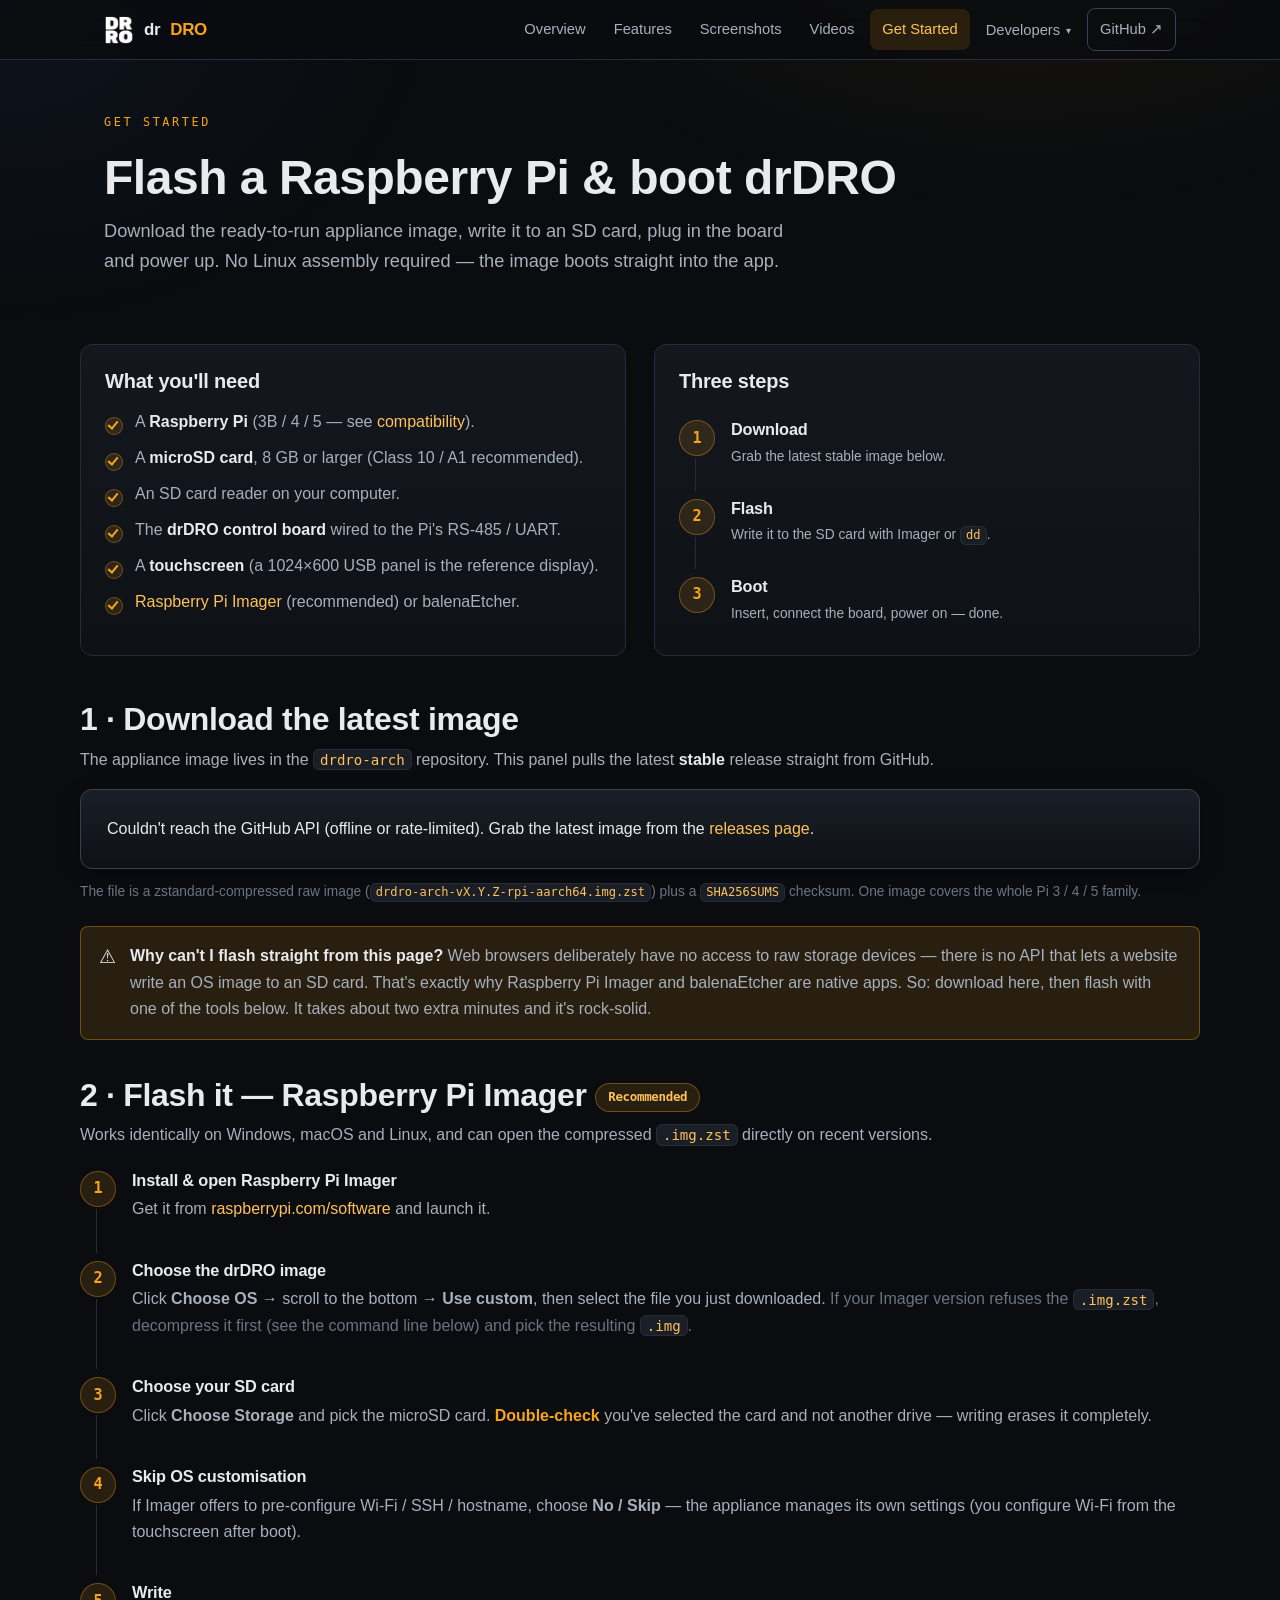
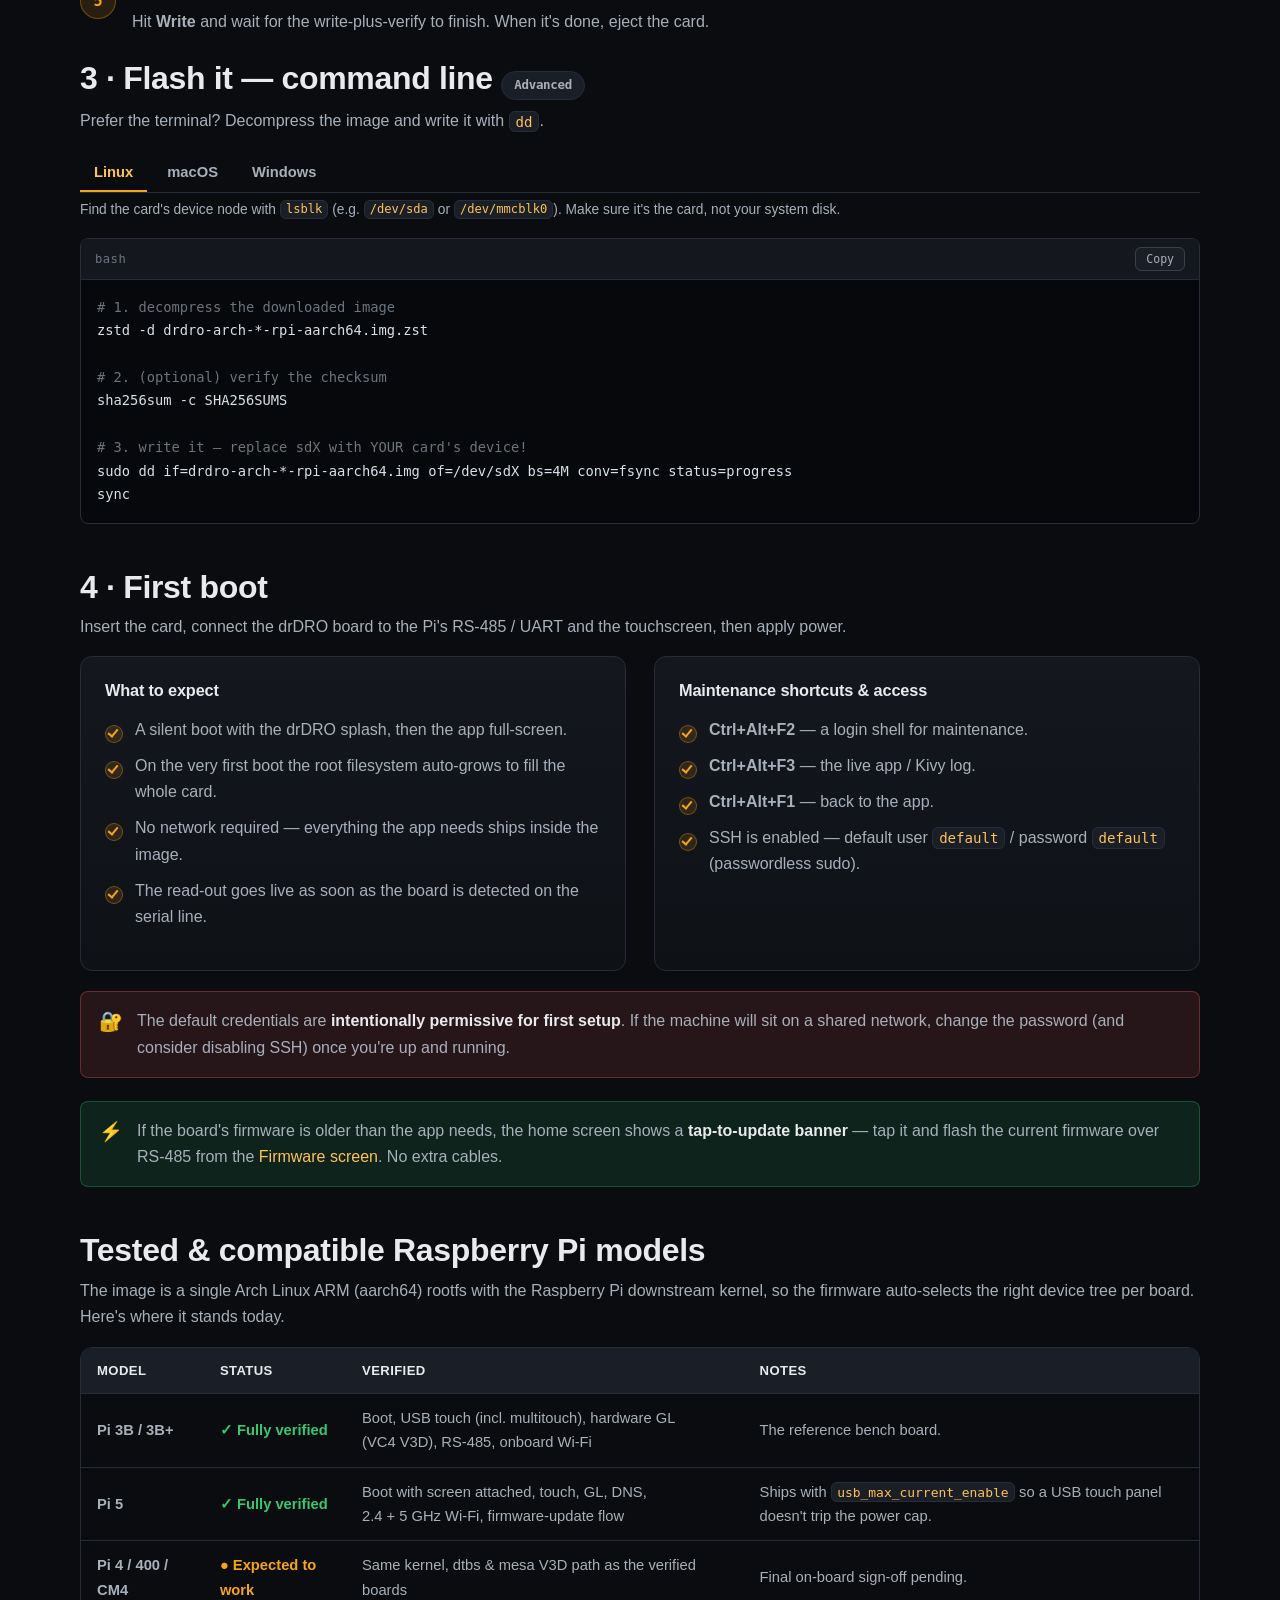
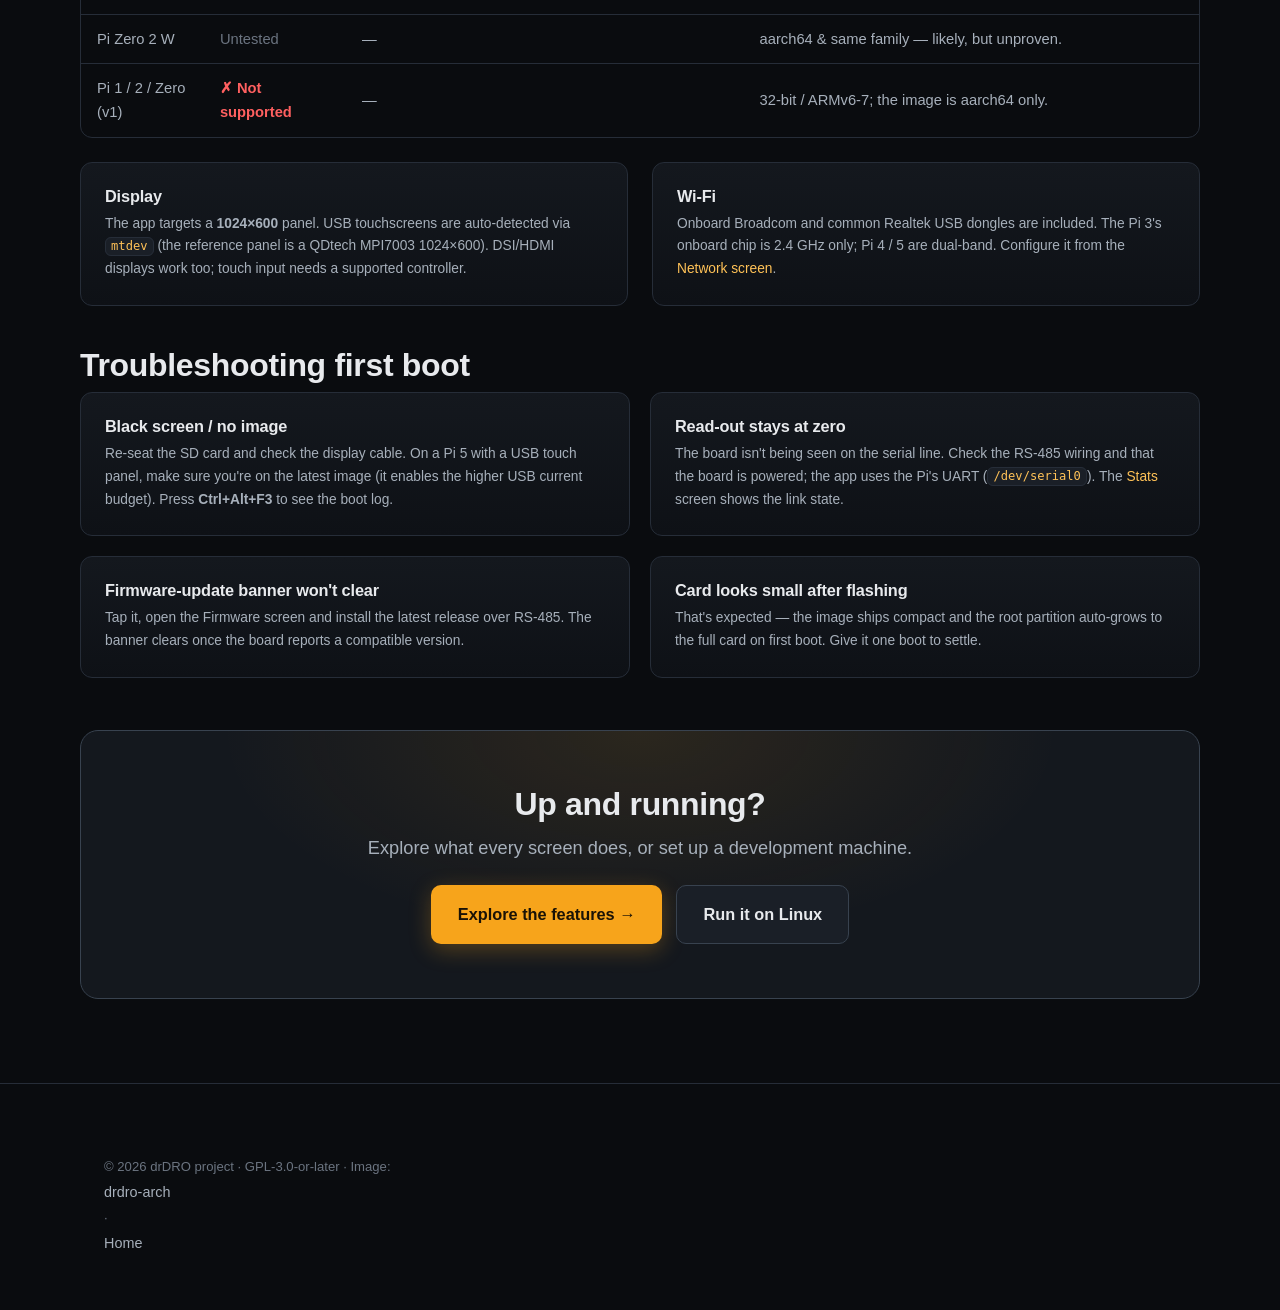
<file: flash.html>
<!doctype html>
<html lang="en">
<head>
  <meta charset="utf-8">
  <meta name="viewport" content="width=device-width, initial-scale=1">
  <title>Get Started — Flash &amp; boot drDRO on a Raspberry Pi</title>
  <meta name="description" content="Download the latest drDRO appliance image and flash it to an SD card with Raspberry Pi Imager or the command line. Includes tested Raspberry Pi compatibility and first-boot guide.">
  <link rel="icon" type="image/png" href="assets/img/favicon.png">
  <link rel="stylesheet" href="assets/css/style.css">
</head>
<body>

<nav class="nav">
  <div class="nav-inner">
    <a class="brand" href="index.html"><img class="logo" src="assets/img/logo.png" alt=""> dr<b>DRO</b></a>
    <button class="nav-toggle" aria-label="Menu">&#8801;</button>
    <div class="nav-links">
      <a href="index.html">Overview</a>
      <a href="features.html">Features</a>
      <a href="screenshots.html">Screenshots</a>
      <a href="videos.html">Videos</a>
      <a href="flash.html">Get Started</a>
      <div class="nav-dd">
        <button class="nav-dd-btn" aria-haspopup="true" aria-expanded="false">Developers <span aria-hidden="true">&#9662;</span></button>
        <div class="nav-dd-menu">
          <a href="develop.html">App development</a>
          <a href="firmware.html">Board firmware</a>
          <a href="powerhat.html">Power HAT</a>
          <a href="arch.html">Appliance image</a>
          <a href="reference.html">Protocol reference</a>
        </div>
      </div>
      <a class="nav-cta" href="https://github.com/bartei/drdro-software-f4" target="_blank" rel="noopener">GitHub &#8599;</a>
    </div>
  </div>
</nav>

<header class="section-tight" style="padding-top:48px">
  <div class="wrap">
    <span class="eyebrow">Get started</span>
    <h1 style="font-size:clamp(2rem,4.4vw,3rem);margin:.2rem 0 .6rem">Flash a Raspberry Pi &amp; boot drDRO</h1>
    <p class="lead">Download the ready-to-run appliance image, write it to an SD card, plug in the board and power up.
      No Linux assembly required — the image boots straight into the app.</p>
  </div>
</header>

<main class="wrap section-tight" style="padding-top:8px">

  <!-- WHAT YOU NEED -->
  <section class="anchor-h" id="need">
    <div class="grid grid-2" style="gap:28px;align-items:stretch">
      <div class="card">
        <h3 class="mt0">What you'll need</h3>
        <ul class="ticks">
          <li>A <strong>Raspberry Pi</strong> (3B / 4 / 5 — see <a href="#compat">compatibility</a>).</li>
          <li>A <strong>microSD card</strong>, 8&nbsp;GB or larger (Class 10 / A1 recommended).</li>
          <li>An SD card reader on your computer.</li>
          <li>The <strong>drDRO control board</strong> wired to the Pi's RS-485 / UART.</li>
          <li>A <strong>touchscreen</strong> (a 1024&times;600 USB panel is the reference display).</li>
          <li><a href="https://www.raspberrypi.com/software/" target="_blank" rel="noopener">Raspberry&nbsp;Pi&nbsp;Imager</a> (recommended) or balenaEtcher.</li>
        </ul>
      </div>
      <div class="card" style="display:flex;flex-direction:column;gap:14px">
        <h3 class="mt0">Three steps</h3>
        <ol class="steps" style="margin:0">
          <li><h4>Download</h4><p class="small">Grab the latest stable image below.</p></li>
          <li><h4>Flash</h4><p class="small">Write it to the SD card with Imager or <code>dd</code>.</p></li>
          <li><h4>Boot</h4><p class="small">Insert, connect the board, power on — done.</p></li>
        </ol>
      </div>
    </div>
  </section>

  <!-- DOWNLOAD PANEL (live) -->
  <section class="anchor-h" id="download" style="margin-top:44px">
    <h2>1 · Download the latest image</h2>
    <p>The appliance image lives in the <a href="https://github.com/bartei/drdro-arch/releases" target="_blank" rel="noopener"><code>drdro-arch</code></a>
      repository. This panel pulls the latest <strong>stable</strong> release straight from GitHub.</p>

    <div class="release" data-repo="bartei/drdro-arch" data-match=".img.zst">
      <div class="rel-status"><span class="spinner"></span> &nbsp;Fetching the latest release from GitHub&hellip;</div>
      <div class="rel-body" style="display:none">
        <div class="rel-top">
          <div>
            <div class="muted small" style="letter-spacing:.05em;text-transform:uppercase">Latest stable · drdro-arch</div>
            <div class="ver">v—</div>
          </div>
          <a class="btn btn-primary btn-lg rel-download" href="https://github.com/bartei/drdro-arch/releases/latest">
            &#8681;&nbsp; Download image
          </a>
        </div>
        <div class="meta">
          <span>Released <b class="rel-date">—</b></span>
          <span>Size <b class="rel-size">—</b></span>
          <span>File <b class="rel-name">—</b></span>
          <span><a class="rel-notes" href="https://github.com/bartei/drdro-arch/releases" target="_blank" rel="noopener">Release notes &#8599;</a></span>
        </div>
        <div class="rel-hash"></div>
      </div>
    </div>

    <p class="small muted" style="margin-top:12px">The file is a zstandard-compressed raw image
      (<code>drdro-arch-vX.Y.Z-rpi-aarch64.img.zst</code>) plus a <code>SHA256SUMS</code> checksum. One image
      covers the whole Pi&nbsp;3&nbsp;/&nbsp;4&nbsp;/&nbsp;5 family.</p>
  </section>

  <!-- HONEST CALLOUT -->
  <div class="callout warn">
    <div class="ci">&#9888;</div>
    <div>
      <p><b>Why can't I flash straight from this page?</b> Web browsers deliberately have no access to raw
        storage devices — there is no API that lets a website write an OS image to an SD card. That's exactly why
        Raspberry&nbsp;Pi&nbsp;Imager and balenaEtcher are native apps. So: download here, then flash with one of the
        tools below. It takes about two extra minutes and it's rock-solid.</p>
    </div>
  </div>

  <!-- METHOD A: IMAGER -->
  <section class="anchor-h" id="imager" style="margin-top:36px">
    <h2>2 · Flash it — Raspberry Pi Imager <span class="chip amber" style="vertical-align:middle">Recommended</span></h2>
    <p>Works identically on Windows, macOS and Linux, and can open the compressed <code>.img.zst</code> directly on
      recent versions.</p>
    <ol class="steps">
      <li>
        <h4>Install &amp; open Raspberry Pi Imager</h4>
        <p>Get it from <a href="https://www.raspberrypi.com/software/" target="_blank" rel="noopener">raspberrypi.com/software</a> and launch it.</p>
      </li>
      <li>
        <h4>Choose the drDRO image</h4>
        <p>Click <b>Choose OS</b> &rarr; scroll to the bottom &rarr; <b>Use custom</b>, then select the file you
          just downloaded. <span class="muted">If your Imager version refuses the <code>.img.zst</code>, decompress it first (see the command line below) and pick the resulting <code>.img</code>.</span></p>
      </li>
      <li>
        <h4>Choose your SD card</h4>
        <p>Click <b>Choose Storage</b> and pick the microSD card. <b class="warnmark">Double-check</b> you've selected the card and not another drive — writing erases it completely.</p>
      </li>
      <li>
        <h4>Skip OS customisation</h4>
        <p>If Imager offers to pre-configure Wi-Fi / SSH / hostname, choose <b>No / Skip</b> — the appliance manages
          its own settings (you configure Wi-Fi from the touchscreen after boot).</p>
      </li>
      <li>
        <h4>Write</h4>
        <p>Hit <b>Write</b> and wait for the write-plus-verify to finish. When it's done, eject the card.</p>
      </li>
    </ol>
  </section>

  <!-- METHOD B: CLI -->
  <section class="anchor-h" id="cli" style="margin-top:24px">
    <h2>3 · Flash it — command line <span class="chip">Advanced</span></h2>
    <p>Prefer the terminal? Decompress the image and write it with <code>dd</code>.</p>

    <div data-tabs>
      <div class="tabs">
        <button class="tab-btn active" data-tab="linux">Linux</button>
        <button class="tab-btn" data-tab="macos">macOS</button>
        <button class="tab-btn" data-tab="win">Windows</button>
      </div>

      <div class="tab-panel active" data-panel="linux">
        <p class="small">Find the card's device node with <code>lsblk</code> (e.g. <code>/dev/sda</code> or
          <code>/dev/mmcblk0</code>). Make sure it's the card, not your system disk.</p>
        <div class="code">
          <div class="code-head"><span>bash</span><button class="copy-btn">Copy</button></div>
<pre><code><span class="cmt"># 1. decompress the downloaded image</span>
zstd -d drdro-arch-*-rpi-aarch64.img.zst

<span class="cmt"># 2. (optional) verify the checksum</span>
sha256sum -c SHA256SUMS

<span class="cmt"># 3. write it — replace sdX with YOUR card's device!</span>
sudo dd if=drdro-arch-*-rpi-aarch64.img of=/dev/sdX bs=4M conv=fsync status=progress
sync</code></pre>
        </div>
      </div>

      <div class="tab-panel" data-panel="macos">
        <p class="small">Identify the disk with <code>diskutil list</code>, unmount it, and write to the
          <em>raw</em> node (<code>/dev/rdiskN</code>) for speed.</p>
        <div class="code">
          <div class="code-head"><span>zsh</span><button class="copy-btn">Copy</button></div>
<pre><code><span class="cmt"># install zstd if needed:  brew install zstd</span>
zstd -d drdro-arch-*-rpi-aarch64.img.zst
shasum -a 256 -c SHA256SUMS

<span class="cmt"># find the disk, then unmount (replace N)</span>
diskutil list
diskutil unmountDisk /dev/diskN

<span class="cmt"># write to the RAW node (rdiskN)</span>
sudo dd if=drdro-arch-*-rpi-aarch64.img of=/dev/rdiskN bs=4m
diskutil eject /dev/diskN</code></pre>
        </div>
      </div>

      <div class="tab-panel" data-panel="win">
        <p class="small">Windows has no native <code>dd</code>. The easiest path is Raspberry&nbsp;Pi&nbsp;Imager or
          balenaEtcher (both take a custom image). If the tool can't read <code>.zst</code>, decompress first with the
          <code>zstd</code> tool or 7-Zip.</p>
        <div class="code">
          <div class="code-head"><span>PowerShell</span><button class="copy-btn">Copy</button></div>
<pre><code><span class="cmt"># decompress (install zstd: winget install Facebook.Zstandard)</span>
zstd -d drdro-arch-*-rpi-aarch64.img.zst

<span class="cmt"># verify the checksum</span>
CertUtil -hashfile drdro-arch-*-rpi-aarch64.img SHA256

<span class="cmt"># then flash the .img with Raspberry Pi Imager -> Use custom</span></code></pre>
        </div>
      </div>
    </div>
  </section>

  <!-- FIRST BOOT -->
  <section class="anchor-h" id="firstboot" style="margin-top:44px">
    <h2>4 · First boot</h2>
    <p>Insert the card, connect the drDRO board to the Pi's RS-485 / UART and the touchscreen, then apply power.</p>
    <div class="grid grid-2" style="gap:28px">
      <div class="card">
        <h4 class="mt0">What to expect</h4>
        <ul class="ticks">
          <li>A silent boot with the drDRO splash, then the app full-screen.</li>
          <li>On the very first boot the root filesystem auto-grows to fill the whole card.</li>
          <li>No network required — everything the app needs ships inside the image.</li>
          <li>The read-out goes live as soon as the board is detected on the serial line.</li>
        </ul>
      </div>
      <div class="card">
        <h4 class="mt0">Maintenance shortcuts &amp; access</h4>
        <ul class="ticks">
          <li><b>Ctrl+Alt+F2</b> — a login shell for maintenance.</li>
          <li><b>Ctrl+Alt+F3</b> — the live app / Kivy log.</li>
          <li><b>Ctrl+Alt+F1</b> — back to the app.</li>
          <li>SSH is enabled — default user <code>default</code> / password <code>default</code> (passwordless sudo).</li>
        </ul>
      </div>
    </div>
    <div class="callout danger" style="margin-top:20px">
      <div class="ci">&#128272;</div>
      <div><p>The default credentials are <b>intentionally permissive for first setup</b>. If the machine will sit on
        a shared network, change the password (and consider disabling SSH) once you're up and running.</p></div>
    </div>
    <div class="callout good" style="margin-top:14px">
      <div class="ci">&#9889;</div>
      <div><p>If the board's firmware is older than the app needs, the home screen shows a <b>tap-to-update banner</b> —
        tap it and flash the current firmware over RS-485 from the <a href="features.html#firmware">Firmware screen</a>.
        No extra cables.</p></div>
    </div>
  </section>

  <!-- COMPATIBILITY -->
  <section class="anchor-h" id="compat" style="margin-top:44px">
    <h2>Tested &amp; compatible Raspberry Pi models</h2>
    <p>The image is a single Arch Linux ARM (aarch64) rootfs with the Raspberry&nbsp;Pi downstream kernel, so the
      firmware auto-selects the right device tree per board. Here's where it stands today.</p>

    <div class="table-wrap">
      <table>
        <thead><tr><th>Model</th><th>Status</th><th>Verified</th><th>Notes</th></tr></thead>
        <tbody>
          <tr>
            <td><b>Pi 3B / 3B+</b></td>
            <td><span class="tick">&#10003; Fully verified</span></td>
            <td>Boot, USB touch (incl. multitouch), hardware GL (VC4&nbsp;V3D), RS-485, onboard Wi-Fi</td>
            <td>The reference bench board.</td>
          </tr>
          <tr>
            <td><b>Pi 5</b></td>
            <td><span class="tick">&#10003; Fully verified</span></td>
            <td>Boot with screen attached, touch, GL, DNS, 2.4&nbsp;+&nbsp;5&nbsp;GHz Wi-Fi, firmware-update flow</td>
            <td>Ships with <code>usb_max_current_enable</code> so a USB touch panel doesn't trip the power cap.</td>
          </tr>
          <tr>
            <td><b>Pi 4 / 400 / CM4</b></td>
            <td><span class="warnmark">&#9679; Expected to work</span></td>
            <td>Same kernel, dtbs &amp; mesa V3D path as the verified boards</td>
            <td>Final on-board sign-off pending.</td>
          </tr>
          <tr>
            <td>Pi Zero 2 W</td>
            <td><span class="muted">Untested</span></td>
            <td>—</td>
            <td>aarch64 &amp; same family — likely, but unproven.</td>
          </tr>
          <tr>
            <td>Pi 1 / 2 / Zero (v1)</td>
            <td><span class="cross">&#10007; Not supported</span></td>
            <td>—</td>
            <td>32-bit / ARMv6-7; the image is aarch64 only.</td>
          </tr>
        </tbody>
      </table>
    </div>

    <div class="grid grid-2" style="margin-top:24px;gap:24px">
      <div class="card">
        <h4 class="mt0">Display</h4>
        <p class="small">The app targets a <b>1024&times;600</b> panel. USB touchscreens are auto-detected via
          <code>mtdev</code> (the reference panel is a QDtech MPI7003 1024&times;600). DSI/HDMI displays work too;
          touch input needs a supported controller.</p>
      </div>
      <div class="card">
        <h4 class="mt0">Wi-Fi</h4>
        <p class="small">Onboard Broadcom and common Realtek USB dongles are included. The Pi&nbsp;3's onboard chip is
          2.4&nbsp;GHz only; Pi&nbsp;4&nbsp;/&nbsp;5 are dual-band. Configure it from the
          <a href="features.html#network">Network screen</a>.</p>
      </div>
    </div>
  </section>

  <!-- TROUBLESHOOTING -->
  <section class="anchor-h" id="trouble" style="margin-top:40px">
    <h2>Troubleshooting first boot</h2>
    <div class="grid grid-2" style="gap:20px">
      <div class="card"><h4 class="mt0">Black screen / no image</h4><p class="small">Re-seat the SD card and check the display cable. On a Pi&nbsp;5 with a USB touch panel, make sure you're on the latest image (it enables the higher USB current budget). Press <b>Ctrl+Alt+F3</b> to see the boot log.</p></div>
      <div class="card"><h4 class="mt0">Read-out stays at zero</h4><p class="small">The board isn't being seen on the serial line. Check the RS-485 wiring and that the board is powered; the app uses the Pi's UART (<code>/dev/serial0</code>). The <a href="features.html#diagnostics">Stats</a> screen shows the link state.</p></div>
      <div class="card"><h4 class="mt0">Firmware-update banner won't clear</h4><p class="small">Tap it, open the Firmware screen and install the latest release over RS-485. The banner clears once the board reports a compatible version.</p></div>
      <div class="card"><h4 class="mt0">Card looks small after flashing</h4><p class="small">That's expected — the image ships compact and the root partition auto-grows to the full card on first boot. Give it one boot to settle.</p></div>
    </div>
  </section>

  <div class="cta" style="margin-top:52px">
    <h2>Up and running?</h2>
    <p class="lead" style="margin:0 auto 1.4rem">Explore what every screen does, or set up a development machine.</p>
    <div class="btn-row" style="justify-content:center">
      <a class="btn btn-primary btn-lg" href="features.html">Explore the features &#8594;</a>
      <a class="btn btn-ghost btn-lg" href="develop.html">Run it on Linux</a>
    </div>
  </div>
</main>

<footer class="footer">
  <div class="wrap fnote">&copy; <span data-year>2026</span> drDRO project · GPL-3.0-or-later · Image: <a href="https://github.com/bartei/drdro-arch" target="_blank" rel="noopener">drdro-arch</a> · <a href="index.html">Home</a></div>
</footer>

<script src="assets/js/main.js"></script>
<script src="assets/js/flash.js"></script>
</body>
</html>
</file>
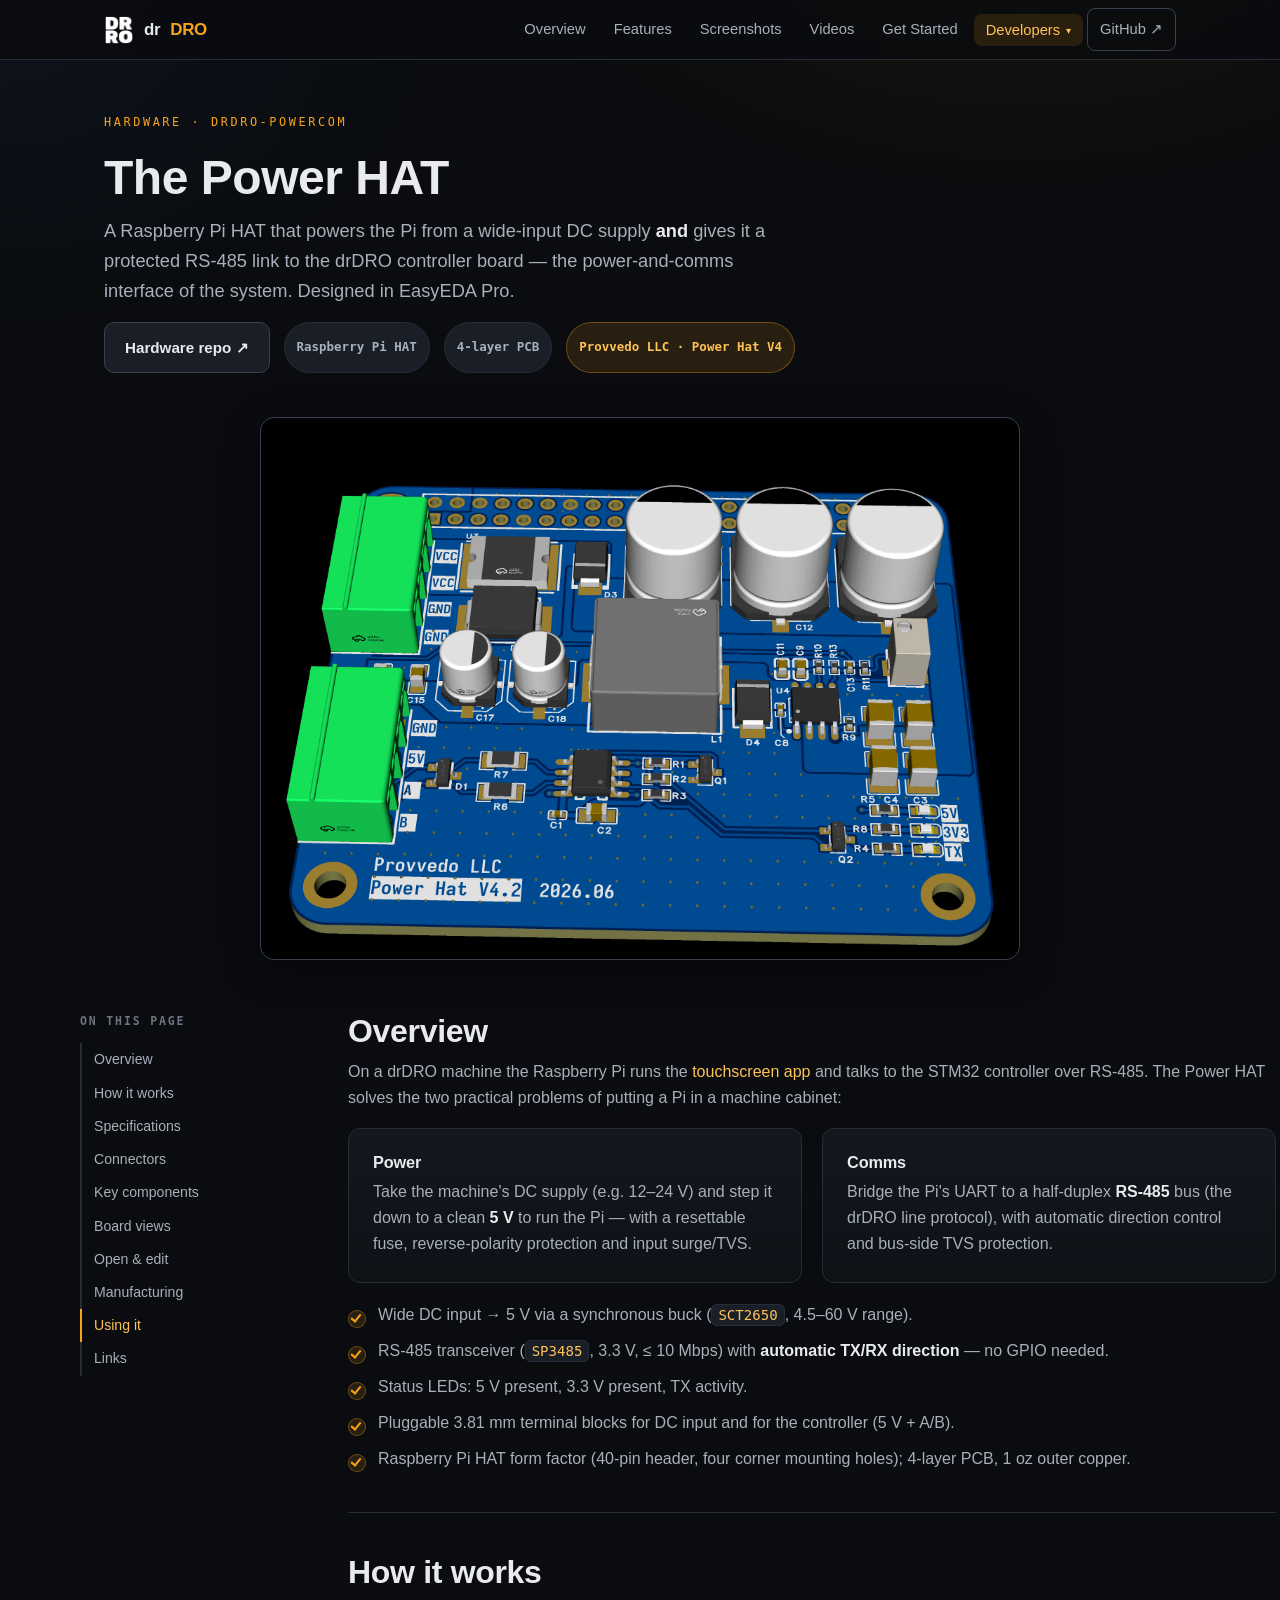
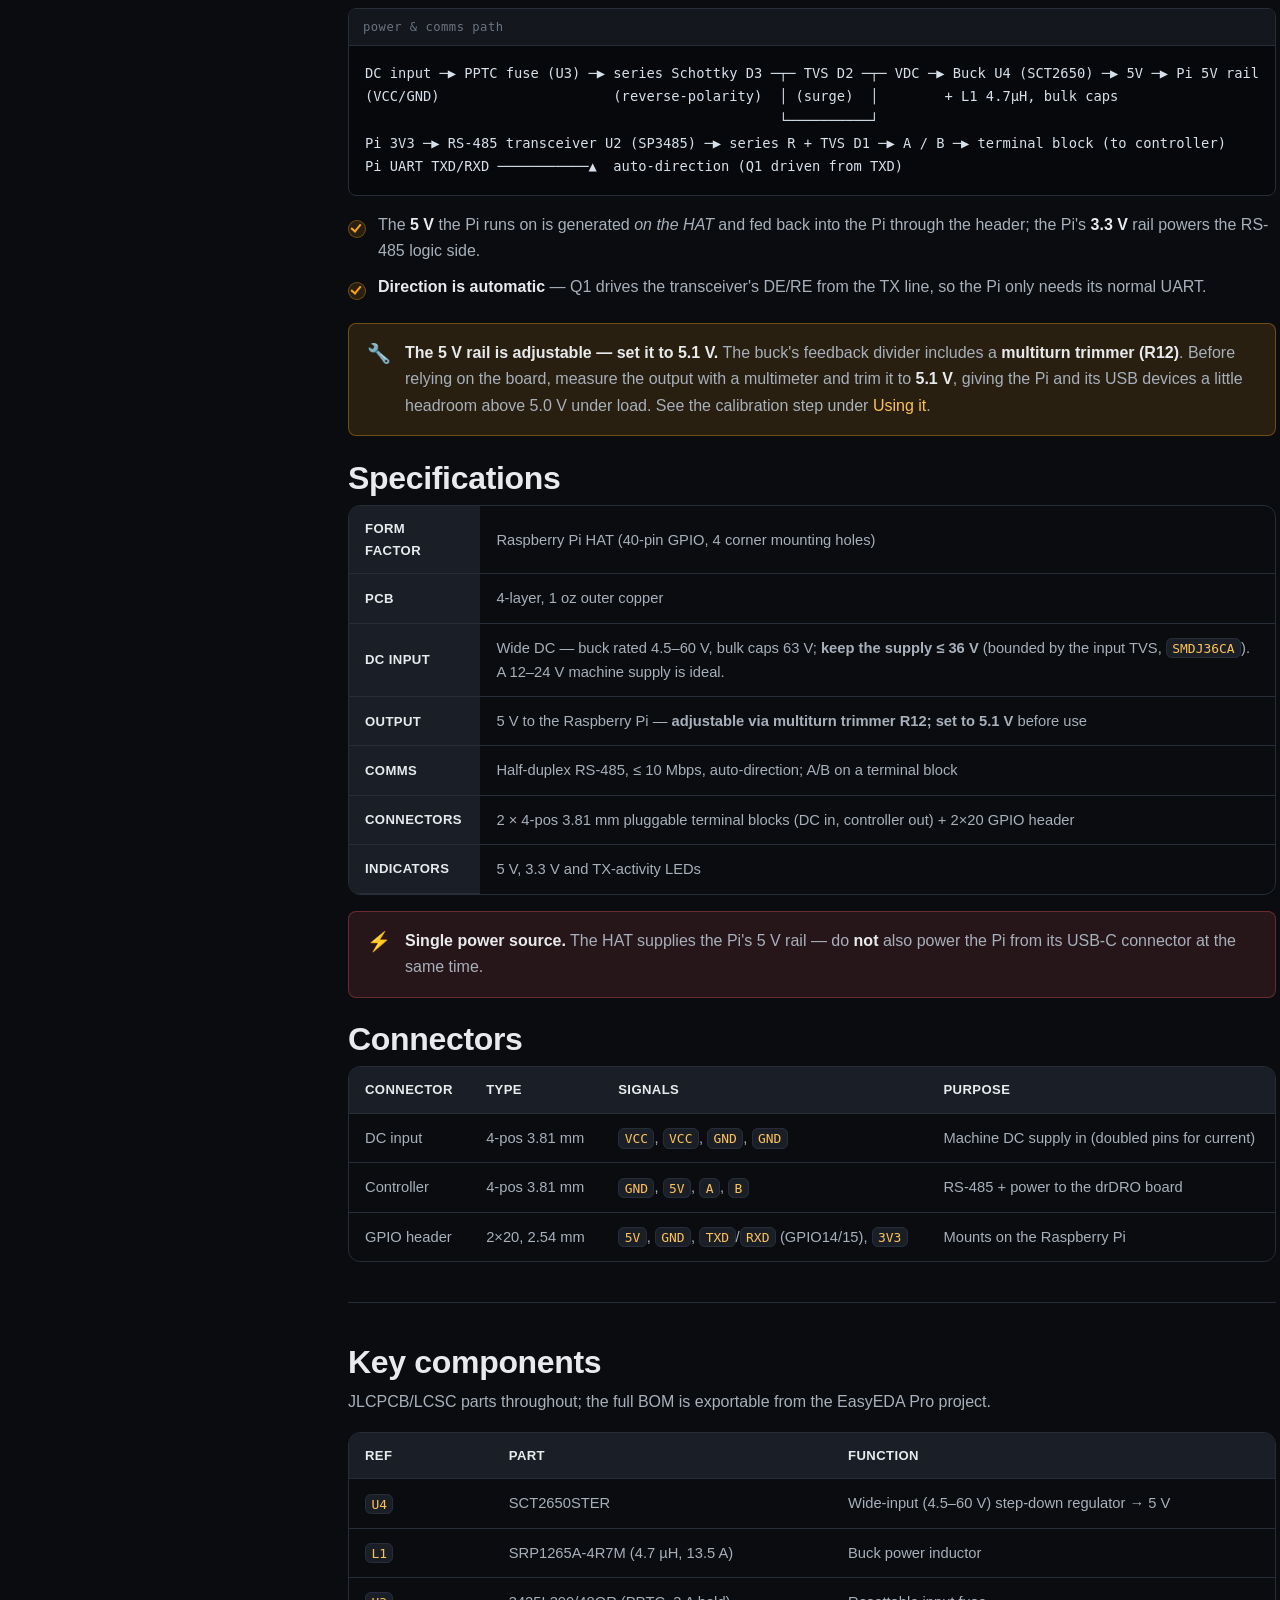
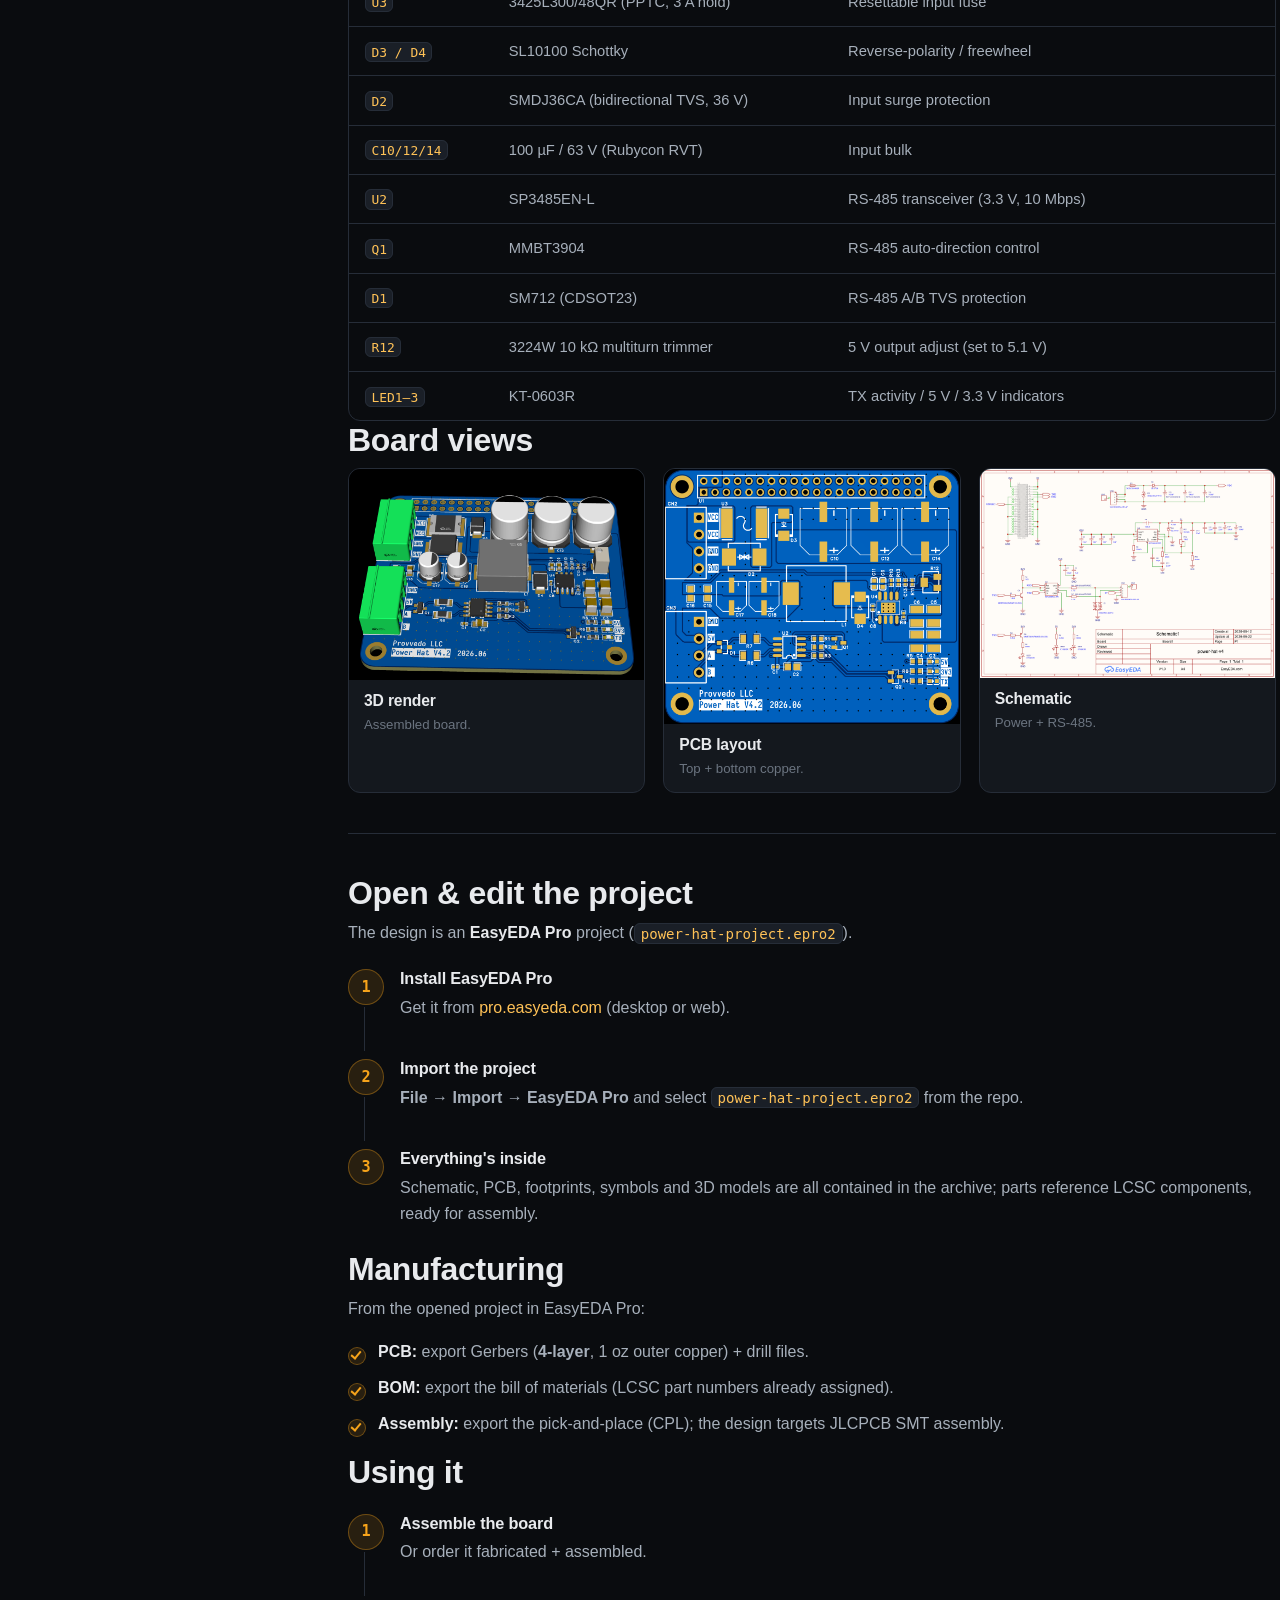
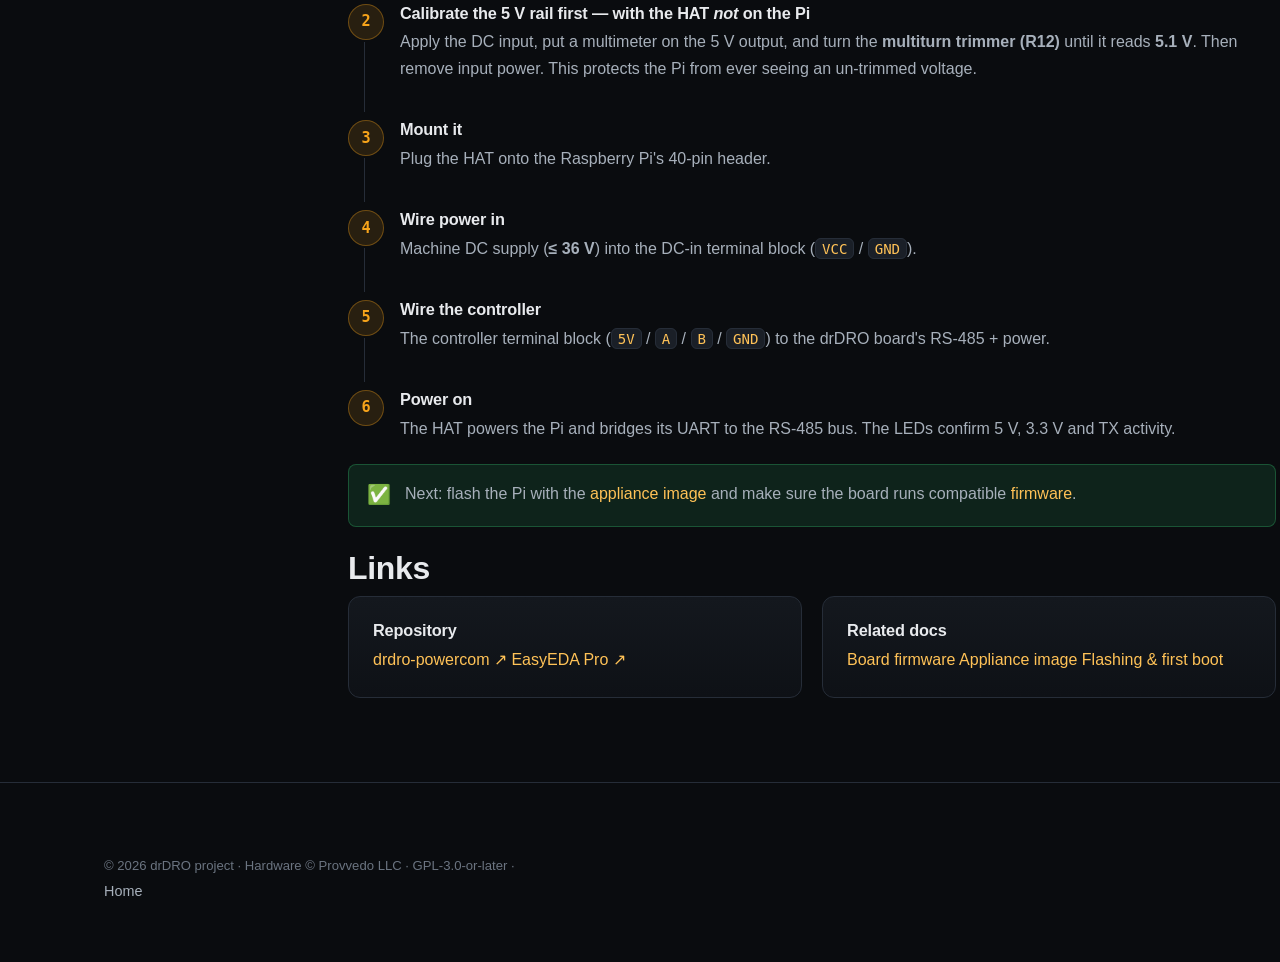
<file: powerhat.html>
<!doctype html>
<html lang="en">
<head>
  <meta charset="utf-8">
  <meta name="viewport" content="width=device-width, initial-scale=1">
  <title>Power HAT (drdro-powercom) — drDRO</title>
  <meta name="description" content="The drDRO Power HAT: a 4-layer Raspberry Pi HAT that powers the Pi from a wide DC input (adjustable 5 V buck) and provides a protected, auto-direction RS-485 link to the controller board.">
  <link rel="icon" type="image/png" href="assets/img/favicon.png">
  <link rel="stylesheet" href="assets/css/style.css">
</head>
<body>

<nav class="nav">
  <div class="nav-inner">
    <a class="brand" href="index.html"><img class="logo" src="assets/img/logo.png" alt=""> dr<b>DRO</b></a>
    <button class="nav-toggle" aria-label="Menu">&#8801;</button>
    <div class="nav-links">
      <a href="index.html">Overview</a>
      <a href="features.html">Features</a>
      <a href="screenshots.html">Screenshots</a>
      <a href="videos.html">Videos</a>
      <a href="flash.html">Get Started</a>
      <div class="nav-dd">
        <button class="nav-dd-btn" aria-haspopup="true" aria-expanded="false">Developers <span aria-hidden="true">&#9662;</span></button>
        <div class="nav-dd-menu">
          <a href="develop.html">App development</a>
          <a href="firmware.html">Board firmware</a>
          <a href="powerhat.html">Power HAT</a>
          <a href="arch.html">Appliance image</a>
          <a href="reference.html">Protocol reference</a>
        </div>
      </div>
      <a class="nav-cta" href="https://github.com/bartei/drdro-powercom" target="_blank" rel="noopener">GitHub &#8599;</a>
    </div>
  </div>
</nav>

<header class="section-tight" style="padding-top:48px">
  <div class="wrap">
    <span class="eyebrow">Hardware · drdro-powercom</span>
    <h1 style="font-size:clamp(2rem,4.4vw,3rem);margin:.2rem 0 .6rem">The Power HAT</h1>
    <p class="lead">A Raspberry Pi HAT that powers the Pi from a wide-input DC supply <strong>and</strong> gives
      it a protected RS-485 link to the drDRO controller board — the power-and-comms interface of the system.
      Designed in EasyEDA Pro.</p>
    <div class="btn-row" style="margin-top:6px">
      <a class="btn btn-ghost" href="https://github.com/bartei/drdro-powercom" target="_blank" rel="noopener">Hardware repo &#8599;</a>
      <span class="chip">Raspberry Pi HAT</span>
      <span class="chip">4-layer PCB</span>
      <span class="chip amber">Provvedo LLC · Power Hat V4</span>
    </div>
  </div>
</header>

<div class="wrap" style="padding-bottom:8px">
  <div class="hero-shot" style="max-width:760px;margin:0 auto">
    <img src="assets/img/powerhat-3d.png" alt="3D render of the drDRO Power HAT" data-zoom="assets/img/powerhat-3d.png" data-cap="drDRO Power HAT — 3D render">
  </div>
</div>

<div class="wrap section-tight">
<div class="doc-layout">

  <aside class="toc">
    <h5>On this page</h5>
    <a href="#overview">Overview</a>
    <a href="#how">How it works</a>
    <a href="#specs">Specifications</a>
    <a href="#connectors">Connectors</a>
    <a href="#bom">Key components</a>
    <a href="#views">Board views</a>
    <a href="#edit">Open &amp; edit</a>
    <a href="#manufacturing">Manufacturing</a>
    <a href="#using">Using it</a>
    <a href="#links">Links</a>
  </aside>

  <div>

    <section id="overview" class="anchor-h">
      <h2>Overview</h2>
      <p>On a drDRO machine the Raspberry Pi runs the <a href="features.html">touchscreen app</a> and talks to the
        STM32 controller over RS-485. The Power HAT solves the two practical problems of putting a Pi in a machine
        cabinet:</p>
      <div class="grid grid-2">
        <div class="card">
          <h4 class="mt0">Power</h4>
          <p>Take the machine's DC supply (e.g. 12–24 V) and step it down to a clean <strong>5 V</strong> to run the
            Pi — with a resettable fuse, reverse-polarity protection and input surge/TVS.</p>
        </div>
        <div class="card">
          <h4 class="mt0">Comms</h4>
          <p>Bridge the Pi's UART to a half-duplex <strong>RS-485</strong> bus (the drDRO line protocol), with
            automatic direction control and bus-side TVS protection.</p>
        </div>
      </div>
      <ul class="ticks" style="margin-top:1.2rem">
        <li>Wide DC input → 5 V via a synchronous buck (<code>SCT2650</code>, 4.5–60 V range).</li>
        <li>RS-485 transceiver (<code>SP3485</code>, 3.3 V, ≤ 10 Mbps) with <strong>automatic TX/RX direction</strong> — no GPIO needed.</li>
        <li>Status LEDs: 5 V present, 3.3 V present, TX activity.</li>
        <li>Pluggable 3.81 mm terminal blocks for DC input and for the controller (5 V + A/B).</li>
        <li>Raspberry Pi HAT form factor (40-pin header, four corner mounting holes); 4-layer PCB, 1 oz outer copper.</li>
      </ul>
    </section>

    <hr class="hr" style="margin:40px 0">

    <section id="how" class="anchor-h">
      <h2>How it works</h2>
      <div class="code"><div class="code-head"><span>power &amp; comms path</span></div>
<pre><code>DC input ─▶ PPTC fuse (U3) ─▶ series Schottky D3 ─┬─ TVS D2 ─┬─ VDC ─▶ Buck U4 (SCT2650) ─▶ 5V ─▶ Pi 5V rail
(VCC/GND)                     (reverse-polarity)  │ (surge)  │        + L1 4.7µH, bulk caps
                                                  └──────────┘
Pi 3V3 ─▶ RS-485 transceiver U2 (SP3485) ─▶ series R + TVS D1 ─▶ A / B ─▶ terminal block (to controller)
Pi UART TXD/RXD ───────────▲  auto-direction (Q1 driven from TXD)</code></pre>
      </div>
      <ul class="ticks">
        <li>The <strong>5 V</strong> the Pi runs on is generated <em>on the HAT</em> and fed back into the Pi through the header; the Pi's <strong>3.3 V</strong> rail powers the RS-485 logic side.</li>
        <li><strong>Direction is automatic</strong> — Q1 drives the transceiver's DE/RE from the TX line, so the Pi only needs its normal UART.</li>
      </ul>
      <div class="callout warn"><div class="ci">&#128295;</div><div>
        <p><b>The 5 V rail is adjustable — set it to 5.1 V.</b> The buck's feedback divider includes a
          <b>multiturn trimmer (R12)</b>. Before relying on the board, measure the output with a multimeter and
          trim it to <b>5.1 V</b>, giving the Pi and its USB devices a little headroom above 5.0 V under load. See
          the calibration step under <a href="#using">Using it</a>.</p>
      </div></div>
    </section>

    <section id="specs" class="anchor-h">
      <h2>Specifications</h2>
      <div class="table-wrap">
        <table>
          <tbody>
            <tr><th>Form factor</th><td>Raspberry Pi HAT (40-pin GPIO, 4 corner mounting holes)</td></tr>
            <tr><th>PCB</th><td>4-layer, 1 oz outer copper</td></tr>
            <tr><th>DC input</th><td>Wide DC — buck rated 4.5–60 V, bulk caps 63 V; <b>keep the supply ≤ 36 V</b> (bounded by the input TVS, <code>SMDJ36CA</code>). A 12–24 V machine supply is ideal.</td></tr>
            <tr><th>Output</th><td>5 V to the Raspberry Pi — <b>adjustable via multiturn trimmer R12; set to 5.1 V</b> before use</td></tr>
            <tr><th>Comms</th><td>Half-duplex RS-485, ≤ 10 Mbps, auto-direction; A/B on a terminal block</td></tr>
            <tr><th>Connectors</th><td>2 × 4-pos 3.81 mm pluggable terminal blocks (DC in, controller out) + 2×20 GPIO header</td></tr>
            <tr><th>Indicators</th><td>5 V, 3.3 V and TX-activity LEDs</td></tr>
          </tbody>
        </table>
      </div>
      <div class="callout danger" style="margin-top:16px"><div class="ci">&#9889;</div><div><p><b>Single power source.</b> The HAT supplies the Pi's 5 V rail — do <b>not</b> also power the Pi from its USB-C connector at the same time.</p></div></div>
    </section>

    <section id="connectors" class="anchor-h">
      <h2>Connectors</h2>
      <div class="table-wrap">
        <table>
          <thead><tr><th>Connector</th><th>Type</th><th>Signals</th><th>Purpose</th></tr></thead>
          <tbody>
            <tr><td>DC input</td><td>4-pos 3.81 mm</td><td><code>VCC</code>, <code>VCC</code>, <code>GND</code>, <code>GND</code></td><td>Machine DC supply in (doubled pins for current)</td></tr>
            <tr><td>Controller</td><td>4-pos 3.81 mm</td><td><code>GND</code>, <code>5V</code>, <code>A</code>, <code>B</code></td><td>RS-485 + power to the drDRO board</td></tr>
            <tr><td>GPIO header</td><td>2×20, 2.54 mm</td><td><code>5V</code>, <code>GND</code>, <code>TXD</code>/<code>RXD</code> (GPIO14/15), <code>3V3</code></td><td>Mounts on the Raspberry Pi</td></tr>
          </tbody>
        </table>
      </div>
    </section>

    <hr class="hr" style="margin:40px 0">

    <section id="bom" class="anchor-h">
      <h2>Key components</h2>
      <p>JLCPCB/LCSC parts throughout; the full BOM is exportable from the EasyEDA Pro project.</p>
      <div class="table-wrap">
        <table>
          <thead><tr><th>Ref</th><th>Part</th><th>Function</th></tr></thead>
          <tbody>
            <tr><td><code>U4</code></td><td>SCT2650STER</td><td>Wide-input (4.5–60 V) step-down regulator → 5 V</td></tr>
            <tr><td><code>L1</code></td><td>SRP1265A-4R7M (4.7 µH, 13.5 A)</td><td>Buck power inductor</td></tr>
            <tr><td><code>U3</code></td><td>3425L300/48QR (PPTC, 3 A hold)</td><td>Resettable input fuse</td></tr>
            <tr><td><code>D3 / D4</code></td><td>SL10100 Schottky</td><td>Reverse-polarity / freewheel</td></tr>
            <tr><td><code>D2</code></td><td>SMDJ36CA (bidirectional TVS, 36 V)</td><td>Input surge protection</td></tr>
            <tr><td><code>C10/12/14</code></td><td>100 µF / 63 V (Rubycon RVT)</td><td>Input bulk</td></tr>
            <tr><td><code>U2</code></td><td>SP3485EN-L</td><td>RS-485 transceiver (3.3 V, 10 Mbps)</td></tr>
            <tr><td><code>Q1</code></td><td>MMBT3904</td><td>RS-485 auto-direction control</td></tr>
            <tr><td><code>D1</code></td><td>SM712 (CDSOT23)</td><td>RS-485 A/B TVS protection</td></tr>
            <tr><td><code>R12</code></td><td>3224W 10 kΩ multiturn trimmer</td><td>5 V output adjust (set to 5.1 V)</td></tr>
            <tr><td><code>LED1–3</code></td><td>KT-0603R</td><td>TX activity / 5 V / 3.3 V indicators</td></tr>
          </tbody>
        </table>
      </div>
    </section>

    <section id="views" class="anchor-h">
      <h2>Board views</h2>
      <div class="gallery">
        <div class="shot"><div class="thumb" style="aspect-ratio:auto"><img src="assets/img/powerhat-3d.png" alt="3D render" data-zoom="assets/img/powerhat-3d.png" data-cap="3D render"></div><div class="cap"><h4>3D render</h4><p>Assembled board.</p></div></div>
        <div class="shot"><div class="thumb" style="aspect-ratio:auto"><img src="assets/img/powerhat-2d.png" alt="2D PCB layout" data-zoom="assets/img/powerhat-2d.png" data-cap="2D PCB layout"></div><div class="cap"><h4>PCB layout</h4><p>Top + bottom copper.</p></div></div>
        <div class="shot"><div class="thumb" style="aspect-ratio:auto"><img src="assets/img/powerhat-schematic.png" alt="Schematic" data-zoom="assets/img/powerhat-schematic.png" data-cap="Schematic"></div><div class="cap"><h4>Schematic</h4><p>Power + RS-485.</p></div></div>
      </div>
    </section>

    <hr class="hr" style="margin:40px 0">

    <section id="edit" class="anchor-h">
      <h2>Open &amp; edit the project</h2>
      <p>The design is an <strong>EasyEDA Pro</strong> project (<code>power-hat-project.epro2</code>).</p>
      <ol class="steps">
        <li><h4>Install EasyEDA Pro</h4><p>Get it from <a href="https://pro.easyeda.com/" target="_blank" rel="noopener">pro.easyeda.com</a> (desktop or web).</p></li>
        <li><h4>Import the project</h4><p><b>File → Import → EasyEDA Pro</b> and select <code>power-hat-project.epro2</code> from the repo.</p></li>
        <li><h4>Everything's inside</h4><p>Schematic, PCB, footprints, symbols and 3D models are all contained in the archive; parts reference LCSC components, ready for assembly.</p></li>
      </ol>
    </section>

    <section id="manufacturing" class="anchor-h">
      <h2>Manufacturing</h2>
      <p>From the opened project in EasyEDA Pro:</p>
      <ul class="ticks">
        <li><strong>PCB:</strong> export Gerbers (<b>4-layer</b>, 1 oz outer copper) + drill files.</li>
        <li><strong>BOM:</strong> export the bill of materials (LCSC part numbers already assigned).</li>
        <li><strong>Assembly:</strong> export the pick-and-place (CPL); the design targets JLCPCB SMT assembly.</li>
      </ul>
    </section>

    <section id="using" class="anchor-h">
      <h2>Using it</h2>
      <ol class="steps">
        <li><h4>Assemble the board</h4><p>Or order it fabricated + assembled.</p></li>
        <li><h4>Calibrate the 5 V rail first — with the HAT <em>not</em> on the Pi</h4><p>Apply the DC input, put a multimeter on the 5 V output, and turn the <b>multiturn trimmer (R12)</b> until it reads <b>5.1 V</b>. Then remove input power. This protects the Pi from ever seeing an un-trimmed voltage.</p></li>
        <li><h4>Mount it</h4><p>Plug the HAT onto the Raspberry Pi's 40-pin header.</p></li>
        <li><h4>Wire power in</h4><p>Machine DC supply (<b>≤ 36 V</b>) into the DC-in terminal block (<code>VCC</code> / <code>GND</code>).</p></li>
        <li><h4>Wire the controller</h4><p>The controller terminal block (<code>5V</code> / <code>A</code> / <code>B</code> / <code>GND</code>) to the drDRO board's RS-485 + power.</p></li>
        <li><h4>Power on</h4><p>The HAT powers the Pi and bridges its UART to the RS-485 bus. The LEDs confirm 5 V, 3.3 V and TX activity.</p></li>
      </ol>
      <div class="callout good"><div class="ci">&#9989;</div><div><p>Next: flash the Pi with the <a href="flash.html">appliance image</a> and make sure the board runs compatible <a href="firmware.html">firmware</a>.</p></div></div>
    </section>

    <section id="links" class="anchor-h">
      <h2>Links</h2>
      <div class="grid grid-2">
        <div class="card"><h4 class="mt0">Repository</h4>
          <a href="https://github.com/bartei/drdro-powercom" target="_blank" rel="noopener">drdro-powercom &#8599;</a>
          <a href="https://pro.easyeda.com/" target="_blank" rel="noopener">EasyEDA Pro &#8599;</a>
        </div>
        <div class="card"><h4 class="mt0">Related docs</h4>
          <a href="firmware.html">Board firmware</a>
          <a href="arch.html">Appliance image</a>
          <a href="flash.html">Flashing &amp; first boot</a>
        </div>
      </div>
    </section>

  </div>
</div>
</div>

<footer class="footer">
  <div class="wrap fnote">&copy; <span data-year>2026</span> drDRO project · Hardware &copy; Provvedo LLC · GPL-3.0-or-later · <a href="index.html">Home</a></div>
</footer>

<script src="assets/js/main.js"></script>
</body>
</html>
</file>
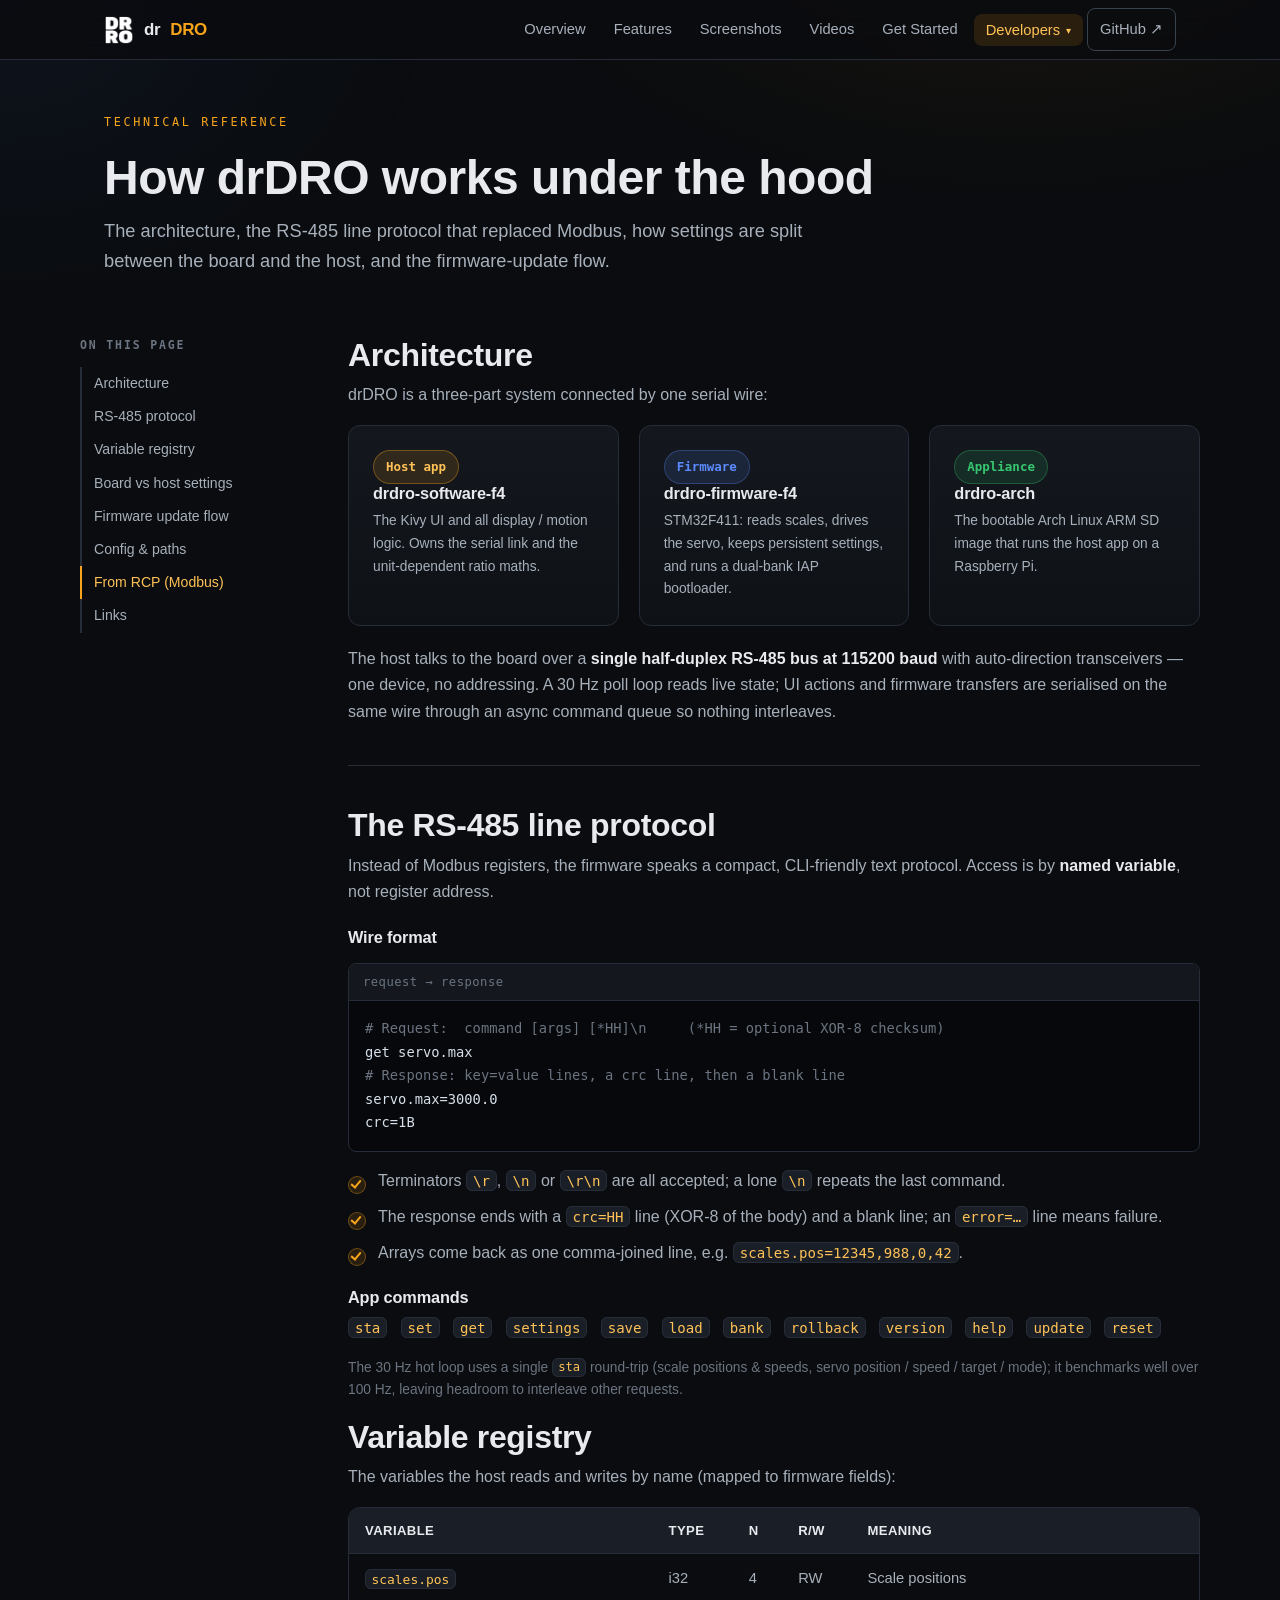
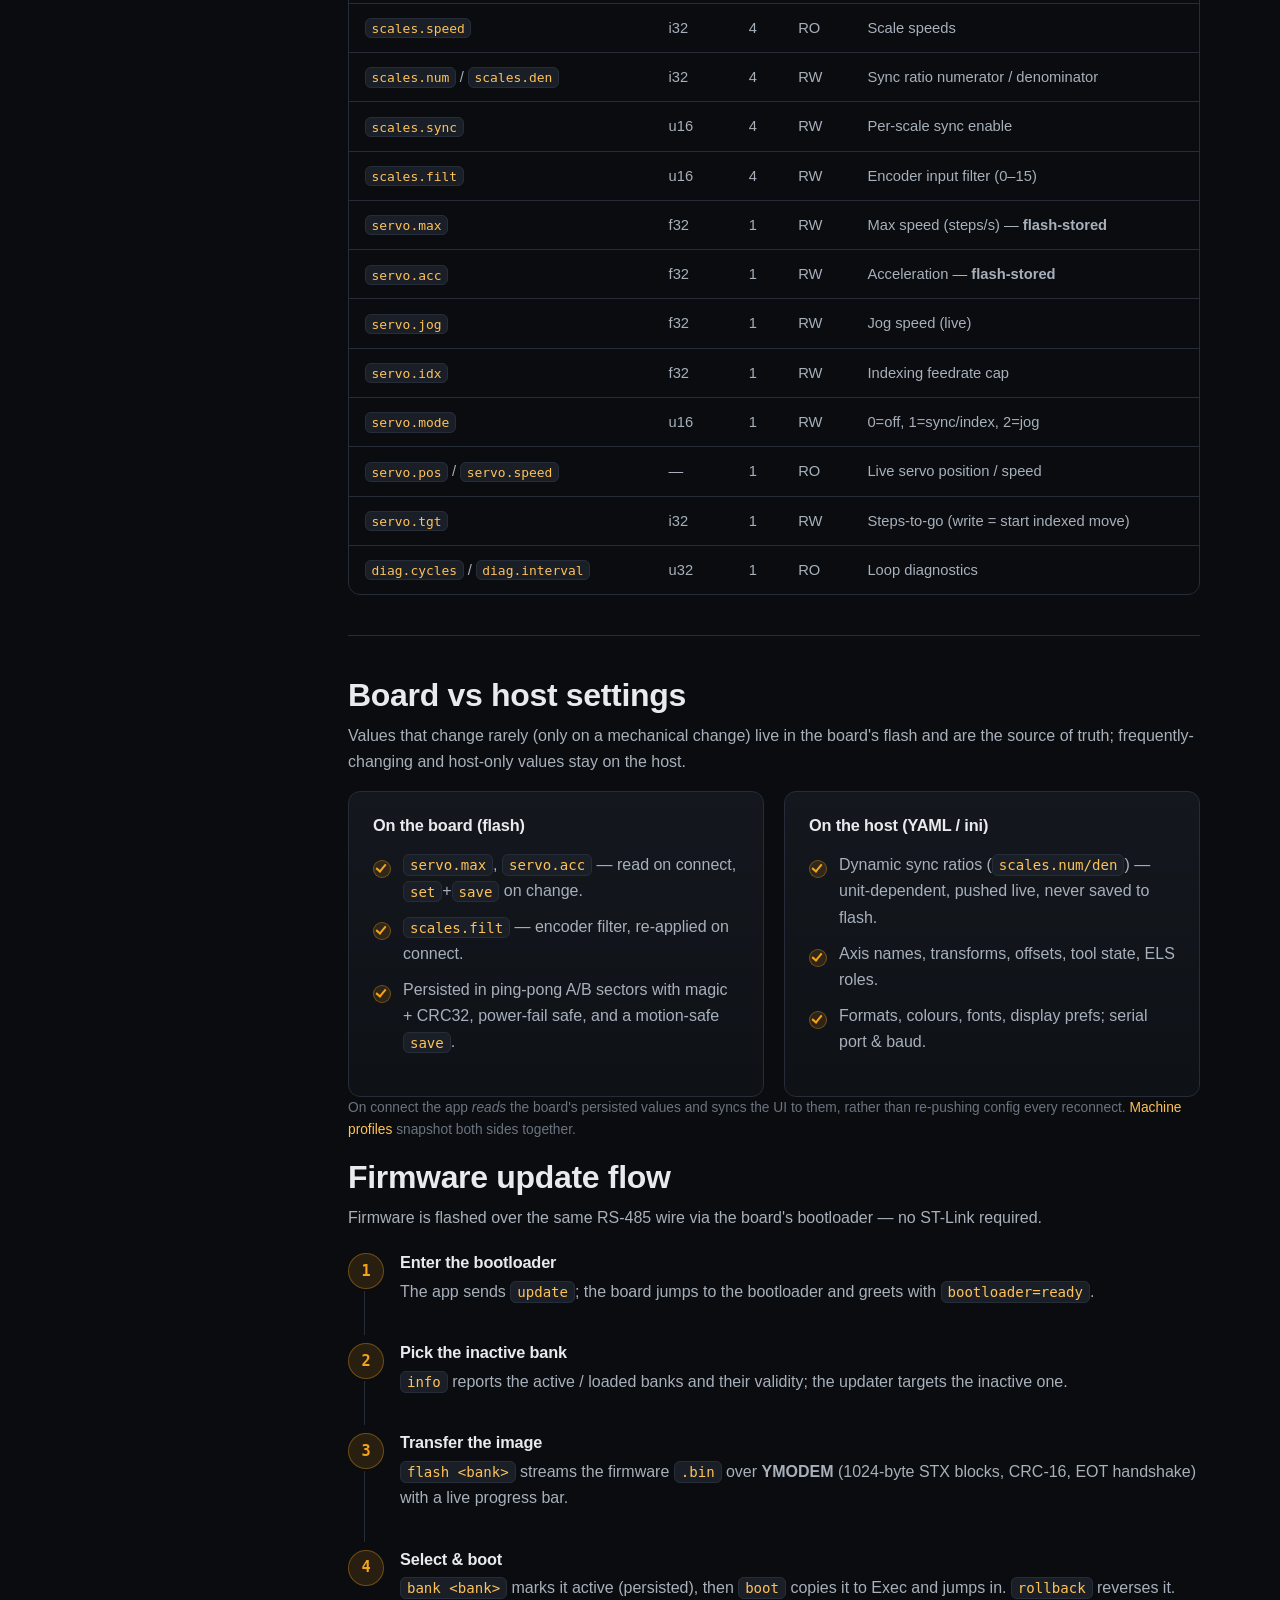
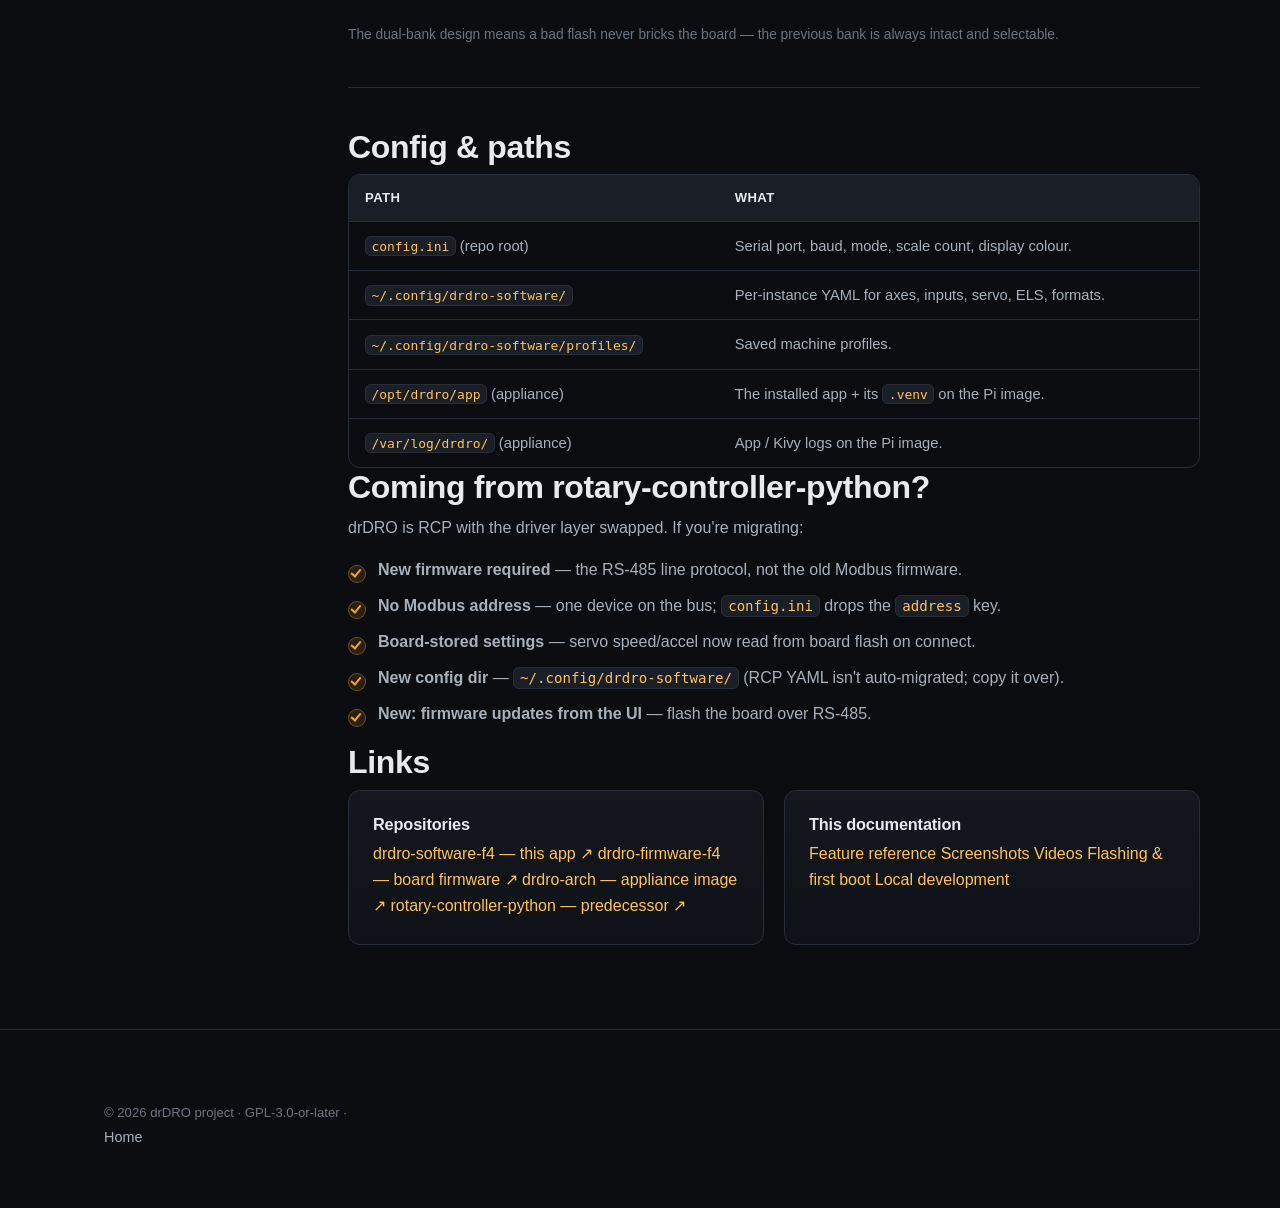
<file: reference.html>
<!doctype html>
<html lang="en">
<head>
  <meta charset="utf-8">
  <meta name="viewport" content="width=device-width, initial-scale=1">
  <title>Reference — architecture &amp; RS-485 protocol — drDRO</title>
  <meta name="description" content="drDRO technical reference: the RS-485 line protocol, variable registry, board vs host settings, firmware update flow, config files, and migration from rotary-controller-python.">
  <link rel="icon" type="image/png" href="assets/img/favicon.png">
  <link rel="stylesheet" href="assets/css/style.css">
</head>
<body>

<nav class="nav">
  <div class="nav-inner">
    <a class="brand" href="index.html"><img class="logo" src="assets/img/logo.png" alt=""> dr<b>DRO</b></a>
    <button class="nav-toggle" aria-label="Menu">&#8801;</button>
    <div class="nav-links">
      <a href="index.html">Overview</a>
      <a href="features.html">Features</a>
      <a href="screenshots.html">Screenshots</a>
      <a href="videos.html">Videos</a>
      <a href="flash.html">Get Started</a>
      <div class="nav-dd">
        <button class="nav-dd-btn" aria-haspopup="true" aria-expanded="false">Developers <span aria-hidden="true">&#9662;</span></button>
        <div class="nav-dd-menu">
          <a href="develop.html">App development</a>
          <a href="firmware.html">Board firmware</a>
          <a href="powerhat.html">Power HAT</a>
          <a href="arch.html">Appliance image</a>
          <a href="reference.html">Protocol reference</a>
        </div>
      </div>
      <a class="nav-cta" href="https://github.com/bartei/drdro-software-f4" target="_blank" rel="noopener">GitHub &#8599;</a>
    </div>
  </div>
</nav>

<header class="section-tight" style="padding-top:48px">
  <div class="wrap">
    <span class="eyebrow">Technical reference</span>
    <h1 style="font-size:clamp(2rem,4.4vw,3rem);margin:.2rem 0 .6rem">How drDRO works under the hood</h1>
    <p class="lead">The architecture, the RS-485 line protocol that replaced Modbus, how settings are split between the
      board and the host, and the firmware-update flow.</p>
  </div>
</header>

<div class="wrap section-tight" style="padding-top:0">
<div class="doc-layout">

  <aside class="toc">
    <h5>On this page</h5>
    <a href="#arch">Architecture</a>
    <a href="#protocol">RS-485 protocol</a>
    <a href="#registry">Variable registry</a>
    <a href="#settings">Board vs host settings</a>
    <a href="#fwupdate">Firmware update flow</a>
    <a href="#config">Config &amp; paths</a>
    <a href="#migration">From RCP (Modbus)</a>
    <a href="#links">Links</a>
  </aside>

  <div>

    <section id="arch" class="anchor-h">
      <h2>Architecture</h2>
      <p>drDRO is a three-part system connected by one serial wire:</p>
      <div class="grid grid-3">
        <div class="card"><span class="chip amber">Host app</span><h4 class="mt0">drdro-software-f4</h4><p class="small">The Kivy UI and all display / motion logic. Owns the serial link and the unit-dependent ratio maths.</p></div>
        <div class="card"><span class="chip blue">Firmware</span><h4 class="mt0">drdro-firmware-f4</h4><p class="small">STM32F411: reads scales, drives the servo, keeps persistent settings, and runs a dual-bank IAP bootloader.</p></div>
        <div class="card"><span class="chip green">Appliance</span><h4 class="mt0">drdro-arch</h4><p class="small">The bootable Arch Linux ARM SD image that runs the host app on a Raspberry Pi.</p></div>
      </div>
      <p style="margin-top:20px">The host talks to the board over a <strong>single half-duplex RS-485 bus at 115200&nbsp;baud</strong>
        with auto-direction transceivers — one device, no addressing. A 30&nbsp;Hz poll loop reads live state; UI actions
        and firmware transfers are serialised on the same wire through an async command queue so nothing interleaves.</p>
    </section>

    <hr class="hr" style="margin:40px 0">

    <section id="protocol" class="anchor-h">
      <h2>The RS-485 line protocol</h2>
      <p>Instead of Modbus registers, the firmware speaks a compact, CLI-friendly text protocol. Access is by
        <strong>named variable</strong>, not register address.</p>
      <h4>Wire format</h4>
      <div class="code">
        <div class="code-head"><span>request → response</span></div>
<pre><code><span class="cmt"># Request:  command [args] [*HH]\n     (*HH = optional XOR-8 checksum)</span>
get servo.max
<span class="cmt"># Response: key=value lines, a crc line, then a blank line</span>
servo.max=3000.0
crc=1B
</code></pre>
      </div>
      <ul class="ticks">
        <li>Terminators <code>\r</code>, <code>\n</code> or <code>\r\n</code> are all accepted; a lone <code>\n</code> repeats the last command.</li>
        <li>The response ends with a <code>crc=HH</code> line (XOR-8 of the body) and a blank line; an <code>error=…</code> line means failure.</li>
        <li>Arrays come back as one comma-joined line, e.g. <code>scales.pos=12345,988,0,42</code>.</li>
      </ul>
      <h4>App commands</h4>
      <p><code>sta</code> &nbsp; <code>set</code> &nbsp; <code>get</code> &nbsp; <code>settings</code> &nbsp; <code>save</code> &nbsp;
        <code>load</code> &nbsp; <code>bank</code> &nbsp; <code>rollback</code> &nbsp; <code>version</code> &nbsp;
        <code>help</code> &nbsp; <code>update</code> &nbsp; <code>reset</code></p>
      <p class="small muted">The 30&nbsp;Hz hot loop uses a single <code>sta</code> round-trip (scale positions &amp; speeds,
        servo position / speed / target / mode); it benchmarks well over 100&nbsp;Hz, leaving headroom to interleave other requests.</p>
    </section>

    <section id="registry" class="anchor-h">
      <h2>Variable registry</h2>
      <p>The variables the host reads and writes by name (mapped to firmware fields):</p>
      <div class="table-wrap">
        <table>
          <thead><tr><th>Variable</th><th>Type</th><th>N</th><th>R/W</th><th>Meaning</th></tr></thead>
          <tbody>
            <tr><td><code>scales.pos</code></td><td>i32</td><td>4</td><td>RW</td><td>Scale positions</td></tr>
            <tr><td><code>scales.speed</code></td><td>i32</td><td>4</td><td>RO</td><td>Scale speeds</td></tr>
            <tr><td><code>scales.num</code> / <code>scales.den</code></td><td>i32</td><td>4</td><td>RW</td><td>Sync ratio numerator / denominator</td></tr>
            <tr><td><code>scales.sync</code></td><td>u16</td><td>4</td><td>RW</td><td>Per-scale sync enable</td></tr>
            <tr><td><code>scales.filt</code></td><td>u16</td><td>4</td><td>RW</td><td>Encoder input filter (0–15)</td></tr>
            <tr><td><code>servo.max</code></td><td>f32</td><td>1</td><td>RW</td><td>Max speed (steps/s) — <b>flash-stored</b></td></tr>
            <tr><td><code>servo.acc</code></td><td>f32</td><td>1</td><td>RW</td><td>Acceleration — <b>flash-stored</b></td></tr>
            <tr><td><code>servo.jog</code></td><td>f32</td><td>1</td><td>RW</td><td>Jog speed (live)</td></tr>
            <tr><td><code>servo.idx</code></td><td>f32</td><td>1</td><td>RW</td><td>Indexing feedrate cap</td></tr>
            <tr><td><code>servo.mode</code></td><td>u16</td><td>1</td><td>RW</td><td>0=off, 1=sync/index, 2=jog</td></tr>
            <tr><td><code>servo.pos</code> / <code>servo.speed</code></td><td>—</td><td>1</td><td>RO</td><td>Live servo position / speed</td></tr>
            <tr><td><code>servo.tgt</code></td><td>i32</td><td>1</td><td>RW</td><td>Steps-to-go (write = start indexed move)</td></tr>
            <tr><td><code>diag.cycles</code> / <code>diag.interval</code></td><td>u32</td><td>1</td><td>RO</td><td>Loop diagnostics</td></tr>
          </tbody>
        </table>
      </div>
    </section>

    <hr class="hr" style="margin:40px 0">

    <section id="settings" class="anchor-h">
      <h2>Board vs host settings</h2>
      <p>Values that change rarely (only on a mechanical change) live in the board's flash and are the source of truth;
        frequently-changing and host-only values stay on the host.</p>
      <div class="grid grid-2">
        <div class="card">
          <h4 class="mt0">On the board (flash)</h4>
          <ul class="ticks">
            <li><code>servo.max</code>, <code>servo.acc</code> — read on connect, <code>set</code>+<code>save</code> on change.</li>
            <li><code>scales.filt</code> — encoder filter, re-applied on connect.</li>
            <li>Persisted in ping-pong A/B sectors with magic + CRC32, power-fail safe, and a motion-safe <code>save</code>.</li>
          </ul>
        </div>
        <div class="card">
          <h4 class="mt0">On the host (YAML / ini)</h4>
          <ul class="ticks">
            <li>Dynamic sync ratios (<code>scales.num/den</code>) — unit-dependent, pushed live, never saved to flash.</li>
            <li>Axis names, transforms, offsets, tool state, ELS roles.</li>
            <li>Formats, colours, fonts, display prefs; serial port &amp; baud.</li>
          </ul>
        </div>
      </div>
      <p class="small muted">On connect the app <em>reads</em> the board's persisted values and syncs the UI to them, rather than
        re-pushing config every reconnect. <a href="features.html#profiles">Machine profiles</a> snapshot both sides together.</p>
    </section>

    <section id="fwupdate" class="anchor-h">
      <h2>Firmware update flow</h2>
      <p>Firmware is flashed over the same RS-485 wire via the board's bootloader — no ST-Link required.</p>
      <ol class="steps">
        <li><h4>Enter the bootloader</h4><p>The app sends <code>update</code>; the board jumps to the bootloader and greets with <code>bootloader=ready</code>.</p></li>
        <li><h4>Pick the inactive bank</h4><p><code>info</code> reports the active / loaded banks and their validity; the updater targets the inactive one.</p></li>
        <li><h4>Transfer the image</h4><p><code>flash &lt;bank&gt;</code> streams the firmware <code>.bin</code> over <b>YMODEM</b> (1024-byte STX blocks, CRC-16, EOT handshake) with a live progress bar.</p></li>
        <li><h4>Select &amp; boot</h4><p><code>bank &lt;bank&gt;</code> marks it active (persisted), then <code>boot</code> copies it to Exec and jumps in. <code>rollback</code> reverses it.</p></li>
      </ol>
      <p class="small muted">The dual-bank design means a bad flash never bricks the board — the previous bank is always intact and selectable.</p>
    </section>

    <hr class="hr" style="margin:40px 0">

    <section id="config" class="anchor-h">
      <h2>Config &amp; paths</h2>
      <div class="table-wrap">
        <table>
          <thead><tr><th>Path</th><th>What</th></tr></thead>
          <tbody>
            <tr><td><code>config.ini</code> (repo root)</td><td>Serial port, baud, mode, scale count, display colour.</td></tr>
            <tr><td><code>~/.config/drdro-software/</code></td><td>Per-instance YAML for axes, inputs, servo, ELS, formats.</td></tr>
            <tr><td><code>~/.config/drdro-software/profiles/</code></td><td>Saved machine profiles.</td></tr>
            <tr><td><code>/opt/drdro/app</code> (appliance)</td><td>The installed app + its <code>.venv</code> on the Pi image.</td></tr>
            <tr><td><code>/var/log/drdro/</code> (appliance)</td><td>App / Kivy logs on the Pi image.</td></tr>
          </tbody>
        </table>
      </div>
    </section>

    <section id="migration" class="anchor-h">
      <h2>Coming from rotary-controller-python?</h2>
      <p>drDRO is RCP with the driver layer swapped. If you're migrating:</p>
      <ul class="ticks">
        <li><b>New firmware required</b> — the RS-485 line protocol, not the old Modbus firmware.</li>
        <li><b>No Modbus address</b> — one device on the bus; <code>config.ini</code> drops the <code>address</code> key.</li>
        <li><b>Board-stored settings</b> — servo speed/accel now read from board flash on connect.</li>
        <li><b>New config dir</b> — <code>~/.config/drdro-software/</code> (RCP YAML isn't auto-migrated; copy it over).</li>
        <li><b>New: firmware updates from the UI</b> — flash the board over RS-485.</li>
      </ul>
    </section>

    <section id="links" class="anchor-h">
      <h2>Links</h2>
      <div class="grid grid-2">
        <div class="card"><h4 class="mt0">Repositories</h4>
          <a href="https://github.com/bartei/drdro-software-f4" target="_blank" rel="noopener">drdro-software-f4 — this app &#8599;</a>
          <a href="https://github.com/bartei/drdro-firmware-f4" target="_blank" rel="noopener">drdro-firmware-f4 — board firmware &#8599;</a>
          <a href="https://github.com/bartei/drdro-arch" target="_blank" rel="noopener">drdro-arch — appliance image &#8599;</a>
          <a href="https://github.com/bartei/rotary-controller-python" target="_blank" rel="noopener">rotary-controller-python — predecessor &#8599;</a>
        </div>
        <div class="card"><h4 class="mt0">This documentation</h4>
          <a href="features.html">Feature reference</a>
          <a href="screenshots.html">Screenshots</a>
          <a href="videos.html">Videos</a>
          <a href="flash.html">Flashing &amp; first boot</a>
          <a href="develop.html">Local development</a>
        </div>
      </div>
    </section>

  </div>
</div>
</div>

<footer class="footer">
  <div class="wrap fnote">&copy; <span data-year>2026</span> drDRO project · GPL-3.0-or-later · <a href="index.html">Home</a></div>
</footer>

<script src="assets/js/main.js"></script>
</body>
</html>
</file>
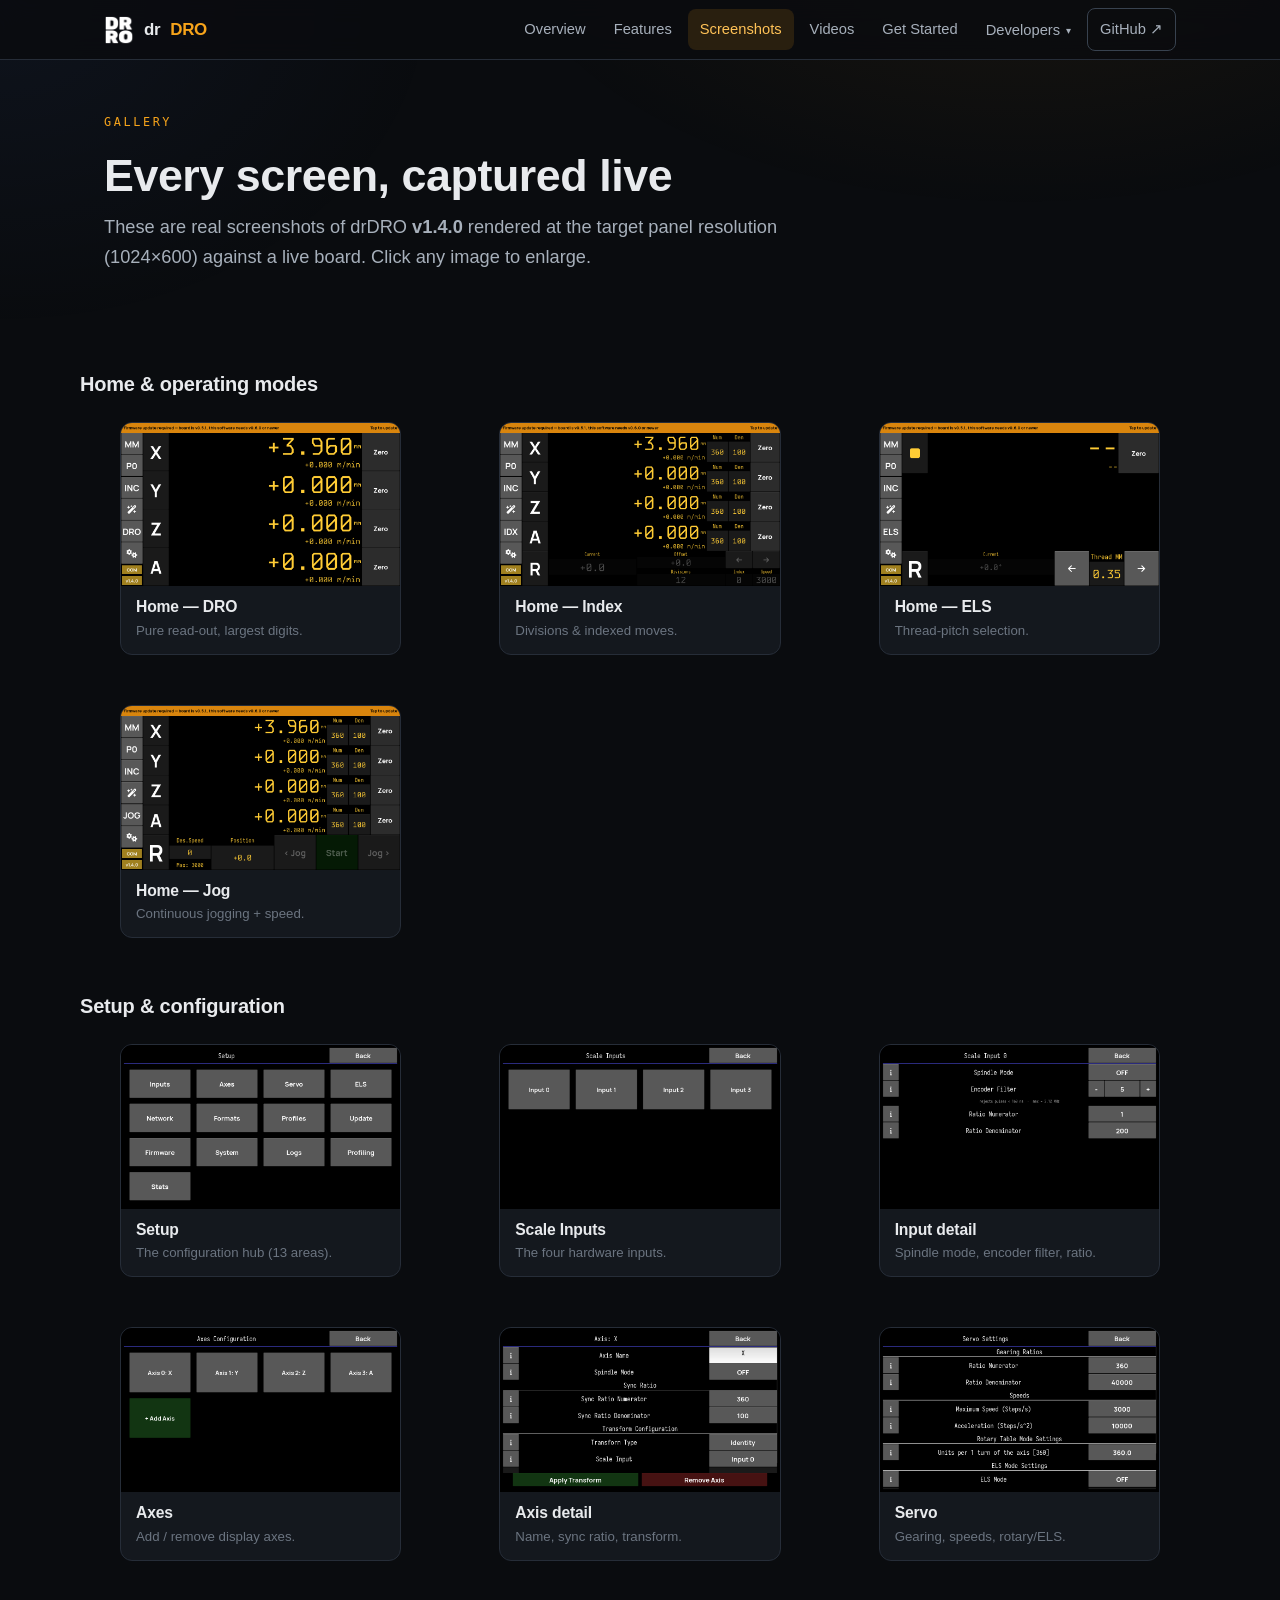
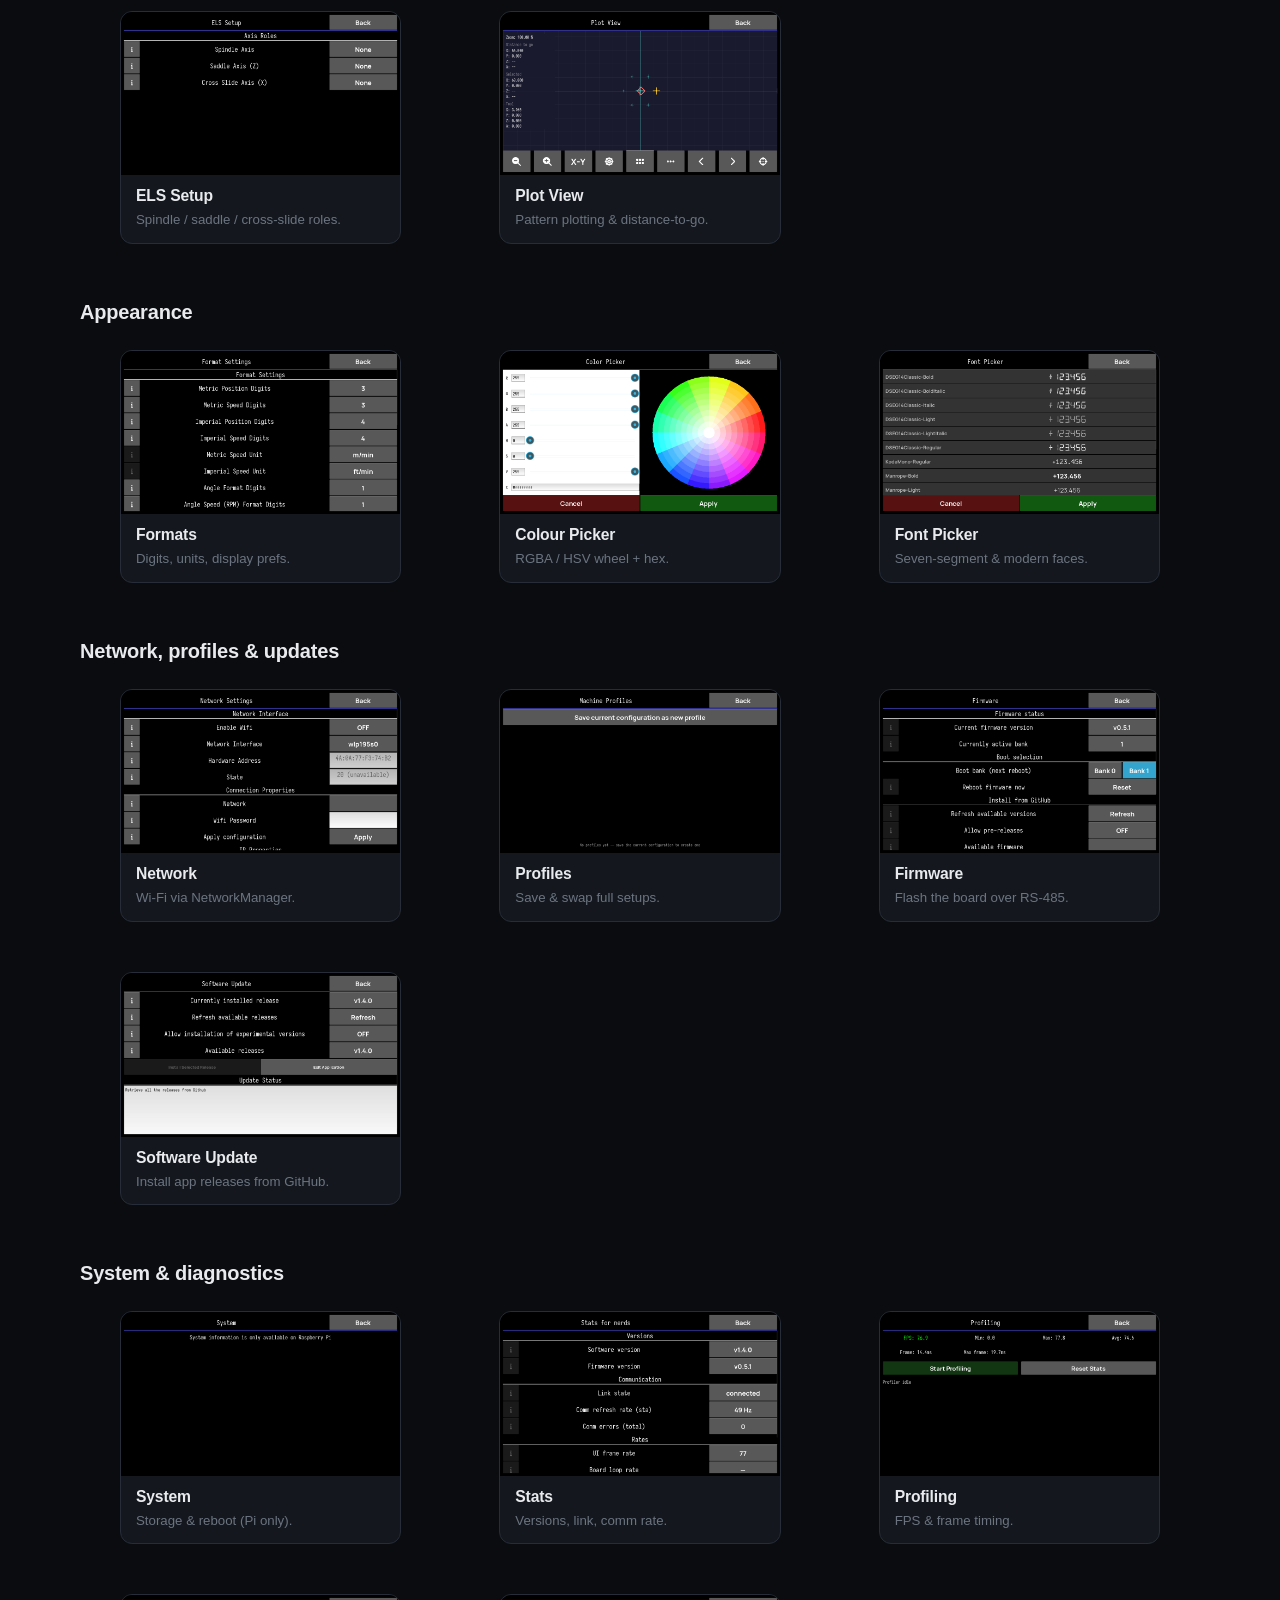
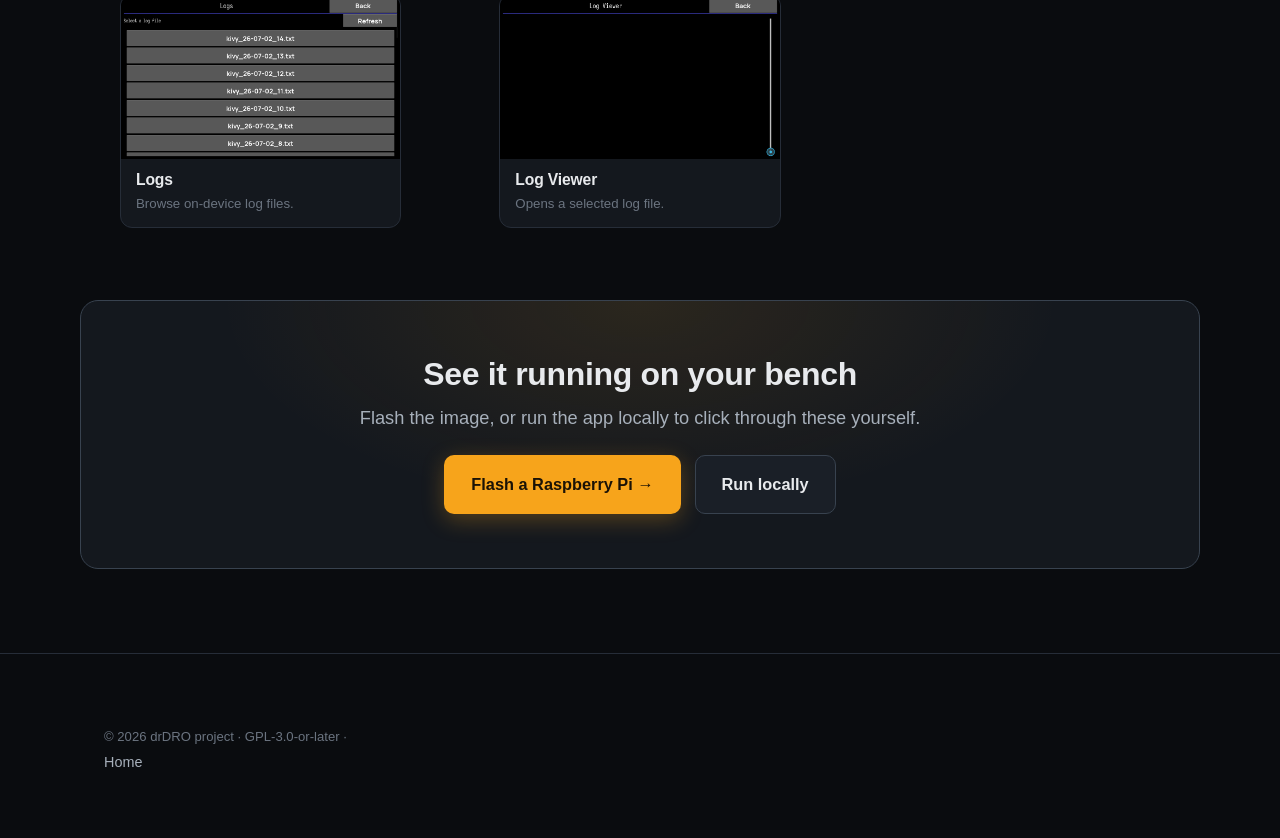
<file: screenshots.html>
<!doctype html>
<html lang="en">
<head>
  <meta charset="utf-8">
  <meta name="viewport" content="width=device-width, initial-scale=1">
  <title>Screenshots — drDRO</title>
  <meta name="description" content="Every drDRO screen — home & operating modes, setup, appearance, network, firmware, diagnostics and the plot view. Click to enlarge.">
  <link rel="icon" type="image/png" href="assets/img/favicon.png">
  <link rel="stylesheet" href="assets/css/style.css">
</head>
<body>

<nav class="nav">
  <div class="nav-inner">
    <a class="brand" href="index.html"><img class="logo" src="assets/img/logo.png" alt=""> dr<b>DRO</b></a>
    <button class="nav-toggle" aria-label="Menu">&#8801;</button>
    <div class="nav-links">
      <a href="index.html">Overview</a>
      <a href="features.html">Features</a>
      <a href="screenshots.html">Screenshots</a>
      <a href="videos.html">Videos</a>
      <a href="flash.html">Get Started</a>
      <div class="nav-dd">
        <button class="nav-dd-btn" aria-haspopup="true" aria-expanded="false">Developers <span aria-hidden="true">&#9662;</span></button>
        <div class="nav-dd-menu">
          <a href="develop.html">App development</a>
          <a href="firmware.html">Board firmware</a>
          <a href="powerhat.html">Power HAT</a>
          <a href="arch.html">Appliance image</a>
          <a href="reference.html">Protocol reference</a>
        </div>
      </div>
      <a class="nav-cta" href="https://github.com/bartei/drdro-software-f4" target="_blank" rel="noopener">GitHub &#8599;</a>
    </div>
  </div>
</nav>

<header class="section-tight" style="padding-top:48px">
  <div class="wrap">
    <span class="eyebrow">Gallery</span>
    <h1 style="font-size:clamp(2rem,4vw,2.8rem);margin:.2rem 0 .6rem">Every screen, captured live</h1>
    <p class="lead">These are real screenshots of drDRO <b>v1.4.0</b> rendered at the target panel resolution
      (1024&times;600) against a live board. Click any image to enlarge.</p>
  </div>
</header>

<main class="wrap section-tight" style="padding-top:8px">

  <h3>Home &amp; operating modes</h3>
  <div class="gallery">
    <figure class="shot"><div class="thumb"><img src="assets/shots/home-dro.png" alt="Home — DRO mode" data-zoom="assets/shots/home-dro.png" data-cap="Home — DRO mode"></div><figcaption class="cap"><h4>Home — DRO</h4><p>Pure read-out, largest digits.</p></figcaption></figure>
    <figure class="shot"><div class="thumb"><img src="assets/shots/home-index.png" alt="Home — Index mode" data-zoom="assets/shots/home-index.png" data-cap="Home — Index (IDX) mode"></div><figcaption class="cap"><h4>Home — Index</h4><p>Divisions &amp; indexed moves.</p></figcaption></figure>
    <figure class="shot"><div class="thumb"><img src="assets/shots/home-els.png" alt="Home — ELS mode" data-zoom="assets/shots/home-els.png" data-cap="Home — ELS mode (thread pitch)"></div><figcaption class="cap"><h4>Home — ELS</h4><p>Thread-pitch selection.</p></figcaption></figure>
    <figure class="shot"><div class="thumb"><img src="assets/shots/home-jog.png" alt="Home — Jog mode" data-zoom="assets/shots/home-jog.png" data-cap="Home — Jog mode"></div><figcaption class="cap"><h4>Home — Jog</h4><p>Continuous jogging + speed.</p></figcaption></figure>
  </div>

  <h3 style="margin-top:40px">Setup &amp; configuration</h3>
  <div class="gallery">
    <figure class="shot"><div class="thumb"><img src="assets/shots/setup.png" alt="Setup menu" data-zoom="assets/shots/setup.png" data-cap="Setup — the configuration hub"></div><figcaption class="cap"><h4>Setup</h4><p>The configuration hub (13 areas).</p></figcaption></figure>
    <figure class="shot"><div class="thumb"><img src="assets/shots/inputs-setup.png" alt="Scale inputs list" data-zoom="assets/shots/inputs-setup.png" data-cap="Scale Inputs list"></div><figcaption class="cap"><h4>Scale Inputs</h4><p>The four hardware inputs.</p></figcaption></figure>
    <figure class="shot"><div class="thumb"><img src="assets/shots/input.png" alt="Scale input detail" data-zoom="assets/shots/input.png" data-cap="Scale Input — spindle mode, encoder filter, ratio"></div><figcaption class="cap"><h4>Input detail</h4><p>Spindle mode, encoder filter, ratio.</p></figcaption></figure>
    <figure class="shot"><div class="thumb"><img src="assets/shots/axes-setup.png" alt="Axes configuration" data-zoom="assets/shots/axes-setup.png" data-cap="Axes Configuration"></div><figcaption class="cap"><h4>Axes</h4><p>Add / remove display axes.</p></figcaption></figure>
    <figure class="shot"><div class="thumb"><img src="assets/shots/axis.png" alt="Axis detail" data-zoom="assets/shots/axis.png" data-cap="Axis — name, sync ratio, transform"></div><figcaption class="cap"><h4>Axis detail</h4><p>Name, sync ratio, transform.</p></figcaption></figure>
    <figure class="shot"><div class="thumb"><img src="assets/shots/servo.png" alt="Servo settings" data-zoom="assets/shots/servo.png" data-cap="Servo Settings"></div><figcaption class="cap"><h4>Servo</h4><p>Gearing, speeds, rotary/ELS.</p></figcaption></figure>
    <figure class="shot"><div class="thumb"><img src="assets/shots/els-setup.png" alt="ELS setup" data-zoom="assets/shots/els-setup.png" data-cap="ELS Setup — axis roles"></div><figcaption class="cap"><h4>ELS Setup</h4><p>Spindle / saddle / cross-slide roles.</p></figcaption></figure>
    <figure class="shot"><div class="thumb"><img src="assets/shots/plot.png" alt="Plot view" data-zoom="assets/shots/plot.png" data-cap="Plot View — pattern plotting"></div><figcaption class="cap"><h4>Plot View</h4><p>Pattern plotting &amp; distance-to-go.</p></figcaption></figure>
  </div>

  <h3 style="margin-top:40px">Appearance</h3>
  <div class="gallery">
    <figure class="shot"><div class="thumb"><img src="assets/shots/formats.png" alt="Format settings" data-zoom="assets/shots/formats.png" data-cap="Format Settings"></div><figcaption class="cap"><h4>Formats</h4><p>Digits, units, display prefs.</p></figcaption></figure>
    <figure class="shot"><div class="thumb"><img src="assets/shots/color-picker.png" alt="Colour picker" data-zoom="assets/shots/color-picker.png" data-cap="Colour Picker"></div><figcaption class="cap"><h4>Colour Picker</h4><p>RGBA / HSV wheel + hex.</p></figcaption></figure>
    <figure class="shot"><div class="thumb"><img src="assets/shots/font-picker.png" alt="Font picker" data-zoom="assets/shots/font-picker.png" data-cap="Font Picker"></div><figcaption class="cap"><h4>Font Picker</h4><p>Seven-segment &amp; modern faces.</p></figcaption></figure>
  </div>

  <h3 style="margin-top:40px">Network, profiles &amp; updates</h3>
  <div class="gallery">
    <figure class="shot"><div class="thumb"><img src="assets/shots/network.png" alt="Network settings" data-zoom="assets/shots/network.png" data-cap="Network Settings"></div><figcaption class="cap"><h4>Network</h4><p>Wi-Fi via NetworkManager.</p></figcaption></figure>
    <figure class="shot"><div class="thumb"><img src="assets/shots/profiles.png" alt="Machine profiles" data-zoom="assets/shots/profiles.png" data-cap="Machine Profiles"></div><figcaption class="cap"><h4>Profiles</h4><p>Save &amp; swap full setups.</p></figcaption></figure>
    <figure class="shot"><div class="thumb"><img src="assets/shots/firmware.png" alt="Firmware screen" data-zoom="assets/shots/firmware.png" data-cap="Firmware — update & bank management"></div><figcaption class="cap"><h4>Firmware</h4><p>Flash the board over RS-485.</p></figcaption></figure>
    <figure class="shot"><div class="thumb"><img src="assets/shots/update.png" alt="Software update" data-zoom="assets/shots/update.png" data-cap="Software Update"></div><figcaption class="cap"><h4>Software Update</h4><p>Install app releases from GitHub.</p></figcaption></figure>
  </div>

  <h3 style="margin-top:40px">System &amp; diagnostics</h3>
  <div class="gallery">
    <figure class="shot"><div class="thumb"><img src="assets/shots/system.png" alt="System screen" data-zoom="assets/shots/system.png" data-cap="System — Pi maintenance"></div><figcaption class="cap"><h4>System</h4><p>Storage &amp; reboot (Pi only).</p></figcaption></figure>
    <figure class="shot"><div class="thumb"><img src="assets/shots/stats.png" alt="Stats screen" data-zoom="assets/shots/stats.png" data-cap="Stats for nerds"></div><figcaption class="cap"><h4>Stats</h4><p>Versions, link, comm rate.</p></figcaption></figure>
    <figure class="shot"><div class="thumb"><img src="assets/shots/profiling.png" alt="Profiling screen" data-zoom="assets/shots/profiling.png" data-cap="Profiling — FPS & frame timing"></div><figcaption class="cap"><h4>Profiling</h4><p>FPS &amp; frame timing.</p></figcaption></figure>
    <figure class="shot"><div class="thumb"><img src="assets/shots/logs.png" alt="Logs screen" data-zoom="assets/shots/logs.png" data-cap="Logs — browse log files"></div><figcaption class="cap"><h4>Logs</h4><p>Browse on-device log files.</p></figcaption></figure>
    <figure class="shot"><div class="thumb"><img src="assets/shots/log-viewer.png" alt="Log viewer screen" data-zoom="assets/shots/log-viewer.png" data-cap="Log Viewer — opens a selected log file"></div><figcaption class="cap"><h4>Log Viewer</h4><p>Opens a selected log file.</p></figcaption></figure>
  </div>

  <div class="cta" style="margin-top:56px">
    <h2>See it running on your bench</h2>
    <p class="lead" style="margin:0 auto 1.4rem">Flash the image, or run the app locally to click through these yourself.</p>
    <div class="btn-row" style="justify-content:center">
      <a class="btn btn-primary btn-lg" href="flash.html">Flash a Raspberry Pi &#8594;</a>
      <a class="btn btn-ghost btn-lg" href="develop.html">Run locally</a>
    </div>
  </div>
</main>

<footer class="footer">
  <div class="wrap fnote">&copy; <span data-year>2026</span> drDRO project · GPL-3.0-or-later · <a href="index.html">Home</a></div>
</footer>

<script src="assets/js/main.js"></script>
</body>
</html>
</file>
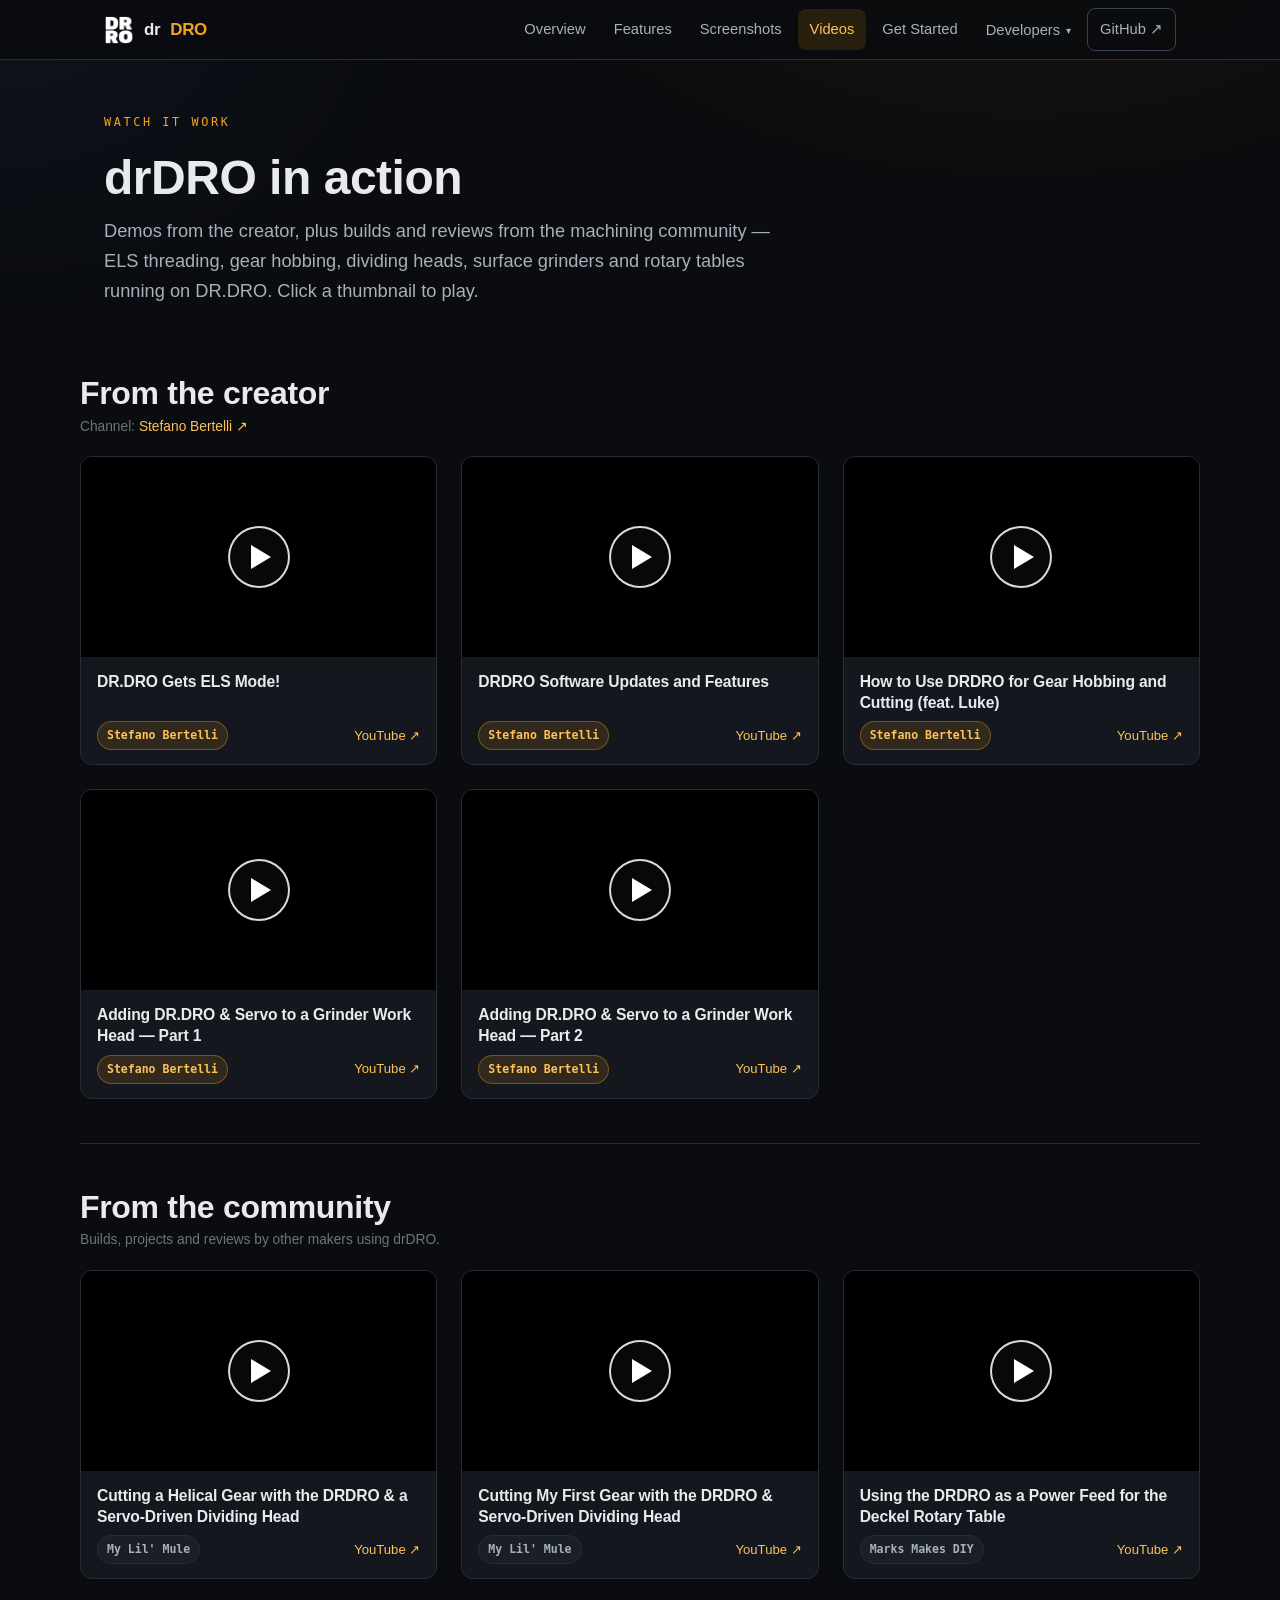
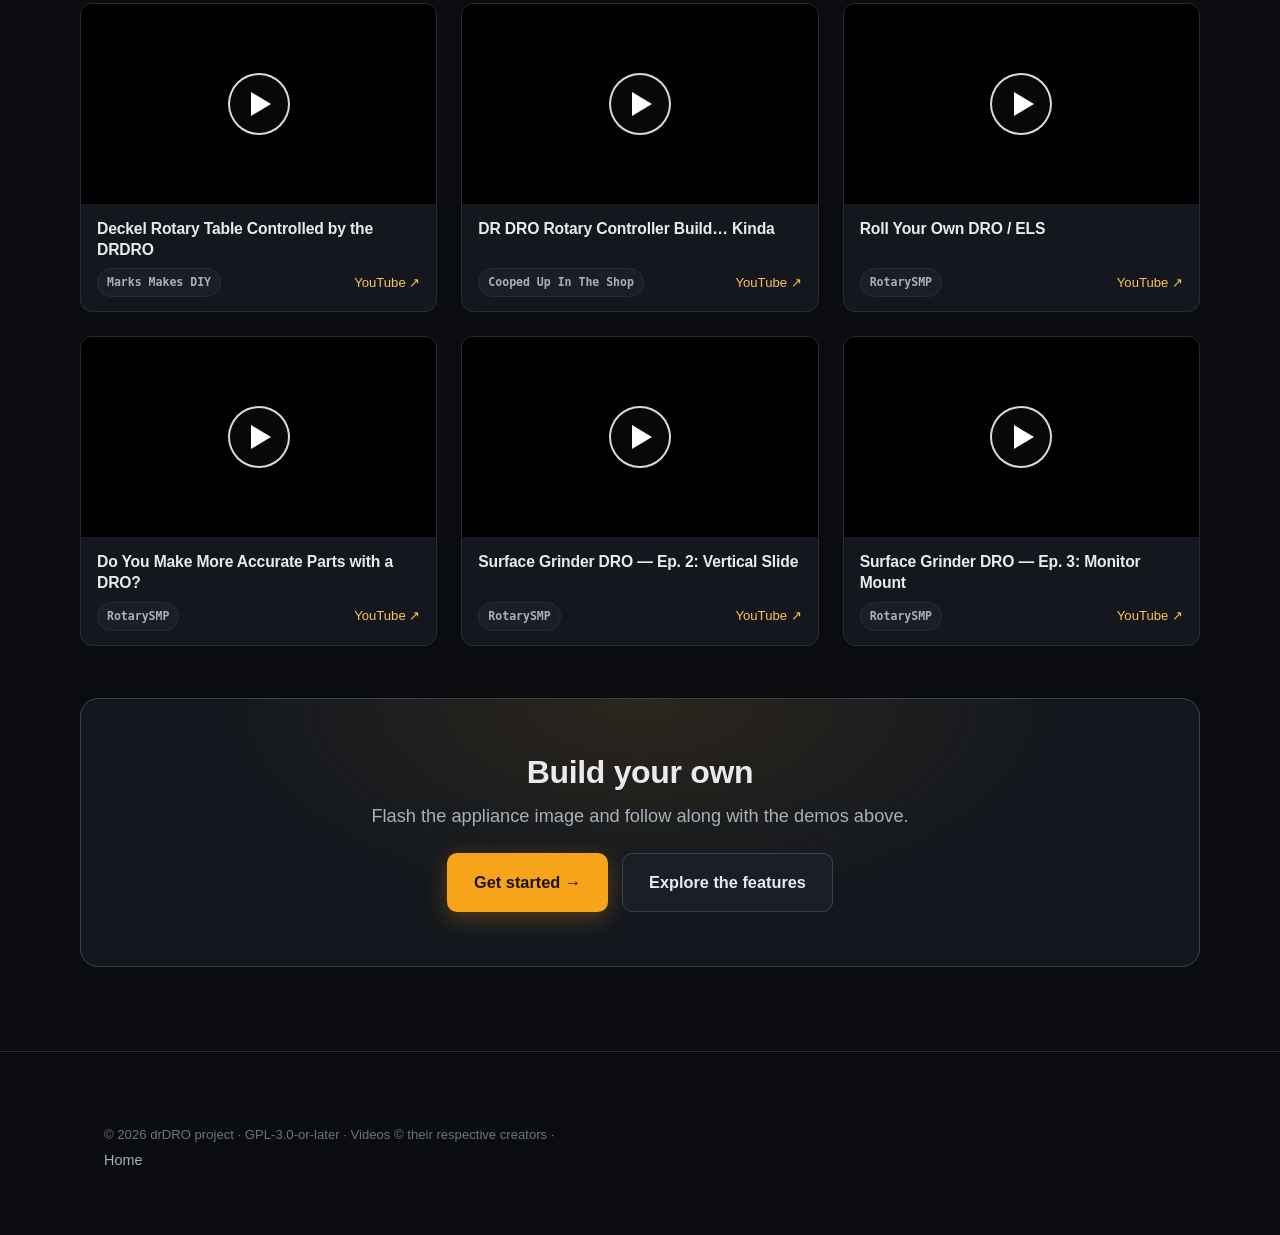
<file: videos.html>
<!doctype html>
<html lang="en">
<head>
  <meta charset="utf-8">
  <meta name="viewport" content="width=device-width, initial-scale=1">
  <title>Videos — drDRO</title>
  <meta name="description" content="drDRO in action — demos from the creator plus community builds: ELS mode, gear hobbing, dividing heads, surface grinders and rotary tables driven by DR.DRO.">
  <link rel="icon" type="image/png" href="assets/img/favicon.png">
  <link rel="stylesheet" href="assets/css/style.css">
</head>
<body>

<nav class="nav">
  <div class="nav-inner">
    <a class="brand" href="index.html"><img class="logo" src="assets/img/logo.png" alt=""> dr<b>DRO</b></a>
    <button class="nav-toggle" aria-label="Menu">&#8801;</button>
    <div class="nav-links">
      <a href="index.html">Overview</a>
      <a href="features.html">Features</a>
      <a href="screenshots.html">Screenshots</a>
      <a href="videos.html">Videos</a>
      <a href="flash.html">Get Started</a>
      <div class="nav-dd">
        <button class="nav-dd-btn" aria-haspopup="true" aria-expanded="false">Developers <span aria-hidden="true">&#9662;</span></button>
        <div class="nav-dd-menu">
          <a href="develop.html">App development</a>
          <a href="firmware.html">Board firmware</a>
          <a href="powerhat.html">Power HAT</a>
          <a href="arch.html">Appliance image</a>
          <a href="reference.html">Protocol reference</a>
        </div>
      </div>
      <a class="nav-cta" href="https://github.com/bartei/drdro-software-f4" target="_blank" rel="noopener">GitHub &#8599;</a>
    </div>
  </div>
</nav>

<header class="section-tight" style="padding-top:48px">
  <div class="wrap">
    <span class="eyebrow">Watch it work</span>
    <h1 style="font-size:clamp(2rem,4.4vw,3rem);margin:.2rem 0 .6rem">drDRO in action</h1>
    <p class="lead">Demos from the creator, plus builds and reviews from the machining community — ELS threading,
      gear hobbing, dividing heads, surface grinders and rotary tables running on DR.DRO. Click a thumbnail to play.</p>
  </div>
</header>

<main class="wrap section-tight" style="padding-top:8px">

  <!-- FROM THE CREATOR -->
  <section class="anchor-h" id="creator">
    <h2>From the creator</h2>
    <p class="muted small" style="margin-top:-.3rem">Channel: <a href="https://www.youtube.com/channel/UC3BFu4rwTvVQZ0PQUHoF5sg" target="_blank" rel="noopener">Stefano Bertelli &#8599;</a></p>
    <div class="video-grid" style="margin-top:18px">

      <div class="video-card">
        <button class="video-thumb" data-ytid="z_Kikq3XB_o" data-bg="https://i.ytimg.com/vi/z_Kikq3XB_o/hqdefault.jpg" aria-label="Play: DR.DRO Gets ELS Mode!"><span class="video-play" aria-hidden="true"></span></button>
        <div class="video-meta"><h4>DR.DRO Gets ELS Mode!</h4>
          <div class="video-sub"><span class="chip amber">Stefano Bertelli</span><a href="https://youtu.be/z_Kikq3XB_o" target="_blank" rel="noopener">YouTube &#8599;</a></div></div>
      </div>

      <div class="video-card">
        <button class="video-thumb" data-ytid="8QZ5POV84us" data-bg="https://i.ytimg.com/vi/8QZ5POV84us/hqdefault.jpg" aria-label="Play: DRDRO Software Updates and Features"><span class="video-play" aria-hidden="true"></span></button>
        <div class="video-meta"><h4>DRDRO Software Updates and Features</h4>
          <div class="video-sub"><span class="chip amber">Stefano Bertelli</span><a href="https://youtu.be/8QZ5POV84us" target="_blank" rel="noopener">YouTube &#8599;</a></div></div>
      </div>

      <div class="video-card">
        <button class="video-thumb" data-ytid="8aenvIK-HLw" data-bg="https://i.ytimg.com/vi/8aenvIK-HLw/hqdefault.jpg" aria-label="Play: How to Use DRDRO for Gear Hobbing and Cutting feat. Luke"><span class="video-play" aria-hidden="true"></span></button>
        <div class="video-meta"><h4>How to Use DRDRO for Gear Hobbing and Cutting (feat. Luke)</h4>
          <div class="video-sub"><span class="chip amber">Stefano Bertelli</span><a href="https://youtu.be/8aenvIK-HLw" target="_blank" rel="noopener">YouTube &#8599;</a></div></div>
      </div>

      <div class="video-card">
        <button class="video-thumb" data-ytid="YSjo3CNmPSE" data-bg="https://i.ytimg.com/vi/YSjo3CNmPSE/hqdefault.jpg" aria-label="Play: Adding DR.DRO and Servo Motor to Grinder Work Head — Part 1"><span class="video-play" aria-hidden="true"></span></button>
        <div class="video-meta"><h4>Adding DR.DRO &amp; Servo to a Grinder Work Head — Part 1</h4>
          <div class="video-sub"><span class="chip amber">Stefano Bertelli</span><a href="https://youtu.be/YSjo3CNmPSE" target="_blank" rel="noopener">YouTube &#8599;</a></div></div>
      </div>

      <div class="video-card">
        <button class="video-thumb" data-ytid="27N1vs8CMUM" data-bg="https://i.ytimg.com/vi/27N1vs8CMUM/hqdefault.jpg" aria-label="Play: Adding DR.DRO and Servo Motor to Grinder Work Head — Part 2"><span class="video-play" aria-hidden="true"></span></button>
        <div class="video-meta"><h4>Adding DR.DRO &amp; Servo to a Grinder Work Head — Part 2</h4>
          <div class="video-sub"><span class="chip amber">Stefano Bertelli</span><a href="https://youtu.be/27N1vs8CMUM" target="_blank" rel="noopener">YouTube &#8599;</a></div></div>
      </div>

    </div>
  </section>

  <hr class="hr" style="margin:44px 0">

  <!-- FROM THE COMMUNITY -->
  <section class="anchor-h" id="community">
    <h2>From the community</h2>
    <p class="muted small" style="margin-top:-.3rem">Builds, projects and reviews by other makers using drDRO.</p>
    <div class="video-grid" style="margin-top:18px">

      <div class="video-card">
        <button class="video-thumb" data-ytid="jnJFG2cmZQY" data-bg="https://i.ytimg.com/vi/jnJFG2cmZQY/hqdefault.jpg" aria-label="Play: Cutting a Helical Gear with the DRDRO and a Servo Driven Dividing Head"><span class="video-play" aria-hidden="true"></span></button>
        <div class="video-meta"><h4>Cutting a Helical Gear with the DRDRO &amp; a Servo-Driven Dividing Head</h4>
          <div class="video-sub"><span class="chip">My Lil' Mule</span><a href="https://youtu.be/jnJFG2cmZQY" target="_blank" rel="noopener">YouTube &#8599;</a></div></div>
      </div>

      <div class="video-card">
        <button class="video-thumb" data-ytid="gvOPlPeEea8" data-bg="https://i.ytimg.com/vi/gvOPlPeEea8/hqdefault.jpg" aria-label="Play: Cutting My First Gear with the DRDRO and Servo Driven Dividing Head"><span class="video-play" aria-hidden="true"></span></button>
        <div class="video-meta"><h4>Cutting My First Gear with the DRDRO &amp; Servo-Driven Dividing Head</h4>
          <div class="video-sub"><span class="chip">My Lil' Mule</span><a href="https://youtu.be/gvOPlPeEea8" target="_blank" rel="noopener">YouTube &#8599;</a></div></div>
      </div>

      <div class="video-card">
        <button class="video-thumb" data-ytid="04hJqx4MFz8" data-bg="https://i.ytimg.com/vi/04hJqx4MFz8/hqdefault.jpg" aria-label="Play: Using the DRDRO as a power feed for the Deckel Rotary Table"><span class="video-play" aria-hidden="true"></span></button>
        <div class="video-meta"><h4>Using the DRDRO as a Power Feed for the Deckel Rotary Table</h4>
          <div class="video-sub"><span class="chip">Marks Makes DIY</span><a href="https://youtu.be/04hJqx4MFz8" target="_blank" rel="noopener">YouTube &#8599;</a></div></div>
      </div>

      <div class="video-card">
        <button class="video-thumb" data-ytid="3d7w5rj_EiQ" data-bg="https://i.ytimg.com/vi/3d7w5rj_EiQ/hqdefault.jpg" aria-label="Play: Deckel Rotary Table controlled by the DRDRO"><span class="video-play" aria-hidden="true"></span></button>
        <div class="video-meta"><h4>Deckel Rotary Table Controlled by the DRDRO</h4>
          <div class="video-sub"><span class="chip">Marks Makes DIY</span><a href="https://youtu.be/3d7w5rj_EiQ" target="_blank" rel="noopener">YouTube &#8599;</a></div></div>
      </div>

      <div class="video-card">
        <button class="video-thumb" data-ytid="EHQeLsU-8_k" data-bg="https://i.ytimg.com/vi/EHQeLsU-8_k/hqdefault.jpg" aria-label="Play: DR DRO Rotary Controller Build... Kinda"><span class="video-play" aria-hidden="true"></span></button>
        <div class="video-meta"><h4>DR DRO Rotary Controller Build&hellip; Kinda</h4>
          <div class="video-sub"><span class="chip">Cooped Up In The Shop</span><a href="https://youtu.be/EHQeLsU-8_k" target="_blank" rel="noopener">YouTube &#8599;</a></div></div>
      </div>

      <div class="video-card">
        <button class="video-thumb" data-ytid="C2NfHBB82QU" data-bg="https://i.ytimg.com/vi/C2NfHBB82QU/hqdefault.jpg" aria-label="Play: Roll your own DRO / ELS"><span class="video-play" aria-hidden="true"></span></button>
        <div class="video-meta"><h4>Roll Your Own DRO / ELS</h4>
          <div class="video-sub"><span class="chip">RotarySMP</span><a href="https://youtu.be/C2NfHBB82QU" target="_blank" rel="noopener">YouTube &#8599;</a></div></div>
      </div>

      <div class="video-card">
        <button class="video-thumb" data-ytid="dQQfFJHTIwg" data-bg="https://i.ytimg.com/vi/dQQfFJHTIwg/hqdefault.jpg" aria-label="Play: Do you make more accurate parts with a DRO?"><span class="video-play" aria-hidden="true"></span></button>
        <div class="video-meta"><h4>Do You Make More Accurate Parts with a DRO?</h4>
          <div class="video-sub"><span class="chip">RotarySMP</span><a href="https://youtu.be/dQQfFJHTIwg" target="_blank" rel="noopener">YouTube &#8599;</a></div></div>
      </div>

      <div class="video-card">
        <button class="video-thumb" data-ytid="eklxRBtkGp8" data-bg="https://i.ytimg.com/vi/eklxRBtkGp8/hqdefault.jpg" aria-label="Play: Surface grinder DRO 2 - Vertical slide"><span class="video-play" aria-hidden="true"></span></button>
        <div class="video-meta"><h4>Surface Grinder DRO — Ep. 2: Vertical Slide</h4>
          <div class="video-sub"><span class="chip">RotarySMP</span><a href="https://youtu.be/eklxRBtkGp8" target="_blank" rel="noopener">YouTube &#8599;</a></div></div>
      </div>

      <div class="video-card">
        <button class="video-thumb" data-ytid="8m5aQ728KZ0" data-bg="https://i.ytimg.com/vi/8m5aQ728KZ0/hqdefault.jpg" aria-label="Play: Surface grinder DRO Ep.3 - Monitor mount"><span class="video-play" aria-hidden="true"></span></button>
        <div class="video-meta"><h4>Surface Grinder DRO — Ep. 3: Monitor Mount</h4>
          <div class="video-sub"><span class="chip">RotarySMP</span><a href="https://youtu.be/8m5aQ728KZ0" target="_blank" rel="noopener">YouTube &#8599;</a></div></div>
      </div>

    </div>
  </section>

  <div class="cta" style="margin-top:52px">
    <h2>Build your own</h2>
    <p class="lead" style="margin:0 auto 1.4rem">Flash the appliance image and follow along with the demos above.</p>
    <div class="btn-row" style="justify-content:center">
      <a class="btn btn-primary btn-lg" href="flash.html">Get started &#8594;</a>
      <a class="btn btn-ghost btn-lg" href="features.html">Explore the features</a>
    </div>
  </div>
</main>

<footer class="footer">
  <div class="wrap fnote">&copy; <span data-year>2026</span> drDRO project · GPL-3.0-or-later · Videos &copy; their respective creators · <a href="index.html">Home</a></div>
</footer>

<script src="assets/js/main.js"></script>
</body>
</html>
</file>
<file: assets/css/style.css>
/* ============================================================================
   drDRO documentation site — design system
   Dark, DRO-inspired theme: near-black surfaces, signature amber accents,
   seven-segment display motif. Dependency-free (no external fonts/CDNs).
   ========================================================================== */

:root {
  --bg:        #0a0c0f;
  --bg-2:      #0e1116;
  --surface:   #14181e;
  --surface-2: #1a1f27;
  --surface-3: #212833;
  --border:    #262d38;
  --border-2:  #38424f;

  --text:      #e8eaed;
  --text-dim:  #a7b0bb;
  --text-faint:#6b7480;

  --amber:     #f7a41b;
  --amber-2:   #ffc257;
  --amber-soft:rgba(247, 164, 27, 0.13);
  --amber-line:rgba(247, 164, 27, 0.35);

  --blue:      #5b8cff;
  --blue-soft: rgba(91, 140, 255, 0.13);
  --green:     #37c871;
  --green-soft:rgba(55, 200, 113, 0.12);
  --red:       #ff6060;
  --red-soft:  rgba(255, 96, 96, 0.12);

  --mono: ui-monospace, "SF Mono", "JetBrains Mono", "DejaVu Sans Mono", Menlo, Consolas, monospace;
  --sans: -apple-system, BlinkMacSystemFont, "Segoe UI", Roboto, Ubuntu, Cantarell, "Helvetica Neue", Arial, sans-serif;

  --radius: 12px;
  --radius-sm: 8px;
  --maxw: 1120px;
  --nav-h: 60px;

  --shadow: 0 10px 40px rgba(0,0,0,0.45);
  --shadow-sm: 0 4px 18px rgba(0,0,0,0.35);
}

* { box-sizing: border-box; }

html { scroll-behavior: smooth; scroll-padding-top: calc(var(--nav-h) + 20px); }

body {
  margin: 0;
  font-family: var(--sans);
  color: var(--text);
  background: var(--bg);
  line-height: 1.65;
  -webkit-font-smoothing: antialiased;
  text-rendering: optimizeLegibility;
  overflow-x: hidden;
}

/* Ambient background glow */
body::before {
  content: "";
  position: fixed;
  inset: 0;
  z-index: -1;
  background:
    radial-gradient(900px 500px at 80% -10%, rgba(247,164,27,0.07), transparent 60%),
    radial-gradient(800px 600px at 0% 0%, rgba(91,140,255,0.06), transparent 55%);
  pointer-events: none;
}

a { color: var(--amber-2); text-decoration: none; }
a:hover { text-decoration: underline; }

img { max-width: 100%; display: block; }

h1, h2, h3, h4 { line-height: 1.2; font-weight: 700; letter-spacing: -0.01em; }
h2 { font-size: clamp(1.5rem, 3vw, 2rem); margin: 0 0 .5rem; }
h3 { font-size: 1.25rem; margin: 2rem 0 .6rem; }
h4 { font-size: 1.02rem; margin: 1.4rem 0 .4rem; }
p  { margin: 0 0 1rem; color: var(--text-dim); }
strong { color: var(--text); }

code {
  font-family: var(--mono);
  font-size: 0.88em;
  background: var(--surface-2);
  border: 1px solid var(--border);
  padding: 0.12em 0.42em;
  border-radius: 6px;
  color: var(--amber-2);
}

/* Layout helpers ----------------------------------------------------------- */
.wrap { max-width: var(--maxw); margin: 0 auto; padding: 0 24px; }
.section { padding: 72px 0; }
.section-tight { padding: 44px 0; }
.center { text-align: center; }
.lead { font-size: 1.14rem; color: var(--text-dim); max-width: 44rem; }
.muted { color: var(--text-faint); }
.hr { height: 1px; background: var(--border); border: 0; margin: 0; }

.eyebrow {
  display: inline-block;
  font-family: var(--mono);
  font-size: 0.74rem;
  letter-spacing: 0.22em;
  text-transform: uppercase;
  color: var(--amber);
  margin-bottom: 0.8rem;
}

/* Navbar ------------------------------------------------------------------- */
.nav {
  position: sticky; top: 0; z-index: 100;
  height: var(--nav-h);
  backdrop-filter: blur(12px);
  background: rgba(10,12,15,0.82);
  border-bottom: 1px solid var(--border);
}
.nav-inner {
  max-width: var(--maxw); margin: 0 auto; padding: 0 24px; height: 100%;
  display: flex; align-items: center; gap: 20px;
}
.brand { display: flex; align-items: center; gap: 10px; font-weight: 800; letter-spacing: -0.02em; font-size: 1.06rem; color: var(--text); }
.brand:hover { text-decoration: none; }
.brand .logo { width: 30px; height: 30px; flex: none; }
.brand b { color: var(--amber); }
.nav-links { display: flex; align-items: center; gap: 4px; margin-left: auto; }
.nav-links a {
  color: var(--text-dim); font-size: 0.92rem; font-weight: 500;
  padding: 8px 12px; border-radius: 8px;
}
.nav-links a:hover { color: var(--text); background: var(--surface-2); text-decoration: none; }
.nav-links a.active { color: var(--amber-2); background: var(--amber-soft); }
.nav-cta {
  border: 1px solid var(--border-2) !important;
  display: inline-flex; align-items: center; gap: 7px;
}
.nav-toggle { display: none; margin-left: auto; background: none; border: 1px solid var(--border-2); color: var(--text); width: 40px; height: 38px; border-radius: 8px; cursor: pointer; font-size: 1.2rem; }

@media (max-width: 860px) {
  .nav-toggle { display: block; }
  .nav-links {
    position: fixed; inset: var(--nav-h) 0 auto 0;
    flex-direction: column; align-items: stretch; gap: 2px;
    background: var(--bg-2); border-bottom: 1px solid var(--border);
    padding: 12px 16px; margin: 0;
    transform: translateY(-140%); transition: transform .25s ease;
    box-shadow: var(--shadow);
  }
  .nav-links.open { transform: translateY(0); }
  .nav-links a { padding: 12px 14px; font-size: 1rem; }
}

/* Buttons ------------------------------------------------------------------ */
.btn {
  display: inline-flex; align-items: center; justify-content: center; gap: 9px;
  font-family: var(--sans); font-size: 0.95rem; font-weight: 600;
  padding: 12px 20px; border-radius: 10px; cursor: pointer;
  border: 1px solid transparent; transition: transform .12s ease, background .15s ease, border-color .15s;
  text-decoration: none !important; white-space: nowrap;
}
.btn:active { transform: translateY(1px); }
.btn-primary { background: var(--amber); color: #1a1206; box-shadow: 0 6px 22px rgba(247,164,27,0.28); }
.btn-primary:hover { background: var(--amber-2); }
.btn-ghost { background: var(--surface-2); color: var(--text); border-color: var(--border-2); }
.btn-ghost:hover { background: var(--surface-3); border-color: var(--text-faint); }
.btn-lg { padding: 15px 26px; font-size: 1.02rem; }
.btn-block { width: 100%; }
.btn:disabled { opacity: 0.5; cursor: not-allowed; }
.btn-row { display: flex; flex-wrap: wrap; gap: 14px; }

/* Seven-segment DRO display motif ------------------------------------------ */
.dro {
  font-family: var(--mono);
  color: var(--amber);
  font-weight: 700;
  letter-spacing: 0.06em;
  text-shadow: 0 0 22px rgba(247,164,27,0.35);
}

/* Hero --------------------------------------------------------------------- */
.hero { padding: 88px 0 40px; position: relative; }
.hero-grid { display: grid; grid-template-columns: 1.05fr 0.95fr; gap: 48px; align-items: center; }
.hero h1 { font-size: clamp(2.2rem, 5.2vw, 3.5rem); margin: 0 0 1rem; }
.hero h1 .amber { color: var(--amber); }
.hero .lead { font-size: 1.2rem; margin-bottom: 1.8rem; }
.hero-shot {
  border-radius: 14px; border: 1px solid var(--border-2);
  box-shadow: var(--shadow); overflow: hidden;
  background: #000;
}
.hero-shot img { display: block; width: 100%; }
.hero-badges { display: flex; flex-wrap: wrap; gap: 10px; margin-top: 1.6rem; }
@media (max-width: 900px) {
  .hero-grid { grid-template-columns: 1fr; gap: 32px; }
  .hero { padding-top: 56px; }
}

/* Badges / chips ----------------------------------------------------------- */
.chip {
  display: inline-flex; align-items: center; gap: 7px;
  font-family: var(--mono); font-size: 0.78rem; font-weight: 600;
  padding: 6px 12px; border-radius: 999px;
  background: var(--surface-2); border: 1px solid var(--border); color: var(--text-dim);
}
.chip.amber { color: var(--amber-2); background: var(--amber-soft); border-color: var(--amber-line); }
.chip.green { color: var(--green); background: var(--green-soft); border-color: rgba(55,200,113,.3); }
.chip.blue  { color: var(--blue);  background: var(--blue-soft);  border-color: rgba(91,140,255,.3); }
.chip .dot { width: 7px; height: 7px; border-radius: 50%; background: currentColor; }

/* Cards / grids ------------------------------------------------------------ */
.grid { display: grid; gap: 20px; }
.grid-2 { grid-template-columns: repeat(2, 1fr); }
.grid-3 { grid-template-columns: repeat(3, 1fr); }
.grid-4 { grid-template-columns: repeat(4, 1fr); }
@media (max-width: 880px) { .grid-3, .grid-4 { grid-template-columns: repeat(2, 1fr); } }
@media (max-width: 560px) { .grid-2, .grid-3, .grid-4 { grid-template-columns: 1fr; } }

.card {
  background: linear-gradient(180deg, var(--surface), var(--bg-2));
  border: 1px solid var(--border);
  border-radius: var(--radius);
  padding: 24px;
  transition: border-color .2s ease, transform .2s ease;
}
.card:hover { border-color: var(--border-2); }
.card h3, .card h4 { margin-top: 0; }
.card .ico {
  width: 42px; height: 42px; border-radius: 10px;
  display: grid; place-items: center; margin-bottom: 14px;
  background: var(--amber-soft); color: var(--amber);
  border: 1px solid var(--amber-line);
}
.card .ico svg { width: 22px; height: 22px; }
.card p:last-child { margin-bottom: 0; }

/* Feature block (screenshot + text) ---------------------------------------- */
.feature {
  display: grid; grid-template-columns: 1fr 1fr; gap: 40px; align-items: center;
  padding: 40px 0;
}
.feature:nth-child(even) .feature-media { order: 2; }
.feature-media {
  border-radius: 12px; border: 1px solid var(--border-2);
  overflow: hidden; background: #000; box-shadow: var(--shadow-sm);
}
.feature-media img { width: 100%; cursor: zoom-in; }
.feature h3 { margin-top: 0; font-size: 1.5rem; }
.feature ul { margin: 1rem 0 0; padding-left: 1.1rem; color: var(--text-dim); }
.feature ul li { margin-bottom: .4rem; }
@media (max-width: 820px) {
  .feature { grid-template-columns: 1fr; gap: 20px; }
  .feature:nth-child(even) .feature-media { order: 0; }
}

/* Tables ------------------------------------------------------------------- */
.table-wrap { overflow-x: auto; border: 1px solid var(--border); border-radius: var(--radius); }
table { border-collapse: collapse; width: 100%; font-size: 0.92rem; min-width: 520px; }
th, td { text-align: left; padding: 12px 16px; border-bottom: 1px solid var(--border); }
th { background: var(--surface-2); color: var(--text); font-weight: 600; font-size: 0.82rem; letter-spacing: 0.03em; text-transform: uppercase; }
td { color: var(--text-dim); }
tr:last-child td { border-bottom: 0; }
td code { white-space: nowrap; }
.tick { color: var(--green); font-weight: 700; }
.cross { color: var(--red); font-weight: 700; }
.warnmark { color: var(--amber); font-weight: 700; }

/* Code blocks -------------------------------------------------------------- */
.code {
  position: relative;
  background: #06080b;
  border: 1px solid var(--border);
  border-radius: var(--radius-sm);
  margin: 1rem 0;
  overflow: hidden;
}
.code-head {
  display: flex; align-items: center; justify-content: space-between;
  padding: 8px 14px; border-bottom: 1px solid var(--border);
  background: var(--surface); color: var(--text-faint);
  font-family: var(--mono); font-size: 0.76rem; letter-spacing: 0.04em;
}
.code pre { margin: 0; padding: 16px; overflow-x: auto; }
.code pre code {
  background: none; border: 0; padding: 0; color: #d7e0ea; font-size: 0.86rem; line-height: 1.6;
}
.code .cmt { color: #6b7480; }
.code .tok { color: var(--amber-2); }
.copy-btn {
  background: var(--surface-2); border: 1px solid var(--border-2); color: var(--text-dim);
  font-size: 0.72rem; font-family: var(--mono); padding: 4px 10px; border-radius: 6px; cursor: pointer;
}
.copy-btn:hover { color: var(--text); border-color: var(--text-faint); }
.copy-btn.copied { color: var(--green); border-color: var(--green); }

/* Callouts ----------------------------------------------------------------- */
.callout {
  display: flex; gap: 14px; padding: 16px 18px; border-radius: var(--radius-sm);
  border: 1px solid var(--border); background: var(--surface); margin: 1.4rem 0;
}
.callout .ci { flex: none; font-size: 1.2rem; line-height: 1.5; }
.callout p { margin: 0; color: var(--text-dim); }
.callout p + p { margin-top: .5rem; }
.callout.info  { border-color: rgba(91,140,255,.3);  background: var(--blue-soft); }
.callout.warn  { border-color: var(--amber-line);    background: var(--amber-soft); }
.callout.good  { border-color: rgba(55,200,113,.3);  background: var(--green-soft); }
.callout.danger{ border-color: rgba(255,96,96,.3);   background: var(--red-soft); }
.callout b { color: var(--text); }

/* Steps -------------------------------------------------------------------- */
.steps { counter-reset: step; margin: 1.4rem 0; padding: 0; list-style: none; }
.steps > li {
  position: relative; padding: 0 0 26px 52px; margin: 0;
}
.steps > li::before {
  counter-increment: step; content: counter(step);
  position: absolute; left: 0; top: 0;
  width: 34px; height: 34px; border-radius: 50%;
  display: grid; place-items: center;
  background: var(--amber-soft); color: var(--amber); border: 1px solid var(--amber-line);
  font-family: var(--mono); font-weight: 700; font-size: 0.95rem;
}
.steps > li::after {
  content: ""; position: absolute; left: 16px; top: 38px; bottom: 4px; width: 1px;
  background: var(--border);
}
.steps > li:last-child { padding-bottom: 0; }
.steps > li:last-child::after { display: none; }
.steps h4 { margin: 4px 0 6px; }
.steps p { margin: 0 0 .5rem; }

/* Tabs --------------------------------------------------------------------- */
.tabs { display: flex; gap: 6px; border-bottom: 1px solid var(--border); margin: 1.2rem 0 0; flex-wrap: wrap; }
.tab-btn {
  background: none; border: 0; border-bottom: 2px solid transparent;
  color: var(--text-dim); font-family: var(--sans); font-size: 0.92rem; font-weight: 600;
  padding: 10px 14px; cursor: pointer;
}
.tab-btn:hover { color: var(--text); }
.tab-btn.active { color: var(--amber-2); border-bottom-color: var(--amber); }
.tab-panel { display: none; padding-top: 6px; }
.tab-panel.active { display: block; }

/* Screenshot gallery ------------------------------------------------------- */
.gallery { display: grid; grid-template-columns: repeat(3, 1fr); gap: 18px; }
@media (max-width: 860px) { .gallery { grid-template-columns: repeat(2, 1fr); } }
@media (max-width: 540px) { .gallery { grid-template-columns: 1fr; } }
.shot {
  background: var(--surface); border: 1px solid var(--border); border-radius: var(--radius);
  overflow: hidden; transition: border-color .2s, transform .2s;
}
.shot:hover { border-color: var(--amber-line); transform: translateY(-3px); }
.shot .thumb { background: #000; aspect-ratio: 1024 / 600; overflow: hidden; }
.shot .thumb img { width: 100%; height: 100%; object-fit: cover; cursor: zoom-in; }
.shot .cap { padding: 12px 15px; }
.shot .cap h4 { margin: 0 0 3px; font-size: 0.98rem; }
.shot .cap p { margin: 0; font-size: 0.83rem; color: var(--text-faint); }

/* Lightbox ----------------------------------------------------------------- */
.lightbox {
  position: fixed; inset: 0; z-index: 200; display: none;
  background: rgba(3,4,6,0.9); backdrop-filter: blur(6px);
  align-items: center; justify-content: center; padding: 30px; cursor: zoom-out;
}
.lightbox.open { display: flex; }
.lightbox img { max-width: 96vw; max-height: 88vh; border-radius: 10px; border: 1px solid var(--border-2); box-shadow: var(--shadow); }
.lightbox .lb-cap { position: absolute; bottom: 22px; left: 0; right: 0; text-align: center; color: var(--text-dim); font-size: 0.9rem; }
.lightbox .lb-close { position: absolute; top: 18px; right: 24px; color: var(--text); font-size: 2rem; background: none; border: 0; cursor: pointer; line-height: 1; }

/* Release/download panel --------------------------------------------------- */
.release {
  background: linear-gradient(180deg, var(--surface-2), var(--bg-2));
  border: 1px solid var(--border-2); border-radius: var(--radius);
  padding: 26px; box-shadow: var(--shadow-sm);
}
.release .rel-top { display: flex; align-items: center; justify-content: space-between; gap: 16px; flex-wrap: wrap; }
.release .ver { font-family: var(--mono); font-size: 1.7rem; color: var(--amber); font-weight: 700; }
.release .meta { display: flex; flex-wrap: wrap; gap: 10px 22px; margin: 16px 0 20px; color: var(--text-dim); font-size: 0.9rem; }
.release .meta b { color: var(--text); font-family: var(--mono); }
.rel-hash { font-family: var(--mono); font-size: 0.76rem; color: var(--text-faint); word-break: break-all; margin-top: 14px; }
.spinner { width: 16px; height: 16px; border: 2px solid var(--border-2); border-top-color: var(--amber); border-radius: 50%; animation: spin .7s linear infinite; display: inline-block; vertical-align: middle; }
@keyframes spin { to { transform: rotate(360deg); } }

/* Anchored section headings ------------------------------------------------ */
.anchor-h { scroll-margin-top: calc(var(--nav-h) + 24px); }

/* Table of contents (sidebar on doc pages) --------------------------------- */
.doc-layout { display: grid; grid-template-columns: 220px 1fr; gap: 48px; align-items: start; }
.toc { position: sticky; top: calc(var(--nav-h) + 24px); }
.toc h5 { font-family: var(--mono); font-size: 0.72rem; letter-spacing: 0.16em; text-transform: uppercase; color: var(--text-faint); margin: 0 0 12px; }
.toc a { display: block; color: var(--text-dim); font-size: 0.88rem; padding: 5px 0 5px 12px; border-left: 2px solid var(--border); }
.toc a:hover { color: var(--text); text-decoration: none; border-left-color: var(--text-faint); }
.toc a.active { color: var(--amber-2); border-left-color: var(--amber); }
@media (max-width: 900px) { .doc-layout { grid-template-columns: 1fr; } .toc { display: none; } }

/* Stat row ----------------------------------------------------------------- */
.stats-row { display: grid; grid-template-columns: repeat(4, 1fr); gap: 16px; }
@media (max-width: 720px) { .stats-row { grid-template-columns: repeat(2, 1fr); } }
.stat { text-align: center; padding: 22px 14px; background: var(--surface); border: 1px solid var(--border); border-radius: var(--radius); }
.stat .n { font-family: var(--mono); font-size: 1.9rem; font-weight: 700; color: var(--amber); }
.stat .l { font-size: 0.82rem; color: var(--text-faint); margin-top: 4px; text-transform: uppercase; letter-spacing: 0.05em; }

/* Footer ------------------------------------------------------------------- */
.footer { border-top: 1px solid var(--border); padding: 44px 0 60px; margin-top: 40px; color: var(--text-faint); }
.footer-grid { display: flex; flex-wrap: wrap; gap: 40px; justify-content: space-between; }
.footer h5 { color: var(--text); font-size: 0.9rem; margin: 0 0 12px; }
.footer a { color: var(--text-dim); font-size: 0.9rem; display: block; padding: 3px 0; }
.footer a:hover { color: var(--amber-2); }
.footer .fnote { font-size: 0.82rem; margin-top: 28px; }

/* CTA banner --------------------------------------------------------------- */
.cta {
  text-align: center;
  background:
    radial-gradient(600px 300px at 50% 0%, rgba(247,164,27,0.1), transparent 70%),
    var(--surface);
  border: 1px solid var(--border-2);
  border-radius: 18px; padding: 54px 28px;
}
.cta h2 { margin-bottom: .6rem; }

/* Pill list (feature ticks) ------------------------------------------------ */
.ticks { list-style: none; padding: 0; margin: 1rem 0; }
.ticks li { position: relative; padding-left: 30px; margin-bottom: .6rem; color: var(--text-dim); }
.ticks li::before { content: ""; position: absolute; left: 0; top: 8px; width: 16px; height: 16px; border-radius: 50%; background: var(--amber-soft); border: 1px solid var(--amber-line); }
.ticks li::after { content: ""; position: absolute; left: 5px; top: 10px; width: 4px; height: 8px; border-right: 2px solid var(--amber); border-bottom: 2px solid var(--amber); transform: rotate(40deg); }

.small { font-size: 0.86rem; }
.mt0 { margin-top: 0; } .mb0 { margin-bottom: 0; }

/* Videos ------------------------------------------------------------------- */
.video-grid { display: grid; grid-template-columns: repeat(3, 1fr); gap: 24px; }
@media (max-width: 900px) { .video-grid { grid-template-columns: repeat(2, 1fr); } }
@media (max-width: 560px) { .video-grid { grid-template-columns: 1fr; } }

.video-card {
  background: var(--surface); border: 1px solid var(--border); border-radius: var(--radius);
  overflow: hidden; transition: border-color .2s, transform .2s; display: flex; flex-direction: column;
}
.video-card:hover { border-color: var(--amber-line); transform: translateY(-3px); }

/* 16:9 play facade — a button showing the YouTube thumbnail; swapped for an
   iframe only on click, so 14 videos don't load 14 players up front. */
.video-thumb {
  position: relative; display: block; width: 100%; aspect-ratio: 16 / 9;
  border: 0; padding: 0; cursor: pointer;
  background: #000 center/cover no-repeat;
  background-image:
    linear-gradient(180deg, rgba(0,0,0,0) 40%, rgba(0,0,0,.35)),
    radial-gradient(120% 120% at 50% 40%, #1a1f27, #0a0c0f);
}
.video-thumb[style*="background-image"] { background-blend-mode: normal; }
.video-play {
  position: absolute; inset: 0; margin: auto; width: 62px; height: 62px; border-radius: 50%;
  background: rgba(10,12,15,0.72); border: 2px solid rgba(255,255,255,.85);
  transition: transform .15s ease, background .15s ease;
}
.video-play::after {
  content: ""; position: absolute; top: 50%; left: 54%; transform: translate(-50%,-50%);
  border-style: solid; border-width: 12px 0 12px 20px; border-color: transparent transparent transparent #fff;
}
.video-thumb:hover .video-play { transform: scale(1.08); background: var(--amber); border-color: var(--amber); }
.video-thumb:hover .video-play::after { border-left-color: #1a1206; }

.video-embed { position: relative; width: 100%; aspect-ratio: 16 / 9; background: #000; }
.video-embed iframe { position: absolute; inset: 0; width: 100%; height: 100%; border: 0; }

.video-meta { padding: 14px 16px; display: flex; flex-direction: column; gap: 8px; flex: 1; }
.video-meta h4 { margin: 0; font-size: 0.98rem; line-height: 1.35; }
.video-sub { display: flex; align-items: center; justify-content: space-between; gap: 10px; margin-top: auto; }
.video-sub .chip { font-size: 0.72rem; padding: 4px 9px; }
.video-sub a { font-size: 0.82rem; white-space: nowrap; }

/* Nav dropdown ------------------------------------------------------------- */
.nav-dd { position: relative; display: inline-flex; }
.nav-dd-btn {
  display: inline-flex; align-items: center; gap: 6px;
  font-family: var(--sans); font-size: 0.92rem; font-weight: 500;
  color: var(--text-dim); background: none; border: 0; cursor: pointer;
  padding: 8px 12px; border-radius: 8px;
}
.nav-dd-btn:hover { color: var(--text); background: var(--surface-2); }
.nav-dd-btn.active { color: var(--amber-2); background: var(--amber-soft); }
.nav-dd-btn span { font-size: 0.7em; transition: transform .15s ease; }
.nav-dd:hover .nav-dd-btn span,
.nav-dd.open .nav-dd-btn span { transform: rotate(180deg); }

.nav-dd-menu {
  position: absolute; top: calc(100% + 8px); right: 0; z-index: 120;
  min-width: 210px; padding: 8px;
  background: var(--bg-2); border: 1px solid var(--border); border-radius: 12px;
  box-shadow: var(--shadow);
  opacity: 0; visibility: hidden; transform: translateY(-6px);
  transition: opacity .15s ease, transform .15s ease, visibility .15s;
}
.nav-dd:hover .nav-dd-menu,
.nav-dd:focus-within .nav-dd-menu,
.nav-dd.open .nav-dd-menu { opacity: 1; visibility: visible; transform: translateY(0); }
.nav-dd-menu a {
  display: block; padding: 9px 12px; border-radius: 8px;
  color: var(--text-dim); font-size: 0.9rem; white-space: nowrap;
}
.nav-dd-menu a:hover { color: var(--text); background: var(--surface-2); text-decoration: none; }
.nav-dd-menu a.active { color: var(--amber-2); background: var(--amber-soft); }

@media (max-width: 860px) {
  /* In the mobile panel the dropdown is a static, always-open group. */
  .nav-dd { display: block; }
  .nav-dd-btn { width: 100%; justify-content: space-between; padding: 12px 14px; font-size: 1rem; }
  .nav-dd-btn span { display: none; }
  .nav-dd-menu {
    position: static; opacity: 1; visibility: visible; transform: none;
    min-width: 0; box-shadow: none; border: 0; background: none;
    padding: 0 0 0 12px; margin: 0 0 6px;
  }
  .nav-dd-menu a { padding: 10px 14px; }
}
</file>
